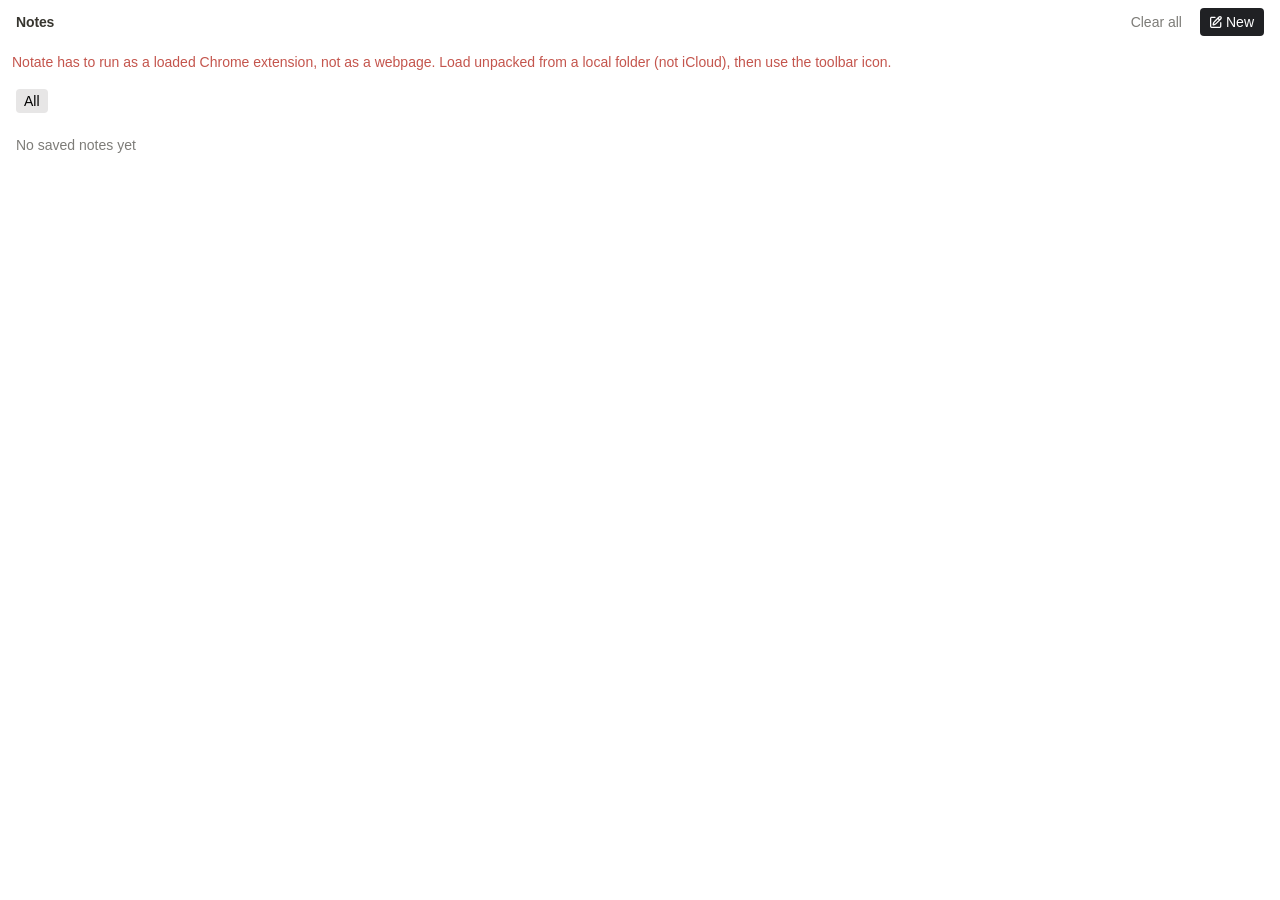
<file: index.html>
<!DOCTYPE html>
<html lang="en">
	<head>
		<meta charset="utf-8">
		<title>Notate</title>
		<link href="styles/reset.css" rel="stylesheet">
		<link href="styles/style.css" rel="stylesheet">
		<script defer src="scripts/url-match.js"></script>
		<script defer src="scripts/safe-storage.js"></script>
		<script defer src="scripts/note-meta.js"></script>
		<script defer src="scripts/icons.js"></script>
		<script defer src="scripts/confirm-dialog.js"></script>
		<script defer src="scripts/popup.js"></script>
		<script defer src="scripts/setup-sync.js"></script>
		<script defer src="scripts/pin-reminder.js"></script>
		<meta name="description" content="Annotate specific elements on live webpages. Keep what caught your attention, why it mattered, and the original context so you can return later.">
	</head>
	
	<body class="notate-popup">
		<div class="notate-pin-reminder" id="notate-pin-reminder" role="status" hidden>
			<div class="notate-pin-reminder-copy"><strong>Press <svg class="notate-pin-inline" viewBox="0 0 24 24" aria-label="pin"><g transform="rotate(45 12 12)"><path d="M9 3h6v3l-1 1v4l3 4H7l3-4V7L9 6Z M12 15v7"/></g></svg> to keep Notate in your&nbsp;bar</strong><p>Access your notes from any tab.</p><button type="button" id="dismiss-pin-reminder">Not now</button></div>
			<svg class="notate-pin-reminder-arrow" viewBox="0 0 24 24" aria-hidden="true"><path d="M12 20V4m-6 6 6-6 6 6"/></svg>
		</div>
		<header class="popup-header">
			<h1 class="popup-header-title">Notes</h1>
			<button class="popup-clear-action" type="button" data-action="clear-all">Clear all</button>
			<button class="popup-header-action" data-action="start-annotating" type="button" aria-label="New note">
				<svg width="28" height="28" viewBox="0 0 28 28" fill="currentColor" xmlns="http://www.w3.org/2000/svg" aria-hidden="true">
				<path d="M3.72742e-06 21.793V7.67287C3.68474e-06 6.87388 -0.00130053 6.18396 0.0449256 5.61818C0.0925983 5.03506 0.198475 4.45279 0.484379 3.89162C0.910162 3.05594 1.58919 2.37607 2.42481 1.95021C2.98611 1.66422 3.56909 1.55842 4.15235 1.51076C4.71814 1.46453 5.40803 1.46584 6.20704 1.46584H11.7959C12.6242 1.46584 13.2957 2.13755 13.2959 2.96584C13.2959 3.79427 12.6243 4.46584 11.7959 4.46584H6.20704C5.35852 4.46584 4.81178 4.46706 4.39649 4.501C3.99895 4.5335 3.85503 4.58846 3.78711 4.62307C3.51593 4.76124 3.29544 4.98184 3.15723 5.25295C3.12261 5.32089 3.06766 5.46552 3.03516 5.8633C3.00126 6.27854 3 6.82462 3 7.67287V21.793C3 22.6415 3.00123 23.1882 3.03516 23.6035C3.06766 24.0011 3.12262 24.145 3.15723 24.2129C3.29542 24.4841 3.51588 24.7046 3.78711 24.8428C3.855 24.8774 3.99899 24.9324 4.39649 24.9649C4.81176 24.9988 5.35852 25 6.20704 25H20.3272C21.1754 25 21.7215 24.9988 22.1367 24.9649C22.534 24.9324 22.6782 24.8774 22.7461 24.8428H22.7471C23.0183 24.7045 23.2389 24.4839 23.377 24.2129C23.4116 24.1449 23.4665 24.0009 23.499 23.6035C23.533 23.1882 23.5342 22.6415 23.5342 21.793V15.4688C23.5342 14.6403 24.2058 13.9688 25.0342 13.9688C25.8625 13.9689 26.5342 14.6404 26.5342 15.4688V21.793C26.5342 22.592 26.5355 23.2819 26.4893 23.8477C26.4476 24.3581 26.3609 24.8678 26.1484 25.3633L26.0498 25.5752C25.6239 26.411 24.944 27.0899 24.1084 27.5156C23.5472 27.8016 22.9649 27.9074 22.3818 27.9551C21.816 28.0013 21.1262 28 20.3272 28H6.20704C5.40803 28 4.71816 28.0013 4.15235 27.9551C3.56906 27.9074 2.98614 27.8017 2.42481 27.5156C1.58937 27.0899 0.910156 26.4106 0.484379 25.5752C0.198394 25.0139 0.0925877 24.4309 0.0449256 23.8477C-0.00130114 23.2819 3.72742e-06 22.592 3.72742e-06 21.793ZM20.165 1.3008C21.8995 -0.433628 24.7118 -0.433572 26.4463 1.3008C28.181 3.03542 28.181 5.84841 26.4463 7.58303L16.3535 17.6758C15.2698 18.7597 14.6044 19.4322 13.833 19.9707C13.1702 20.4336 12.4555 20.8165 11.7041 21.1123C10.8287 21.457 9.90043 21.6392 8.39844 21.9424H8.39746L7.67969 22.0869C7.20216 22.1831 6.70767 22.0415 6.35352 21.7071C5.99932 21.3725 5.82955 20.8866 5.89844 20.4043L5.96875 19.916C6.20766 18.2438 6.34786 17.2102 6.6875 16.2344C6.97912 15.3965 7.37792 14.6001 7.87305 13.8643C8.4499 13.0071 9.19225 12.2746 10.3867 11.0801L20.165 1.3008ZM12.5078 13.2012C11.2328 14.4762 10.7396 14.9785 10.3623 15.5391C10.0109 16.0613 9.72834 16.6264 9.52149 17.2207C9.38422 17.6151 9.29374 18.032 9.18262 18.7139C9.84417 18.5699 10.236 18.4668 10.6055 18.3213C11.1391 18.1112 11.6456 17.8387 12.1152 17.5108H12.1162C12.6207 17.1586 13.0761 16.7112 14.2324 15.5547V15.5537L20.4531 9.33205L18.4141 7.29299L12.5078 13.2012ZM24.3252 3.42189C23.7623 2.85918 22.8491 2.85896 22.2861 3.42189L20.5352 5.17189L22.5742 7.21096L24.3252 5.46096C24.8882 4.89793 24.8883 3.98491 24.3252 3.42189Z" fill="currentColor"/>
				</svg>
				New
			</button>
		</header>
		<div id="notate-start-reminder" class="notate-pin-reminder" role="status" hidden>
			<div class="notate-pin-reminder-copy"><strong>Click New to add your first&nbsp;note</strong><p>Choose an element on the page to annotate.</p><button type="button" id="notate-start-dismiss">Not now</button></div>
			<svg class="notate-pin-reminder-arrow" viewBox="0 0 24 24" aria-hidden="true"><path d="M12 20V4m-6 6 6-6 6 6"/></svg>
		</div>


		<main>
			<section class="popup-section">
				<nav class="popup-group-tabs" aria-label="Folders" hidden>
					<menu id="group-tabs"></menu>
				</nav>

				<!-- list generated by js like arena blocks -->
				<ul id="annotation-pages" class="annotation-pages"></ul>
			</section>
		</main>


		<menu id="annotation-context-menu" hidden aria-label="Note actions">
			<li><button type="button" data-action="delete-annotation">Delete</button></li>
		</menu>

		<menu id="group-tab-menu" hidden>
			<li>
				<button type="button" data-action="edit-group">Edit</button>
			</li>
			<li>
				<button type="button" data-action="delete-group">Delete</button>
			</li>
		</menu>

		<dialog id="group-edit-dialog" aria-labelledby="folder-dialog-title">
			<h2 id="folder-dialog-title">Edit folder</h2>
			<form method="dialog">
				<input name="group-name" placeholder="Folder name" aria-label="Folder name" autocomplete="off">
				<fieldset>
					<legend>Color</legend>
					<label data-color="yellow">
						<input type="radio" name="group-color" value="yellow" aria-label="Yellow" checked>
					</label>
					<label data-color="mint">
						<input type="radio" name="group-color" value="mint" aria-label="Mint">
					</label>
					<label data-color="sky">
						<input type="radio" name="group-color" value="sky" aria-label="Sky">
					</label>
					<label data-color="peach">
						<input type="radio" name="group-color" value="peach" aria-label="Peach">
					</label>
					<label data-color="lilac">
						<input type="radio" name="group-color" value="lilac" aria-label="Lilac">
					</label>
					<label data-color="rose">
						<input type="radio" name="group-color" value="rose" aria-label="Rose">
					</label>
				</fieldset>
				<menu>
					<li>
						<button type="submit" value="cancel">Cancel</button>
					</li>
					<li>
						<button type="submit" value="save">Save</button>
					</li>
				</menu>
			</form>
		</dialog>
	</body>
</html>
</file>
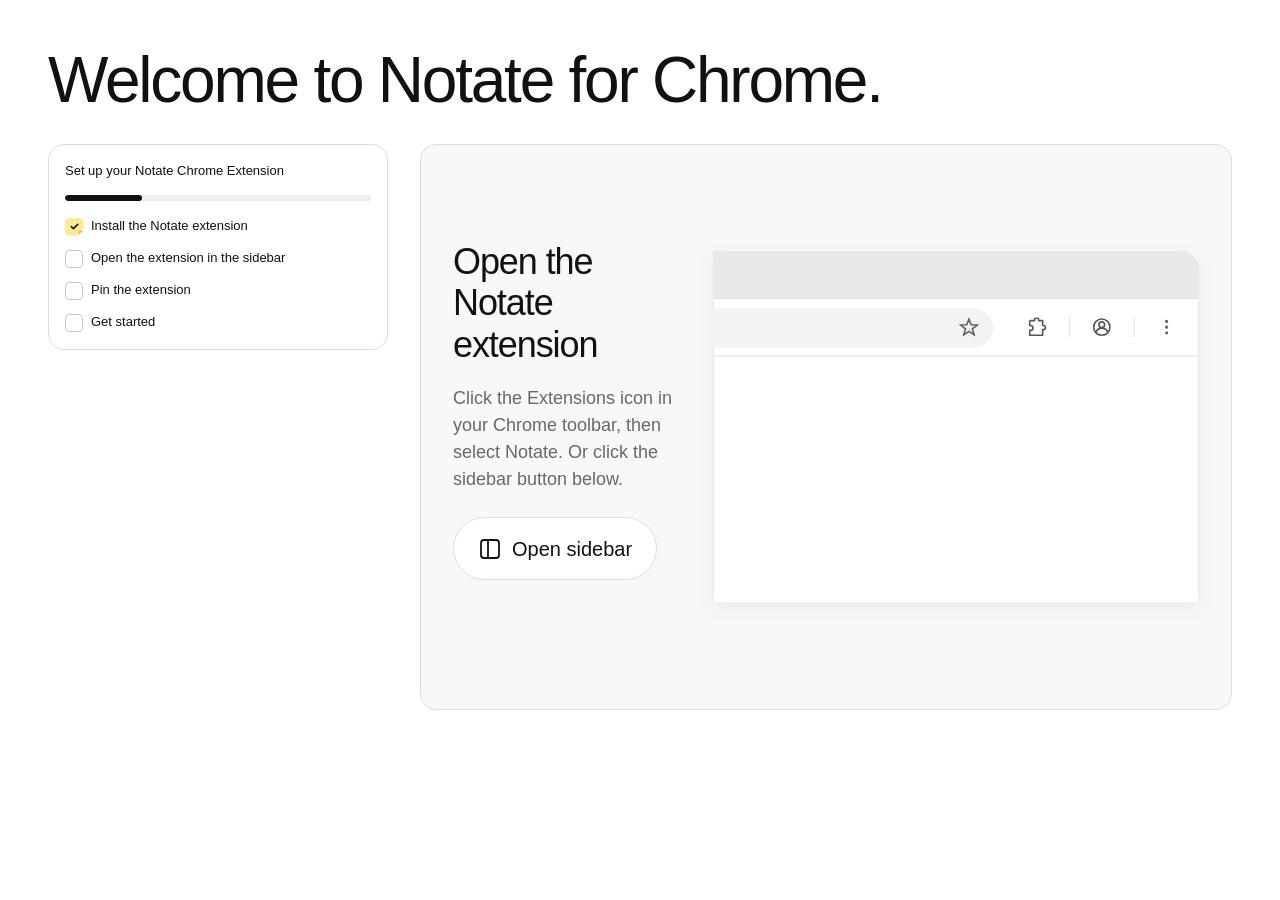
<file: welcome.html>
<!doctype html>
<html lang="en"><head><meta charset="utf-8"><meta name="viewport" content="width=device-width,initial-scale=1"><title>Welcome to Notate</title><link rel="icon" href="images/icon-32.png"><link rel="stylesheet" href="styles/welcome.css?v=20260920-fit"><script defer src="scripts/setup-sync.js"></script><script defer src="scripts/welcome.js"></script></head>
<body><svg xmlns="http://www.w3.org/2000/svg" style="display:none"><defs>
<symbol id="puzzle" viewBox="0 0 24 24"><path d="M4 4h5V3a2.5 2.5 0 0 1 5 0v1h5v6h1a2.5 2.5 0 0 1 0 5h-1v7H3v-6h1a3 3 0 0 0 0-6H3V5a1 1 0 0 1 1-1Z"/></symbol>
<symbol id="star" viewBox="0 0 24 24"><path d="m12 2 2.7 7.1 7.6.3-6 4.7 2.1 7.3-6.4-4.2-6.4 4.2 2.1-7.3-6-4.7 7.6-.3Z" stroke-linejoin="miter"/></symbol>
<symbol id="profile" viewBox="0 0 24 24"><circle cx="12" cy="12" r="10"/><circle cx="12" cy="9" r="3.5"/><path d="M4.5 18.5a8 8 0 0 1 15 0"/></symbol>
<symbol id="more" viewBox="0 0 24 24"><path d="M12 5h.01M12 12h.01M12 19h.01" stroke-width="4"/></symbol>
<symbol id="pin" viewBox="0 0 24 24"><g transform="rotate(45 12 12)"><path d="M9 3h6a1 1 0 0 1 1 1v1q0 1-1 1v4q0 1 1 2l2 2q1 2-1 2H7q-2 0-1-2l2-2q1-1 1-2V6Q8 6 8 5V4a1 1 0 0 1 1-1Z"/><path d="M12 16v6"/></g></symbol>
<symbol id="sidebar" viewBox="0 0 24 24"><rect x="3" y="3" width="18" height="18" rx="3"/><path d="M10 3v18"/></symbol>
</defs></svg><main><h1>Welcome to Notate for Chrome.</h1><section class="getting-started" id="getting-started"><nav class="gs-nav" aria-label="Set up Notate"><h2>Set up your Notate Chrome Extension</h2><progress id="setup-progress" max="4" value="1" aria-label="Setup progress"></progress><ol class="gs-steps"><li><button type="button" class="gs-step" data-gs-step="0"><span class="gs-step-mark" aria-hidden="true"><svg viewBox="0 0 16 16"><path d="m4.5 8 2.3 2.3 4.7-4.6"/></svg></span><span>Install the Notate extension</span></button></li><li><button type="button" class="gs-step" data-gs-step="1"><span class="gs-step-mark" aria-hidden="true"><svg viewBox="0 0 16 16"><path d="m4.5 8 2.3 2.3 4.7-4.6"/></svg></span><span>Open the extension in the sidebar</span></button></li><li><button type="button" class="gs-step" data-gs-step="2"><span class="gs-step-mark" aria-hidden="true"><svg viewBox="0 0 16 16"><path d="m4.5 8 2.3 2.3 4.7-4.6"/></svg></span><span>Pin the extension</span></button></li><li><button type="button" class="gs-step" data-gs-step="3"><span class="gs-step-mark" aria-hidden="true"><svg viewBox="0 0 16 16"><path d="m4.5 8 2.3 2.3 4.7-4.6"/></svg></span><span>Get started</span></button></li></ol></nav><div class="gs-stage"><article class="gs-panel" data-gs-panel="0" hidden><figure class="gs-graphic" aria-label="Illustrated Notate Chrome Web Store listing with Add to Chrome"><svg class="gs-svg" viewBox="0 0 600 435" xmlns="http://www.w3.org/2000/svg" role="img" aria-labelledby="store-preview-title"><title id="store-preview-title">Notate in the Chrome Web Store — installation preview</title>
<defs><clipPath id="store-preview-clip"><rect x="1" y="1" width="598" height="433" rx="18"/></clipPath></defs>
<rect x="1" y="1" width="598" height="433" rx="18" fill="#fff" stroke="#e1e1e1"/>
<g clip-path="url(#store-preview-clip)">
<path d="M0 0h600v43H0z" fill="#f0f2f5"/><circle cx="18" cy="21" r="3" fill="#ccc"/><circle cx="29" cy="21" r="3" fill="#ccc"/><circle cx="40" cy="21" r="3" fill="#ccc"/>
<rect x="61" y="10" width="469" height="23" rx="12" fill="#fff"/><text x="78" y="25" font-size="10" fill="#686b70">chromewebstore.google.com</text>
<path d="M21 62h18v15H21z" fill="#ddd"/><path d="M25 62v-3h10v3" fill="none" stroke="#ddd" stroke-width="2"/><path d="M22 76a8 8 0 0 1 16 0" fill="#ea4335"/><path d="M22 76a8 8 0 0 1 4-7l4 7" fill="#34a853"/><path d="M30 76h8a8 8 0 0 0-4-7" fill="#fbbc04"/><circle cx="30" cy="76" r="3.5" fill="#4285f4" stroke="white"/>
<text x="47" y="75" font-size="12" fill="#45474a">chrome web store</text>
<rect x="320" y="56" width="257" height="28" rx="6" fill="#f0f3f9"/><circle cx="337" cy="69" r="4" fill="none" stroke="#6b6e73" stroke-width="1.5"/><path d="m340 72 4 4" stroke="#6b6e73" stroke-width="1.5"/><text x="353" y="74" font-size="10" fill="#777">Search extensions and themes</text>
<text x="22" y="104" font-size="10" fill="#666">Discover</text><text x="85" y="104" font-size="10" fill="#0b57d0">Extensions</text><text x="160" y="104" font-size="10" fill="#666">Themes</text><path d="M85 113h50" stroke="#0b57d0" stroke-width="2" stroke-linecap="round"/>
<image href="images/icon-128.png" x="42" y="137" width="43" height="43"/>
<text x="99" y="155" font-size="25" font-weight="600" fill="#202124">Notate</text><text x="99" y="177" font-size="12" fill="#5f6368">Annotate live webpages</text>
<rect class="gs-store-btn" x="436" y="141" width="124" height="33" rx="17" fill="#0b57d0"/><text x="498" y="162" text-anchor="middle" font-size="12" font-weight="500" fill="#fff">Add to Chrome</text>
<svg class="gs-store-pointer" x="492" y="154" width="26" height="26" viewBox="0 0 28 28" aria-hidden="true"><path d="M6 4v17.5l4.2-4.1 2.6 6.2 2.6-1.1-2.6-6.2H20.5Z" fill="#202124" stroke="#fff" stroke-width="1.4" stroke-linejoin="round"/></svg>
<text x="43" y="206" font-size="11" fill="#0b57d0">Sooim Kang</text><rect x="42" y="219" width="67" height="24" rx="5" fill="#f0f3f9"/><text x="52" y="235" font-size="10" fill="#5f6368">Extension</text>
<rect x="26" y="266" width="268" height="145" rx="6" fill="#f0f0f0"/><text x="160" y="290" text-anchor="middle" font-size="13" font-weight="500" fill="#202124">Your thoughts, right on the page.</text>
<g transform="translate(16 30) scale(.9)"><rect x="43" y="309" width="155" height="103" rx="5" fill="#fff" stroke="#dedede"/><text x="54" y="329" font-size="8" fill="#888">sooimkang.com</text><rect x="50" y="335" width="88" height="21" rx="2" fill="#BCE5FE" fill-opacity=".18" stroke="#9dcbe5" stroke-width="1"/><text x="54" y="350" font-size="13" fill="#37352f">Sooim Kang</text><path d="M54 361h101m-101 10h77" stroke="#ececec" stroke-width="3"/>
<g class="gs-motion-note-appear" transform="translate(0 -8)"><path d="M143 345h130v55l-10 10H143z" fill="#BCE5FE" stroke="#9dcbe5"/><text x="154" y="365" font-size="10" fill="#37352f"><tspan>Give this headline</tspan><tspan x="154" dy="15">more breathing room.</tspan></text><path d="M263 410v-10h10" fill="#9fc7df"/></g>
<svg class="gs-motion-pencil-preview" x="112" y="330" width="26" height="26" viewBox="0 0 32 32" aria-hidden="true"><path d="M5 26l2-8L21 4a3 3 0 0 1 4 0l3 3a3 3 0 0 1 0 4L14 25l-9 2Z" fill="#202124" stroke="white" stroke-width="1" stroke-linejoin="round"/><path d="m8 18 6 6M20 6l6 6M6 25l4-1" fill="none" stroke="white" stroke-width="1"/></svg>
</g><rect x="306" y="266" width="268" height="145" rx="6" fill="#f0f0f0"/><text x="440" y="290" text-anchor="middle" font-size="13" font-weight="500" fill="#202124">Return to every idea.</text>
<g transform="translate(44 30) scale(.9)"><rect x="352" y="306" width="186" height="108" rx="6" fill="#fff" stroke="#dedede"/><image href="images/icon-32.png" x="363" y="316" width="12" height="12"/><text x="382" y="326" font-size="10" font-weight="500" fill="#37352f">Notate</text><text x="365" y="346" font-size="10" font-weight="600" fill="#37352f">Notes</text><rect x="477" y="334" width="45" height="20" rx="4" fill="#BCE5FE"/><text x="485" y="348" font-size="9" fill="#37352f">Design</text><text x="365" y="375" font-size="10" fill="#37352f">Sooim Kang · Portfolio</text><rect class="gs-motion-library-hover" x="365" y="381" width="163" height="23" rx="4" fill="#37352f" fill-opacity=".08" opacity="0"/><text x="374" y="394" font-size="9" fill="#888">Give this headline more…</text><rect x="515" y="386" width="7" height="7" rx="1.5" fill="#BCE5FE"/>
<svg class="gs-motion-pointer" x="430" y="388" width="24" height="24" viewBox="0 0 28 28" aria-hidden="true"><path d="M6 4v17.5l4.2-4.1 2.6 6.2 2.6-1.1-2.6-6.2H20.5Z" fill="#202124" stroke="#fff" stroke-width="1.4" stroke-linejoin="round"/></svg>
</g></g></svg></figure><div class="gs-copy"><h3>Notate is installed</h3><p>You’re ready to annotate live webpages. Open Notate to get started.</p><button class="gs-cta" data-action="gs-next">Continue</button></div></article><article class="gs-panel" data-gs-panel="1" hidden><figure class="gs-graphic"><svg class="gs-svg" viewBox="0 0 600 435" xmlns="http://www.w3.org/2000/svg" aria-hidden="true">
<defs><filter id="shadow-open"><feDropShadow dx="0" dy="7" stdDeviation="6" flood-opacity=".1"/></filter></defs>
<path d="M0 0h570q30 0 30 30v405H0z" fill="#fff" stroke="#e5e5e5" stroke-width="2"/>
<path d="M0 0h570q30 0 30 30v30H0" fill="#e8e8e8"/>
<path d="M0 130h600" stroke="#e7e7e7" stroke-width="2"/>
<path d="M0 71h322a24 24 0 0 1 0 48H0" fill="#f3f3f3"/>
<use class="gs-toolbar-icon" href="#star" x="304" y="82" width="24" height="24" fill="none" stroke="#606060" stroke-width="2" stroke-linecap="round" stroke-linejoin="round"/><use class="gs-toolbar-icon" href="#puzzle" x="388" y="82" width="24" height="24" fill="none" stroke="#555" stroke-width="2" stroke-linecap="round" stroke-linejoin="round"/><circle class="gs-open-fill" cx="400" cy="94" r="21" fill="#008bff"/><use class="gs-open-icon-on gs-toolbar-icon" href="#puzzle" x="388" y="82" width="24" height="24" fill="none" stroke="#fff" stroke-width="2" stroke-linecap="round" stroke-linejoin="round"/><use class="gs-toolbar-icon" href="#profile" x="468" y="82" width="24" height="24" fill="none" stroke="#555" stroke-width="2" stroke-linecap="round" stroke-linejoin="round"/><use class="gs-toolbar-icon" href="#more" x="548" y="82" width="24" height="24" fill="none" stroke="#666" stroke-width="2" stroke-linecap="round" stroke-linejoin="round"/><path d="M440 81v26m80-26v26" stroke="#ddd" stroke-width="1"/><svg class="gs-open-pointer" x="404" y="100" width="28" height="28" viewBox="0 0 28 28" aria-hidden="true"><path d="M6 4v17.5l4.2-4.1 2.6 6.2 2.6-1.1-2.6-6.2H20.5Z" fill="#202124" stroke="#fff" stroke-width="1.4" stroke-linejoin="round"/></svg><g class="gs-motion-menu-open"><rect x="245" y="140" width="280" height="253" rx="25" fill="white" stroke="#e5e5e5" stroke-width="1.5" filter="url(#shadow-open)"/>
<text x="269" y="183" fill="#999" font-size="18">Extensions</text>
<image href="images/icon-128.png" x="272" y="212" width="23" height="23"/>
<text x="302" y="229" font-size="19" fill="#252525">Notate</text>
<use href="#pin" x="459" y="212" width="20" height="20" fill="none" stroke="#333" stroke-width="1.8" stroke-linejoin="round"/>
<g fill="#333"><circle cx="496" cy="216" r="1.4"/><circle cx="496" cy="222" r="1.4"/><circle cx="496" cy="228" r="1.4"/></g>
<g fill="#f3f3f3"><rect x="273" y="257" width="224" height="21" rx="11"/><rect x="273" y="301" width="224" height="21" rx="11"/><rect x="273" y="345" width="224" height="21" rx="11"/></g></g></svg></figure><div class="gs-copy"><h3>Open the Notate extension</h3><p>Click the Extensions icon in your Chrome toolbar, then select Notate. Or click the sidebar button below.</p><button class="gs-cta" id="open-sidebar"><svg viewBox="0 0 24 24" aria-hidden="true"><use href="#sidebar"/></svg>Open sidebar</button></div></article><article class="gs-panel" data-gs-panel="2" hidden><figure class="gs-graphic"><svg class="gs-svg" viewBox="0 0 600 435" xmlns="http://www.w3.org/2000/svg" aria-hidden="true">
<defs><filter id="shadow-pin"><feDropShadow dx="0" dy="7" stdDeviation="6" flood-opacity=".1"/></filter></defs>
<path d="M0 0h570q30 0 30 30v405H0z" fill="#fff" stroke="#e5e5e5" stroke-width="2"/>
<path d="M0 0h570q30 0 30 30v30H0" fill="#e8e8e8"/>
<path d="M0 130h600" stroke="#e7e7e7" stroke-width="2"/>
<path d="M0 71h274a24 24 0 0 1 0 48H0" fill="#f3f3f3"/>
<image class="gs-pinned-toolbar-icon" href="images/icon-32.png" x="328" y="82" width="24" height="24"/><circle cx="400" cy="94" r="25" fill="#f3f3f3"/><use class="gs-toolbar-icon" href="#star" x="256" y="82" width="24" height="24" fill="none" stroke="#606060" stroke-width="2" stroke-linecap="round" stroke-linejoin="round"/><use class="gs-toolbar-icon" href="#puzzle" x="388" y="82" width="24" height="24" fill="none" stroke="#555" stroke-width="2" stroke-linecap="round" stroke-linejoin="round"/><use class="gs-toolbar-icon" href="#profile" x="468" y="82" width="24" height="24" fill="none" stroke="#555" stroke-width="2" stroke-linecap="round" stroke-linejoin="round"/><use class="gs-toolbar-icon" href="#more" x="548" y="82" width="24" height="24" fill="none" stroke="#666" stroke-width="2" stroke-linecap="round" stroke-linejoin="round"/><path d="M440 81v26m80-26v26" stroke="#ddd" stroke-width="1"/><path d="M148 130v305" stroke="#e7e7e7" stroke-width="1.5"/>
<image href="images/icon-128.png" x="168" y="150" width="22" height="22"/>
<text x="198" y="169" font-size="20" font-weight="600" fill="#222">Notate</text>
<use href="#pin" x="505" y="147" width="28" height="28" fill="none" stroke="#222" stroke-width="1.8" stroke-linecap="round" stroke-linejoin="round"/><circle class="gs-pin-fill" cx="519" cy="161" r="21" fill="#008bff"/><use class="gs-pin-icon-on" href="#pin" x="505" y="147" width="28" height="28" fill="none" stroke="#fff" stroke-width="1.8" stroke-linecap="round" stroke-linejoin="round"/>
<svg class="gs-pin-pointer" x="514" y="158" width="28" height="28" viewBox="0 0 28 28" aria-hidden="true"><path d="M6 4v17.5l4.2-4.1 2.6 6.2 2.6-1.1-2.6-6.2H20.5Z" fill="#202124" stroke="#fff" stroke-width="1.4" stroke-linejoin="round"/></svg>
<path d="m568 156 10 10m0-10-10 10" fill="none" stroke="#222" stroke-width="2" stroke-linecap="round"/>
<text x="169" y="236" font-size="18" font-weight="600" fill="#37352f">Notes</text>
<text x="421" y="235" font-size="16" font-weight="500" fill="#83837f">Clear all</text>
<rect x="504" y="213" width="78" height="34" rx="5" fill="#202124"/><svg x="517" y="223" width="15" height="15" viewBox="0 0 28 28"><path d="M3.72742e-06 21.793V7.67287C3.68474e-06 6.87388 -0.00130053 6.18396 0.0449256 5.61818C0.0925983 5.03506 0.198475 4.45279 0.484379 3.89162C0.910162 3.05594 1.58919 2.37607 2.42481 1.95021C2.98611 1.66422 3.56909 1.55842 4.15235 1.51076C4.71814 1.46453 5.40803 1.46584 6.20704 1.46584H11.7959C12.6242 1.46584 13.2957 2.13755 13.2959 2.96584C13.2959 3.79427 12.6243 4.46584 11.7959 4.46584H6.20704C5.35852 4.46584 4.81178 4.46706 4.39649 4.501C3.99895 4.5335 3.85503 4.58846 3.78711 4.62307C3.51593 4.76124 3.29544 4.98184 3.15723 5.25295C3.12261 5.32089 3.06766 5.46552 3.03516 5.8633C3.00126 6.27854 3 6.82462 3 7.67287V21.793C3 22.6415 3.00123 23.1882 3.03516 23.6035C3.06766 24.0011 3.12262 24.145 3.15723 24.2129C3.29542 24.4841 3.51588 24.7046 3.78711 24.8428C3.855 24.8774 3.99899 24.9324 4.39649 24.9649C4.81176 24.9988 5.35852 25 6.20704 25H20.3272C21.1754 25 21.7215 24.9988 22.1367 24.9649C22.534 24.9324 22.6782 24.8774 22.7461 24.8428H22.7471C23.0183 24.7045 23.2389 24.4839 23.377 24.2129C23.4116 24.1449 23.4665 24.0009 23.499 23.6035C23.533 23.1882 23.5342 22.6415 23.5342 21.793V15.4688C23.5342 14.6403 24.2058 13.9688 25.0342 13.9688C25.8625 13.9689 26.5342 14.6404 26.5342 15.4688V21.793C26.5342 22.592 26.5355 23.2819 26.4893 23.8477C26.4476 24.3581 26.3609 24.8678 26.1484 25.3633L26.0498 25.5752C25.6239 26.411 24.944 27.0899 24.1084 27.5156C23.5472 27.8016 22.9649 27.9074 22.3818 27.9551C21.816 28.0013 21.1262 28 20.3272 28H6.20704C5.40803 28 4.71816 28.0013 4.15235 27.9551C3.56906 27.9074 2.98614 27.8017 2.42481 27.5156C1.58937 27.0899 0.910156 26.4106 0.484379 25.5752C0.198394 25.0139 0.0925877 24.4309 0.0449256 23.8477C-0.00130114 23.2819 3.72742e-06 22.592 3.72742e-06 21.793ZM20.165 1.3008C21.8995 -0.433628 24.7118 -0.433572 26.4463 1.3008C28.181 3.03542 28.181 5.84841 26.4463 7.58303L16.3535 17.6758C15.2698 18.7597 14.6044 19.4322 13.833 19.9707C13.1702 20.4336 12.4555 20.8165 11.7041 21.1123C10.8287 21.457 9.90043 21.6392 8.39844 21.9424H8.39746L7.67969 22.0869C7.20216 22.1831 6.70767 22.0415 6.35352 21.7071C5.99932 21.3725 5.82955 20.8866 5.89844 20.4043L5.96875 19.916C6.20766 18.2438 6.34786 17.2102 6.6875 16.2344C6.97912 15.3965 7.37792 14.6001 7.87305 13.8643C8.4499 13.0071 9.19225 12.2746 10.3867 11.0801L20.165 1.3008ZM12.5078 13.2012C11.2328 14.4762 10.7396 14.9785 10.3623 15.5391C10.0109 16.0613 9.72834 16.6264 9.52149 17.2207C9.38422 17.6151 9.29374 18.032 9.18262 18.7139C9.84417 18.5699 10.236 18.4668 10.6055 18.3213C11.1391 18.1112 11.6456 17.8387 12.1152 17.5108H12.1162C12.6207 17.1586 13.0761 16.7112 14.2324 15.5547V15.5537L20.4531 9.33205L18.4141 7.29299L12.5078 13.2012ZM24.3252 3.42189C23.7623 2.85918 22.8491 2.85896 22.2861 3.42189L20.5352 5.17189L22.5742 7.21096L24.3252 5.46096C24.8882 4.89793 24.8883 3.98491 24.3252 3.42189Z" fill="white"/></svg><text x="537" y="236" font-size="17" font-weight="500" fill="white">New</text>

</svg></figure><div class="gs-copy"><h3>Add Notate to your Chrome toolbar</h3><p>Pin the extension so you can open Notate quickly from any tab.</p></div></article><article class="gs-panel" data-gs-panel="3" hidden><div class="gs-carousel"><div class="gs-workflow-cards" id="workflow-cards" tabindex="0" aria-label="How to make and find notes"><section class="gs-workflow-card"><div class="gs-workflow-intro"><h4>Make a note</h4><p>Click New, choose something on the page, and write&nbsp;your&nbsp;thoughts.</p></div><svg xmlns="http://www.w3.org/2000/svg" class="gs-svg" viewBox="0 0 658 460" role="img" aria-label="Make a note: Click New, choose something on the page, and write your thoughts."><defs><filter id="workflow-shadow-0" x="-20%" y="-20%" width="140%" height="160%"><feDropShadow dx="0" dy="5" stdDeviation="6" flood-opacity=".09" /></filter></defs><g transform="translate(18 12)"><text class="gs-scene-label" x="148" y="20" text-anchor="middle" font-size="17" font-weight="600" fill="#37352f">Select an element</text><g transform="rotate(0 148 234)"><rect y="44" width="296" height="380" rx="14" fill="#fff" stroke="#dedede" />
<path d="M0 85h296" stroke="#e8e8e8" /><circle cx="17" cy="64" r="3" fill="#d4d4d4" /><circle cx="28" cy="64" r="3" fill="#d4d4d4" /><circle cx="39" cy="64" r="3" fill="#d4d4d4" />
<rect x="57" y="53" width="196" height="23" rx="11.5" fill="#f4f4f4" /><text x="155" y="69" text-anchor="middle" font-size="11" fill="#666">sooimkang.com</text><image href="images/icon-32.png" x="269" y="58" width="14" height="14" />
<text x="20" y="115" font-size="10" fill="#737373">Work</text><text x="62" y="115" font-size="10" fill="#737373">Explorations</text><text x="133" y="115" font-size="10" fill="#737373">About</text>
<text x="20" y="174" font-size="29" font-weight="500" letter-spacing="-1" fill="#252525">Sooim Kang</text><text x="20" y="206" font-size="23" fill="#777">Product Designer</text>
<path d="M20 238h223m-223 13h239m-239 13h173" stroke="#ededeb" stroke-width="5" />
<rect x="20" y="294" width="121" height="106" rx="5" fill="#f0efeb" /><rect x="154" y="294" width="121" height="106" rx="5" fill="#f0efeb" />
<rect class="gs-hover-preview gs-hover-image" x="20" y="294" width="121" height="106" rx="5" fill="#37352f" fill-opacity=".08" stroke="#898985" opacity="0"/><rect class="gs-hover-preview gs-hover-copy" x="15" y="229" width="249" height="42" rx="4" fill="#37352f" fill-opacity=".08" stroke="#898985" opacity="0"/>
<rect class="gs-motion-target" x="12" y="139" width="269" height="79" rx="4" fill="#37352f0c" stroke="#898985" stroke-width="1.5" />
<svg class="gs-motion-pencil" x="221" y="192" width="32" height="32" viewBox="0 0 32 32"><path d="M5 26l2-8L21 4a3 3 0 0 1 4 0l3 3a3 3 0 0 1 0 4L14 25l-9 2Z" fill="#202124" stroke="white" stroke-width="1" stroke-linejoin="round" /><path d="m8 18 6 6M20 6l6 6M6 25l4-1" fill="none" stroke="white" stroke-width="1" /></svg>
<g filter="url(#workflow-shadow-0)" transform="translate(0 -245)"><rect x="57" y="342" width="225" height="40" rx="8" fill="#fff" stroke="#e4e4e2" /><text x="69" y="367" font-size="12" fill="#777">Clear all</text><text x="132" y="367" font-size="12" fill="#37352f">Done</text><text x="166" y="367" font-size="10" fill="#858580">Esc</text><rect x="205" y="346" width="73" height="32" rx="4" fill="#202124" /><svg x="217" y="355" width="13" height="13" viewBox="0 0 28 28"><path d="M3.72742e-06 21.793V7.67287C3.68474e-06 6.87388 -0.00130053 6.18396 0.0449256 5.61818C0.0925983 5.03506 0.198475 4.45279 0.484379 3.89162C0.910162 3.05594 1.58919 2.37607 2.42481 1.95021C2.98611 1.66422 3.56909 1.55842 4.15235 1.51076C4.71814 1.46453 5.40803 1.46584 6.20704 1.46584H11.7959C12.6242 1.46584 13.2957 2.13755 13.2959 2.96584C13.2959 3.79427 12.6243 4.46584 11.7959 4.46584H6.20704C5.35852 4.46584 4.81178 4.46706 4.39649 4.501C3.99895 4.5335 3.85503 4.58846 3.78711 4.62307C3.51593 4.76124 3.29544 4.98184 3.15723 5.25295C3.12261 5.32089 3.06766 5.46552 3.03516 5.8633C3.00126 6.27854 3 6.82462 3 7.67287V21.793C3 22.6415 3.00123 23.1882 3.03516 23.6035C3.06766 24.0011 3.12262 24.145 3.15723 24.2129C3.29542 24.4841 3.51588 24.7046 3.78711 24.8428C3.855 24.8774 3.99899 24.9324 4.39649 24.9649C4.81176 24.9988 5.35852 25 6.20704 25H20.3272C21.1754 25 21.7215 24.9988 22.1367 24.9649C22.534 24.9324 22.6782 24.8774 22.7461 24.8428H22.7471C23.0183 24.7045 23.2389 24.4839 23.377 24.2129C23.4116 24.1449 23.4665 24.0009 23.499 23.6035C23.533 23.1882 23.5342 22.6415 23.5342 21.793V15.4688C23.5342 14.6403 24.2058 13.9688 25.0342 13.9688C25.8625 13.9689 26.5342 14.6404 26.5342 15.4688V21.793C26.5342 22.592 26.5355 23.2819 26.4893 23.8477C26.4476 24.3581 26.3609 24.8678 26.1484 25.3633L26.0498 25.5752C25.6239 26.411 24.944 27.0899 24.1084 27.5156C23.5472 27.8016 22.9649 27.9074 22.3818 27.9551C21.816 28.0013 21.1262 28 20.3272 28H6.20704C5.40803 28 4.71816 28.0013 4.15235 27.9551C3.56906 27.9074 2.98614 27.8017 2.42481 27.5156C1.58937 27.0899 0.910156 26.4106 0.484379 25.5752C0.198394 25.0139 0.0925877 24.4309 0.0449256 23.8477C-0.00130114 23.2819 3.72742e-06 22.592 3.72742e-06 21.793ZM20.165 1.3008C21.8995 -0.433628 24.7118 -0.433572 26.4463 1.3008C28.181 3.03542 28.181 5.84841 26.4463 7.58303L16.3535 17.6758C15.2698 18.7597 14.6044 19.4322 13.833 19.9707C13.1702 20.4336 12.4555 20.8165 11.7041 21.1123C10.8287 21.457 9.90043 21.6392 8.39844 21.9424H8.39746L7.67969 22.0869C7.20216 22.1831 6.70767 22.0415 6.35352 21.7071C5.99932 21.3725 5.82955 20.8866 5.89844 20.4043L5.96875 19.916C6.20766 18.2438 6.34786 17.2102 6.6875 16.2344C6.97912 15.3965 7.37792 14.6001 7.87305 13.8643C8.4499 13.0071 9.19225 12.2746 10.3867 11.0801L20.165 1.3008ZM12.5078 13.2012C11.2328 14.4762 10.7396 14.9785 10.3623 15.5391C10.0109 16.0613 9.72834 16.6264 9.52149 17.2207C9.38422 17.6151 9.29374 18.032 9.18262 18.7139C9.84417 18.5699 10.236 18.4668 10.6055 18.3213C11.1391 18.1112 11.6456 17.8387 12.1152 17.5108H12.1162C12.6207 17.1586 13.0761 16.7112 14.2324 15.5547V15.5537L20.4531 9.33205L18.4141 7.29299L12.5078 13.2012ZM24.3252 3.42189C23.7623 2.85918 22.8491 2.85896 22.2861 3.42189L20.5352 5.17189L22.5742 7.21096L24.3252 5.46096C24.8882 4.89793 24.8883 3.98491 24.3252 3.42189Z" fill="white" /></svg><text x="237" y="367" font-size="13" fill="white">New</text></g></g></g><g transform="translate(344 12)"><text class="gs-scene-label" x="148" y="20" text-anchor="middle" font-size="17" font-weight="600" fill="#37352f">Write your note</text><g transform="rotate(0 148 234)"><rect y="44" width="296" height="380" rx="14" fill="#fff" stroke="#dedede" />
<path d="M0 85h296" stroke="#e8e8e8" /><circle cx="17" cy="64" r="3" fill="#d4d4d4" /><circle cx="28" cy="64" r="3" fill="#d4d4d4" /><circle cx="39" cy="64" r="3" fill="#d4d4d4" />
<rect x="57" y="53" width="196" height="23" rx="11.5" fill="#f4f4f4" /><text x="155" y="69" text-anchor="middle" font-size="11" fill="#666">sooimkang.com</text><image href="images/icon-32.png" x="269" y="58" width="14" height="14" />
<text x="20" y="115" font-size="10" fill="#737373">Work</text><text x="62" y="115" font-size="10" fill="#737373">Explorations</text><text x="133" y="115" font-size="10" fill="#737373">About</text>
<text x="20" y="174" font-size="29" font-weight="500" letter-spacing="-1" fill="#252525">Sooim Kang</text><text x="20" y="206" font-size="23" fill="#777">Product Designer</text>
<path d="M20 238h223m-223 13h239m-239 13h173" stroke="#ededeb" stroke-width="5" />
<rect x="20" y="294" width="121" height="106" rx="5" fill="#f0efeb" /><rect x="154" y="294" width="121" height="106" rx="5" fill="#f0efeb" />
<rect x="12" y="139" width="269" height="79" rx="4" fill="#37352f" fill-opacity=".08" stroke="#898985" stroke-width="1.5" /><path d="M1 86h294v324q0 13-13 13H14q-13 0-13-13Z" fill="#000" fill-opacity=".24" /><g filter="url(#workflow-shadow-0)"><rect x="13" y="224" width="270" height="178" rx="8" fill="#F7F7F5" stroke="#37352f1a" />
<text class="gs-typed-note" x="29" y="252" font-size="16" fill="#37352f"><tspan>Give this headline a little</tspan><tspan x="29" dy="23">more breathing room.</tspan></text>
<path class="gs-typing-caret" d="M206 262v19" stroke="#37352f" stroke-width="1.5" stroke-linecap="round" />
<svg x="33" y="310" width="20" height="20" viewBox="0 0 24 24" fill="none" stroke="#37352f" stroke-width="2" stroke-linecap="round" stroke-linejoin="round" aria-hidden="true"><path d="M12 10v6"/><path d="M9 13h6"/><path d="M20 20a2 2 0 0 0 2-2V8a2 2 0 0 0-2-2h-7.9a2 2 0 0 1-1.69-.9L9.6 3.9A2 2 0 0 0 7.93 3H4a2 2 0 0 0-2 2v13a2 2 0 0 0 2 2Z"/></svg>
<text x="143" y="378" font-size="12" fill="#37352f">Cancel</text><rect x="194" y="358" width="73" height="31" rx="4" fill="#202124" /><text x="205" y="378" font-size="12" fill="#fff">Save</text><text x="239" y="377" font-size="10" fill="#fff">⌘ ↵</text></g></g></g></svg></section><section class="gs-workflow-card"><div class="gs-workflow-intro"><h4>Organize and return</h4><p>Create or choose a folder, then save your note. Folders&nbsp;are&nbsp;optional.</p></div><svg xmlns="http://www.w3.org/2000/svg" class="gs-svg" viewBox="0 0 658 460" role="img" aria-label="Organize and return: Create or choose a folder, then save your note. Folders are optional."><defs><filter id="workflow-shadow-1" x="-20%" y="-20%" width="140%" height="160%"><feDropShadow dx="0" dy="5" stdDeviation="6" flood-opacity=".09" /></filter></defs><g transform="translate(18 12)"><text class="gs-scene-label" x="148" y="20" text-anchor="middle" font-size="17" font-weight="600" fill="#37352f">Save to a folder</text><g transform="rotate(0 148 234)"><rect y="44" width="296" height="380" rx="14" fill="#fff" stroke="#dedede" />
<path d="M0 85h296" stroke="#e8e8e8" /><circle cx="17" cy="64" r="3" fill="#d4d4d4" /><circle cx="28" cy="64" r="3" fill="#d4d4d4" /><circle cx="39" cy="64" r="3" fill="#d4d4d4" />
<rect x="57" y="53" width="196" height="23" rx="11.5" fill="#f4f4f4" /><text x="155" y="69" text-anchor="middle" font-size="11" fill="#666">sooimkang.com</text><image href="images/icon-32.png" x="269" y="58" width="14" height="14" />
<text x="20" y="115" font-size="10" fill="#737373">Work</text><text x="62" y="115" font-size="10" fill="#737373">Explorations</text><text x="133" y="115" font-size="10" fill="#737373">About</text>
<text x="20" y="174" font-size="29" font-weight="500" letter-spacing="-1" fill="#252525">Sooim Kang</text><text x="20" y="206" font-size="23" fill="#777">Product Designer</text>
<path d="M20 238h223m-223 13h239m-239 13h173" stroke="#ededeb" stroke-width="5" />
<rect x="20" y="294" width="121" height="106" rx="5" fill="#f0efeb" /><rect x="154" y="294" width="121" height="106" rx="5" fill="#f0efeb" />
<rect class="gs-folder-target" x="12" y="139" width="269" height="79" rx="4" fill="#BCE5FE" fill-opacity=".18" stroke="#BCE5FE" stroke-width="2" />
<path d="M1 86h294v324q0 13-13 13H14q-13 0-13-13Z" fill="#000" fill-opacity=".24" /><g filter="url(#workflow-shadow-1)">
<!-- Layered states: the folder form above the note it will organize. -->
<rect class="gs-folder-note" x="17" y="249" width="255" height="157" rx="8" fill="#BCE5FE" stroke="#37352f18"/>
<text x="33" y="293" font-size="15" fill="#37352f"><tspan>Give this headline a little</tspan><tspan x="33" dy="21">more breathing room.</tspan></text>
<svg x="33" y="335" width="19" height="19" viewBox="0 0 24 24" fill="none" stroke="#37352f" stroke-width="2" stroke-linecap="round" stroke-linejoin="round"><path d="M12 10v6M9 13h6M20 20a2 2 0 0 0 2-2V8a2 2 0 0 0-2-2h-7.9a2 2 0 0 1-1.69-.9L9.6 3.9A2 2 0 0 0 7.93 3H4a2 2 0 0 0-2 2v13a2 2 0 0 0 2 2Z"/></svg>
<rect x="64" y="331" width="65" height="27" rx="6" fill="#e4f5ff"/><text x="75" y="349" font-size="12" fill="#37352f">Design</text>
<text x="130" y="389" font-size="12" fill="#37352f">Cancel</text><rect x="188" y="369" width="69" height="29" rx="4" fill="#202124"/><text x="198" y="389" font-size="12" fill="#fff">Save</text><text x="230" y="388" font-size="10" fill="#fff">⌘ ↵</text>
<path d="M42 325C12 310 18 282 34 267" fill="none" stroke="#37352f" stroke-width="1.3" stroke-linecap="round"/><path d="m27 269 8-3-1 8" fill="none" stroke="#37352f" stroke-width="1.3" stroke-linecap="round" stroke-linejoin="round"/>
<g class="gs-motion-reveal gs-motion-later" transform="rotate(1.5 163 197)"><rect x="49" y="117" width="231" height="153" rx="9" fill="#fff" stroke="#dedede"/>
<text x="64" y="140" font-size="13" font-weight="600" fill="#37352f">New folder</text>
<rect x="64" y="151" width="201" height="30" rx="4" fill="#f7f7f5" stroke="#e4e4e2"/><text class="gs-folder-typing" x="75" y="171" font-size="14" fill="#37352f">Design</text><path class="gs-folder-caret" d="M121 158v17" stroke="#37352f"/>
<text x="64" y="198" font-size="10" fill="#777">Color</text>
<rect x="64" y="205" width="20" height="20" rx="4" fill="#FFE992"/><rect x="97" y="205" width="20" height="20" rx="4" fill="#C6EAD1"/><rect class="gs-folder-color" x="130" y="205" width="20" height="20" rx="4" fill="#BCE5FE"/><rect class="gs-folder-selection" x="127" y="202" width="26" height="26" rx="7" fill="none" stroke="#111" stroke-width="2"/><rect x="163" y="205" width="20" height="20" rx="4" fill="#FFD5B5"/><rect x="196" y="205" width="20" height="20" rx="4" fill="#DDD0FA"/><rect x="229" y="205" width="20" height="20" rx="4" fill="#F8C8DA"/><text x="151" y="251" font-size="11" fill="#37352f">Cancel</text><rect x="210" y="234" width="55" height="26" rx="4" fill="#202124"/><text x="224" y="251" font-size="11" fill="#fff">Save</text><svg class="gs-folder-pointer" x="109" y="162" width="26" height="26" viewBox="0 0 28 28" aria-hidden="true"><path d="M6 4v17.5l4.2-4.1 2.6 6.2 2.6-1.1-2.6-6.2H20.5Z" fill="#202124" stroke="#fff" stroke-width="1.4" stroke-linejoin="round"/></svg></g></g></g></g><g transform="translate(344 12)"><text class="gs-scene-label" x="148" y="20" text-anchor="middle" font-size="17" font-weight="600" fill="#37352f">Find it anytime</text><g transform="rotate(0 148 234)"><rect y="44" width="296" height="380" rx="14" fill="#fff" stroke="#dedede" />
<image href="images/icon-32.png" x="17" y="59" width="17" height="17" /><text x="43" y="73" font-size="13" font-weight="500" fill="#37352f">Notate</text><path d="m272 63 8 8m0-8-8 8" stroke="#777" stroke-width="1.5" />
<text x="17" y="111" font-size="15" font-weight="600" fill="#37352f">Notes</text><text x="151" y="110" font-size="11" fill="#777">Clear all</text><rect x="216" y="91" width="63" height="29" rx="4" fill="#202124" /><svg x="225" y="100" width="12" height="12" viewBox="0 0 28 28"><path d="M3.72742e-06 21.793V7.67287C3.68474e-06 6.87388 -0.00130053 6.18396 0.0449256 5.61818C0.0925983 5.03506 0.198475 4.45279 0.484379 3.89162C0.910162 3.05594 1.58919 2.37607 2.42481 1.95021C2.98611 1.66422 3.56909 1.55842 4.15235 1.51076C4.71814 1.46453 5.40803 1.46584 6.20704 1.46584H11.7959C12.6242 1.46584 13.2957 2.13755 13.2959 2.96584C13.2959 3.79427 12.6243 4.46584 11.7959 4.46584H6.20704C5.35852 4.46584 4.81178 4.46706 4.39649 4.501C3.99895 4.5335 3.85503 4.58846 3.78711 4.62307C3.51593 4.76124 3.29544 4.98184 3.15723 5.25295C3.12261 5.32089 3.06766 5.46552 3.03516 5.8633C3.00126 6.27854 3 6.82462 3 7.67287V21.793C3 22.6415 3.00123 23.1882 3.03516 23.6035C3.06766 24.0011 3.12262 24.145 3.15723 24.2129C3.29542 24.4841 3.51588 24.7046 3.78711 24.8428C3.855 24.8774 3.99899 24.9324 4.39649 24.9649C4.81176 24.9988 5.35852 25 6.20704 25H20.3272C21.1754 25 21.7215 24.9988 22.1367 24.9649C22.534 24.9324 22.6782 24.8774 22.7461 24.8428H22.7471C23.0183 24.7045 23.2389 24.4839 23.377 24.2129C23.4116 24.1449 23.4665 24.0009 23.499 23.6035C23.533 23.1882 23.5342 22.6415 23.5342 21.793V15.4688C23.5342 14.6403 24.2058 13.9688 25.0342 13.9688C25.8625 13.9689 26.5342 14.6404 26.5342 15.4688V21.793C26.5342 22.592 26.5355 23.2819 26.4893 23.8477C26.4476 24.3581 26.3609 24.8678 26.1484 25.3633L26.0498 25.5752C25.6239 26.411 24.944 27.0899 24.1084 27.5156C23.5472 27.8016 22.9649 27.9074 22.3818 27.9551C21.816 28.0013 21.1262 28 20.3272 28H6.20704C5.40803 28 4.71816 28.0013 4.15235 27.9551C3.56906 27.9074 2.98614 27.8017 2.42481 27.5156C1.58937 27.0899 0.910156 26.4106 0.484379 25.5752C0.198394 25.0139 0.0925877 24.4309 0.0449256 23.8477C-0.00130114 23.2819 3.72742e-06 22.592 3.72742e-06 21.793ZM20.165 1.3008C21.8995 -0.433628 24.7118 -0.433572 26.4463 1.3008C28.181 3.03542 28.181 5.84841 26.4463 7.58303L16.3535 17.6758C15.2698 18.7597 14.6044 19.4322 13.833 19.9707C13.1702 20.4336 12.4555 20.8165 11.7041 21.1123C10.8287 21.457 9.90043 21.6392 8.39844 21.9424H8.39746L7.67969 22.0869C7.20216 22.1831 6.70767 22.0415 6.35352 21.7071C5.99932 21.3725 5.82955 20.8866 5.89844 20.4043L5.96875 19.916C6.20766 18.2438 6.34786 17.2102 6.6875 16.2344C6.97912 15.3965 7.37792 14.6001 7.87305 13.8643C8.4499 13.0071 9.19225 12.2746 10.3867 11.0801L20.165 1.3008ZM12.5078 13.2012C11.2328 14.4762 10.7396 14.9785 10.3623 15.5391C10.0109 16.0613 9.72834 16.6264 9.52149 17.2207C9.38422 17.6151 9.29374 18.032 9.18262 18.7139C9.84417 18.5699 10.236 18.4668 10.6055 18.3213C11.1391 18.1112 11.6456 17.8387 12.1152 17.5108H12.1162C12.6207 17.1586 13.0761 16.7112 14.2324 15.5547V15.5537L20.4531 9.33205L18.4141 7.29299L12.5078 13.2012ZM24.3252 3.42189C23.7623 2.85918 22.8491 2.85896 22.2861 3.42189L20.5352 5.17189L22.5742 7.21096L24.3252 5.46096C24.8882 4.89793 24.8883 3.98491 24.3252 3.42189Z" fill="white" /></svg><text x="242" y="110" font-size="12" fill="#fff">New</text>
<text x="25" y="150" font-size="12" fill="#a0a09e">All</text><rect x="60" y="133" width="68" height="27" rx="6" fill="#BCE5FE" /><text x="73" y="151" font-size="12" fill="#37352f">Design</text>
<g fill="none" stroke="#91918e" stroke-width="1.2"><circle cx="25" cy="193" r="6" /><ellipse cx="25" cy="193" rx="2.6" ry="6" /><path d="M19 193h12" /></g>
<text x="42" y="198" font-size="13" fill="#37352f">Sooim Kang · Portfolio</text>
<g class="gs-find-toggle">
<rect class="gs-find-toggle-hover" x="232" y="181" width="46" height="26" rx="6" fill="#f0f0ee" opacity="0"/>
<text x="244" y="198" font-size="12" fill="#83837f">1</text>
<path class="gs-find-chevron" d="m262 192 3 3 3-3" fill="none" stroke="#83837f" stroke-width="1.2" stroke-linecap="round" stroke-linejoin="round"/>
</g>
<g class="gs-find-annotation">
<rect class="gs-saved-note-hover" x="34" y="207" width="237" height="28" rx="4" fill="#37352f" fill-opacity=".08" opacity="0"/><text x="42" y="225" font-size="12" fill="#83837f">Give this headline a little more…</text><rect x="249" y="215" width="10" height="10" rx="2" fill="#BCE5FE" />
</g>
<svg class="gs-find-pointer" x="248" y="184" width="28" height="28" viewBox="0 0 28 28" aria-hidden="true"><path d="M6 4v17.5l4.2-4.1 2.6 6.2 2.6-1.1-2.6-6.2H20.5Z" fill="#202124" stroke="#fff" stroke-width="1.4" stroke-linejoin="round"/></svg>
</g></g></svg></section></div><div class="gs-carousel-dots" aria-label="Choose a guide"><button type="button" aria-label="Make a note" aria-pressed="true" data-workflow-slide="0"></button><button type="button" aria-label="Organize and return" aria-pressed="false" data-workflow-slide="1"></button></div></div><div class="gs-copy"><h3>Leave your first note</h3><p>Click New, select an element, and save your first note. Get started on sooimkang.com—your note will stay in your sidebar.</p><button class="gs-cta" id="get-started">Get started</button></div></article></div></section></main><dialog id="practice" aria-labelledby="practice-title">
<header class="practice-header"><h2 id="practice-title">Leave your first note</h2><button id="practice-close" aria-label="Close practice">×</button></header>
<p class="practice-instruction" id="practice-instruction" role="status">Click New, then select the headline below.</p>
<div class="practice-toolbar"><span>Practice · notes stay in this demo</span><button id="practice-new">New</button></div>
<article class="practice-page"><p class="practice-eyebrow">SOOIM KANG / PRODUCT DESIGNER</p><button id="practice-target" disabled>Sooim Kang<br> Product Designer</button><p>Explore product design projects by Sooim Kang, including Notate.</p><div class="practice-art" aria-hidden="true"><div></div><div></div><div></div></div>
<form id="practice-composer" hidden><label for="practice-text">Your note</label><textarea id="practice-text" placeholder="Try: Give this headline a little more breathing room." required maxlength="2000"></textarea><footer><button type="button" id="practice-cancel">Cancel</button><button type="submit">Save</button></footer></form>
<button id="practice-note" hidden aria-label="Edit your practice note"></button></article>
<footer class="practice-footer"><p id="practice-help">A simplified practice example based on sooimkang.com.</p><button id="practice-done" hidden>Done</button></footer>
</dialog></body></html>
</file>
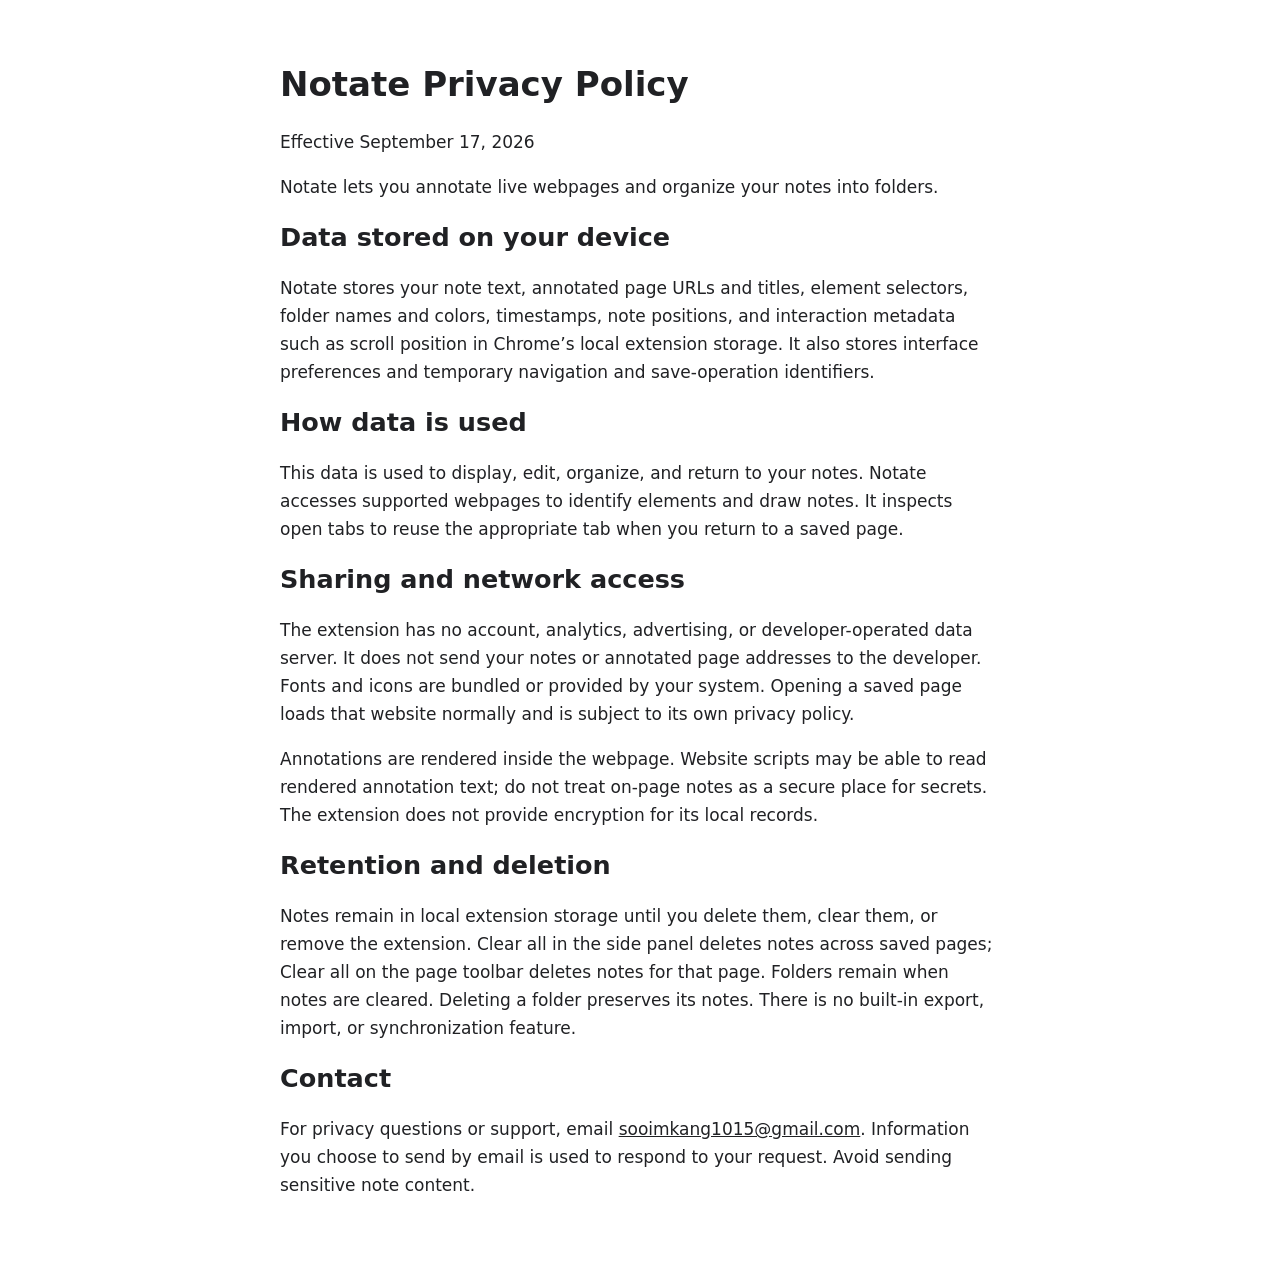
<file: store/privacy-policy.html>
<!doctype html><html lang="en"><meta charset="utf-8"><meta name="viewport" content="width=device-width, initial-scale=1"><title>Notate Privacy Policy</title><style>body{font:17px/1.65 system-ui;max-width:720px;margin:64px auto;padding:0 24px;color:#202124}h1,h2{line-height:1.2}a{color:inherit}</style><h1>Notate Privacy Policy</h1><p>Effective September 17, 2026</p><p>Notate lets you annotate live webpages and organize your notes into folders.</p><h2>Data stored on your device</h2><p>Notate stores your note text, annotated page URLs and titles, element selectors, folder names and colors, timestamps, note positions, and interaction metadata such as scroll position in Chrome’s local extension storage. It also stores interface preferences and temporary navigation and save-operation identifiers.</p><h2>How data is used</h2><p>This data is used to display, edit, organize, and return to your notes. Notate accesses supported webpages to identify elements and draw notes. It inspects open tabs to reuse the appropriate tab when you return to a saved page.</p><h2>Sharing and network access</h2><p>The extension has no account, analytics, advertising, or developer-operated data server. It does not send your notes or annotated page addresses to the developer. Fonts and icons are bundled or provided by your system. Opening a saved page loads that website normally and is subject to its own privacy policy.</p><p>Annotations are rendered inside the webpage. Website scripts may be able to read rendered annotation text; do not treat on-page notes as a secure place for secrets. The extension does not provide encryption for its local records.</p><h2>Retention and deletion</h2><p>Notes remain in local extension storage until you delete them, clear them, or remove the extension. Clear all in the side panel deletes notes across saved pages; Clear all on the page toolbar deletes notes for that page. Folders remain when notes are cleared. Deleting a folder preserves its notes. There is no built-in export, import, or synchronization feature.</p><h2>Contact</h2><p>For privacy questions or support, email <a href="mailto:sooimkang1015@gmail.com">sooimkang1015@gmail.com</a>. Information you choose to send by email is used to respond to your request. Avoid sending sensitive note content.</p></html>
</file>
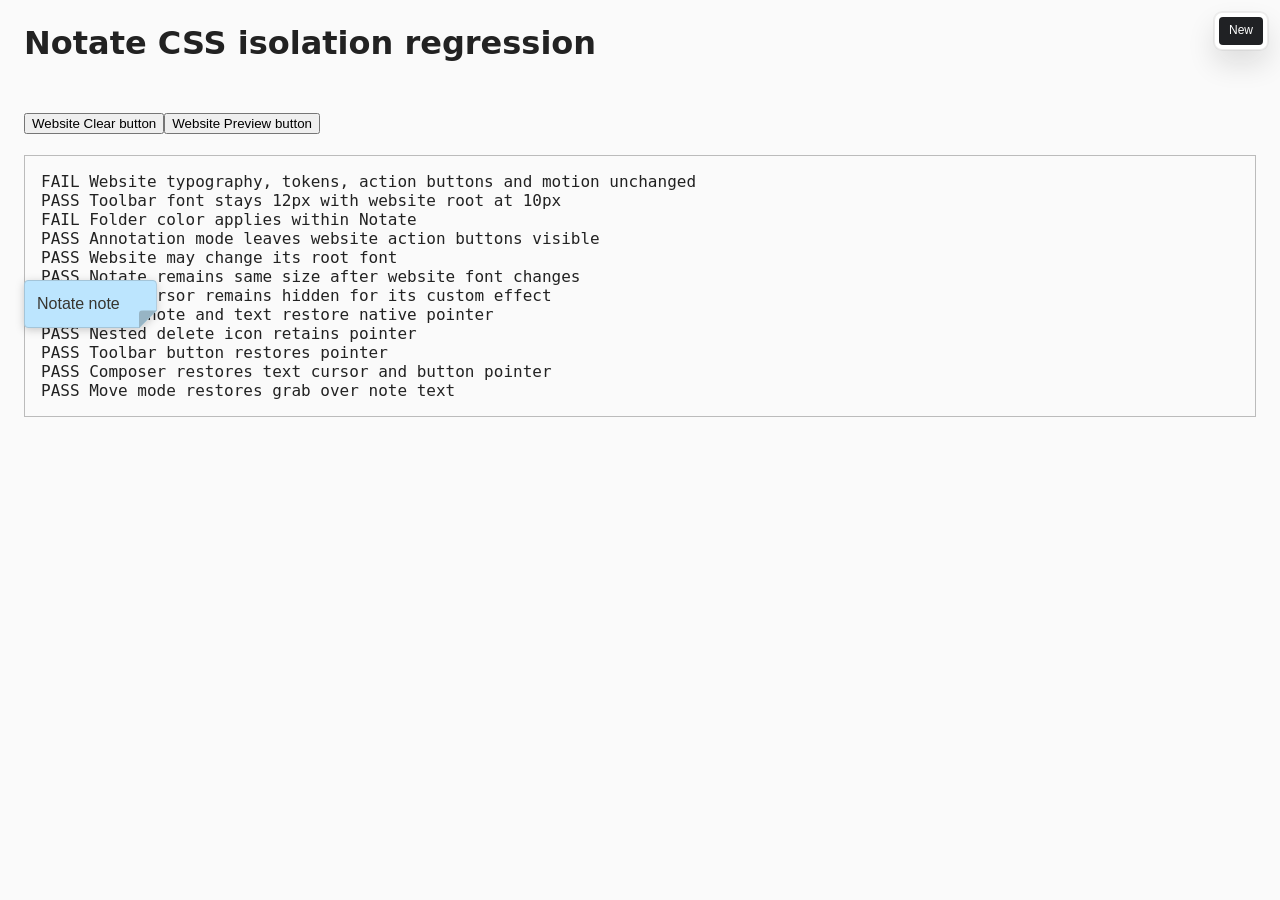
<file: tools/css-isolation.html>
<!doctype html>
<html class="is-annotating is-previewing"><meta charset="utf-8">
<title>Notate CSS isolation check</title>
<style>
* { cursor:none !important; }
html { font-size:10px; --color-primary:magenta; --note-bg:lime; --duration-md:7s; }
body { font:16px system-ui; margin:24px; background:#fafafa; color:#222; }
#host { font-size:2rem; transition:opacity 3s; animation:host-pulse 9s linear infinite; }
@keyframes host-pulse { from { opacity:.99 } to { opacity:1 } }
#results { white-space:pre-wrap; padding:16px; border:1px solid #bbb; }
</style>
<h1>Notate CSS isolation regression</h1>
<div id="host" data-color="sky"><button data-action="clear">Website Clear button</button><button data-action="preview">Website Preview button</button></div>
<pre id="results">Checking…</pre>
<aside id="notate-toolbar"><menu class="notate-toolbar-group"><li><button class="notate-toolbar-button" data-action="edit">New</button></li></menu></aside>
<div id="notate-layer"><aside class="notate-note" data-color="sky" style="top:280px;left:24px"><p>Notate note</p><button class="notate-delete"><svg width="12" height="12"><path d="M0 0L12 12"/></svg></button></aside></div>
<dialog id="notate-modal"><textarea></textarea><button><span>Save</span></button></dialog>
<script>
const snapshot = () => {
 const root=getComputedStyle(document.documentElement), host=getComputedStyle(document.querySelector('#host'))
 return JSON.stringify({root:root.fontSize,primary:root.getPropertyValue('--color-primary'),note:host.getPropertyValue('--note-bg'),font:host.fontSize,transition:host.transitionDuration,animation:host.animationDuration,buttons:[...document.querySelectorAll('#host button')].map(b=>getComputedStyle(b).display)})
}
const before=snapshot()
const link=document.createElement('link');link.rel='stylesheet';link.href='../styles/webpage.css'
link.onload=()=>setTimeout(()=>{
 const lines=[], check=(label,ok)=>lines.push((ok?'PASS':'FAIL')+' '+label)
 check('Website typography, tokens, action buttons and motion unchanged', before===snapshot())
 check('Toolbar font stays 12px with website root at 10px', getComputedStyle(document.querySelector('#notate-toolbar button')).fontSize==='12px')
 check('Folder color applies within Notate',getComputedStyle(document.querySelector('.notate-note'), '::before').backgroundColor==='rgb(191, 222, 241)')
 document.documentElement.classList.add('notate-is-annotating')
 check('Annotation mode leaves website action buttons visible',[...document.querySelectorAll('#host button')].every(b=>getComputedStyle(b).display!=='none'))
 document.documentElement.style.fontSize='24px'
 check('Website may change its root font',getComputedStyle(document.documentElement).fontSize==='24px')
 check('Notate remains same size after website font changes',getComputedStyle(document.querySelector('#notate-toolbar button')).fontSize==='12px')
 const cursor = selector => getComputedStyle(document.querySelector(selector)).cursor
 check('Host cursor remains hidden for its custom effect', cursor('#host') === 'none' && cursor('#host button') === 'none')
 check('Saved note and text restore native pointer', cursor('.notate-note') === 'pointer' && cursor('.notate-note p') === 'pointer')
 check('Nested delete icon retains pointer', cursor('.notate-delete svg path') === 'pointer')
 check('Toolbar button restores pointer', cursor('#notate-toolbar button') === 'pointer')
 check('Composer restores text cursor and button pointer', cursor('#notate-modal textarea') === 'text' && cursor('#notate-modal button span') === 'pointer')
 document.documentElement.classList.remove('notate-is-annotating')
 document.documentElement.classList.add('notate-is-moving')
 check('Move mode restores grab over note text', cursor('.notate-note p') === 'grab')
 document.querySelector('#results').textContent=lines.join('\n')
 document.title=lines.some(x=>x.startsWith('FAIL'))?'FAIL — Notate isolation':'PASS — Notate isolation'
}, 150)
link.onerror=()=>document.querySelector('#results').textContent='FAIL stylesheet unavailable'
document.head.append(link)
</script></html>
</file>
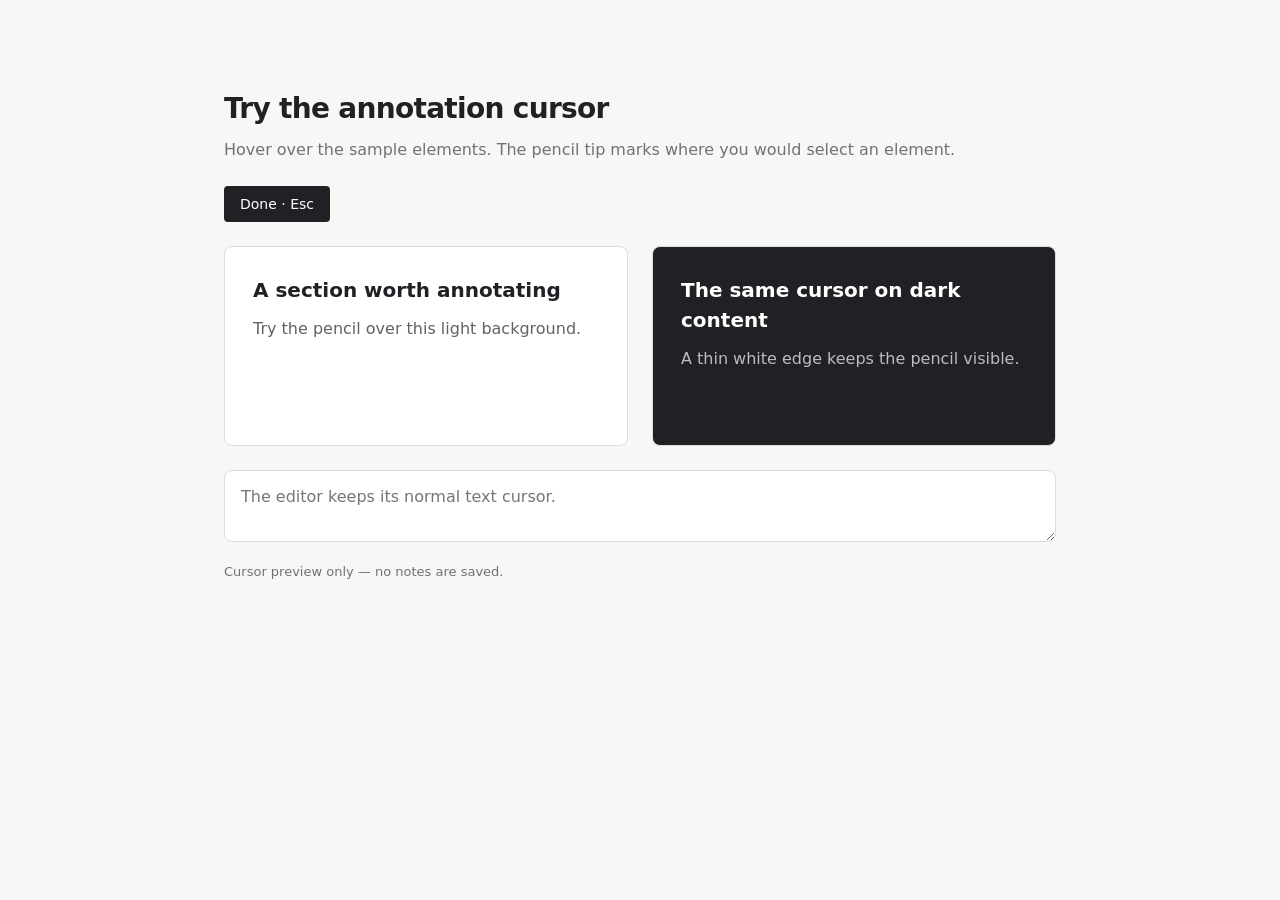
<file: tools/cursor-preview.html>
<!doctype html><html lang="en"><meta charset="utf-8"><meta name="viewport" content="width=device-width, initial-scale=1"><title>Notate — pencil cursor preview</title><style>
*{box-sizing:border-box}body{margin:0;background:#f7f7f5;color:#202124;font:16px/1.5 system-ui,sans-serif}main{max-width:880px;margin:64px auto;padding:24px}h1{font-size:28px;letter-spacing:-.7px;margin:0 0 8px}p{color:#727272;margin:0 0 24px}.targets{display:grid;grid-template-columns:1fr 1fr;gap:24px}.target{min-height:200px;padding:28px;border-radius:8px;background:white;border:1px solid #ddd;position:relative}.target:after{content:"";position:absolute;inset:0;border-radius:inherit;pointer-events:none}.target:hover:after{background:rgb(130 130 125 / 32%);outline:1.5px solid #82827d;outline-offset:2px}.dark{background:#202124;color:white}.target h2{font-size:20px;margin:0 0 12px}.target p{color:inherit;opacity:.7}button{border:0;border-radius:4px;background:#202124;color:white;padding:10px 16px;font:500 14px system-ui;cursor:pointer;margin-bottom:24px}textarea{display:block;width:100%;margin-top:24px;padding:16px;border:1px solid #ddd;border-radius:8px;font:16px system-ui;cursor:text}body.picking .target,body.picking .target *{cursor:url("data:image/svg+xml,%3Csvg%20xmlns%3D%22http%3A%2F%2Fwww.w3.org%2F2000%2Fsvg%22%20width%3D%2232%22%20height%3D%2232%22%20viewBox%3D%220%200%2032%2032%22%3E%3Cpath%20d%3D%22M5%2026l2-8L21%204a3%203%200%200%201%204%200l3%203a3%203%200%200%201%200%204L14%2025l-9%202Z%22%20fill%3D%22%23202124%22%20stroke%3D%22white%22%20stroke-width%3D%221%22%20stroke-linejoin%3D%22round%22%2F%3E%3Cpath%20d%3D%22m8%2018%206%206M20%206l6%206M6%2025l4-1%22%20fill%3D%22none%22%20stroke%3D%22white%22%20stroke-width%3D%221%22%2F%3E%3C%2Fsvg%3E") 5 27, crosshair}.hint{font-size:13px;margin-top:20px}@media(max-width:600px){.targets{grid-template-columns:1fr}}
</style><main><h1>Try the annotation cursor</h1><p>Hover over the sample elements. The pencil tip marks where you would select an element.</p><button id="mode" aria-pressed="true">Done · Esc</button><div class="targets"><section class="target"><h2>A section worth annotating</h2><p>Try the pencil over this light background.</p></section><section class="target dark"><h2>The same cursor on dark content</h2><p>A thin white edge keeps the pencil visible.</p></section></div><textarea placeholder="The editor keeps its normal text cursor." aria-label="Sample note editor"></textarea><p class="hint">Cursor preview only — no notes are saved.</p></main><script>document.body.classList.add('picking');const b=document.querySelector('#mode');function toggle(){const on=document.body.classList.toggle('picking');b.textContent=on?'Done · Esc':'New';b.setAttribute('aria-pressed',on)}b.onclick=toggle;document.addEventListener('keydown',e=>{if(e.key==='Escape'&&document.body.classList.contains('picking'))toggle()});</script></html>
</file>
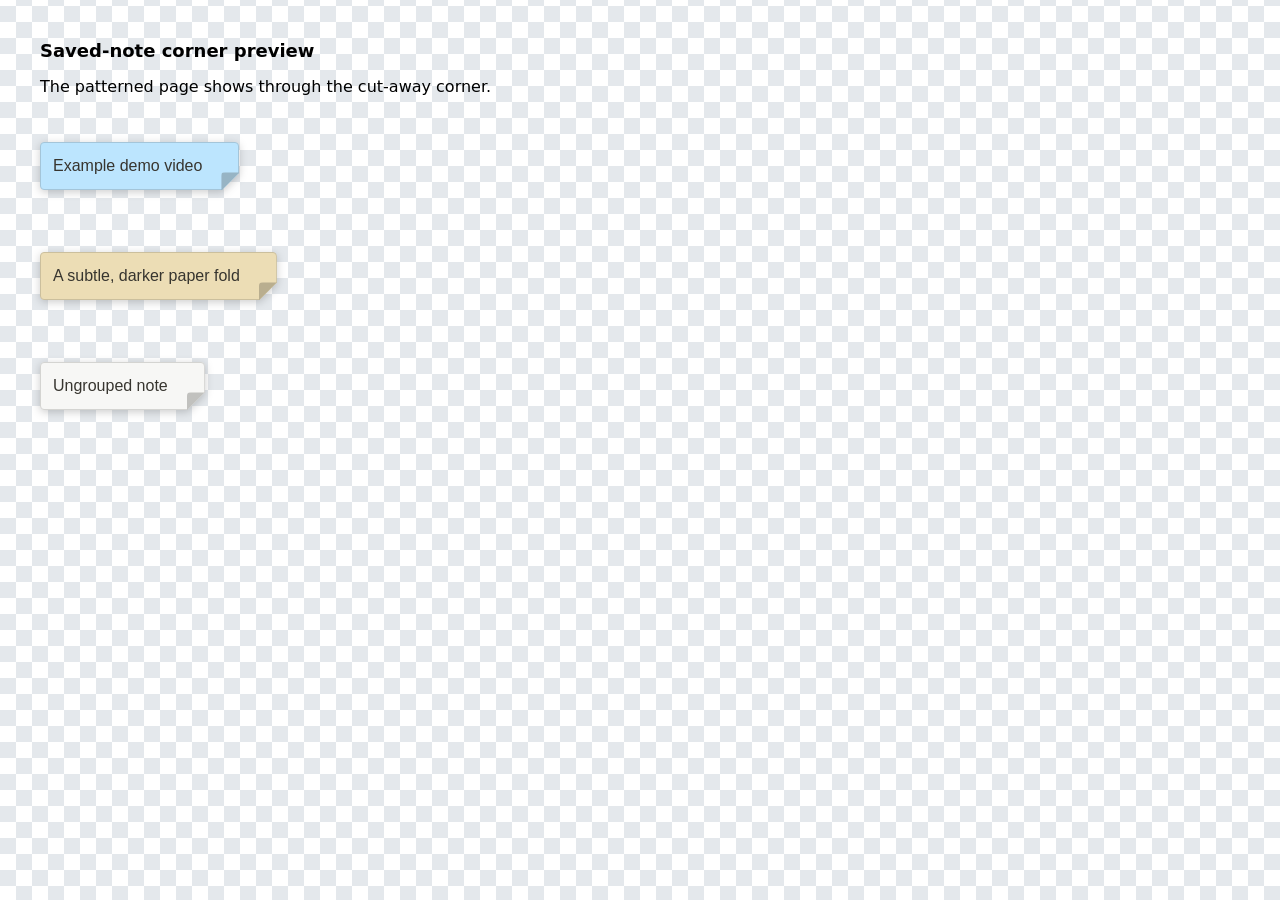
<file: tools/fold-preview.html>
<!doctype html><html lang="en"><meta charset="utf-8"><title>Notate — folded paper</title><link rel="stylesheet" href="../styles/webpage.css"><style>body{margin:40px;background:repeating-conic-gradient(#e4e8ec 0% 25%,#fff 0% 50%) 0/32px 32px;font:16px system-ui}h1{font-size:18px}#notate-layer{position:relative;min-height:500px}.notate-note{top:30px;left:0}.notate-note:nth-child(2){top:140px;left:0}.notate-note:nth-child(3){top:250px;left:0}</style><h1>Saved-note corner preview</h1><p>The patterned page shows through the cut-away corner.</p><div id="notate-layer"><aside class="notate-note" data-color="sky"><p>Example demo video</p></aside><aside class="notate-note" data-color="yellow"><p>A subtle, darker paper fold</p></aside><aside class="notate-note" data-color="neutral"><p>Ungrouped note</p></aside></div></html>
</file>
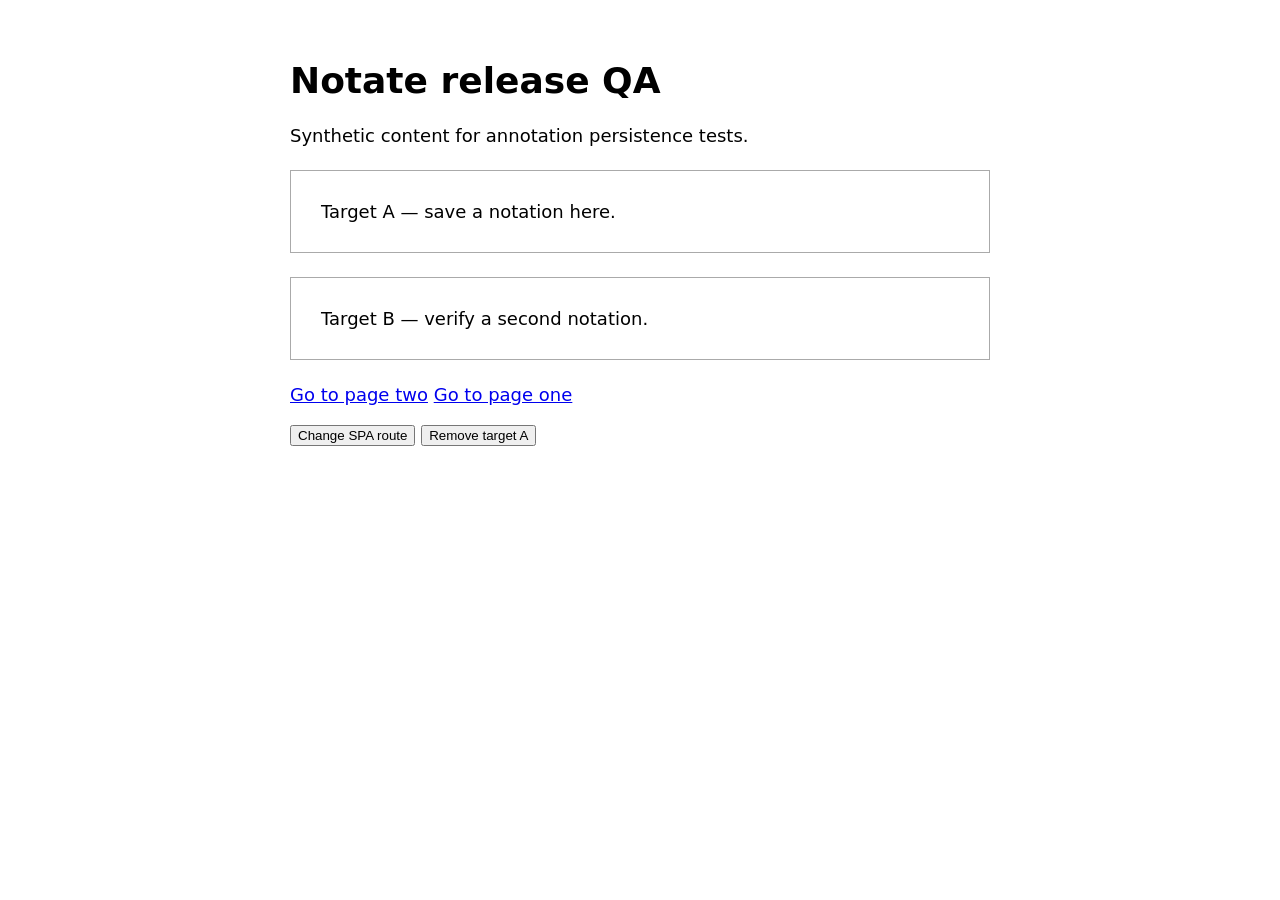
<file: tools/live-qa.html>
<!doctype html><meta charset="utf-8"><title>Notate release QA</title><style>body{font:18px system-ui;max-width:700px;margin:60px auto}section{padding:30px;border:1px solid #aaa;margin:24px 0}</style><h1>Notate release QA</h1><p>Synthetic content for annotation persistence tests.</p><section id="target-a">Target A — save a notation here.</section><section id="target-b">Target B — verify a second notation.</section><a href="?page=2">Go to page two</a> <a href="?page=1">Go to page one</a>

<p><button onclick="history.pushState({}, '', '#/second');document.title='Notate QA route two'">Change SPA route</button> <button onclick="document.querySelector('#target-a')?.remove()">Remove target A</button></p>
</file>
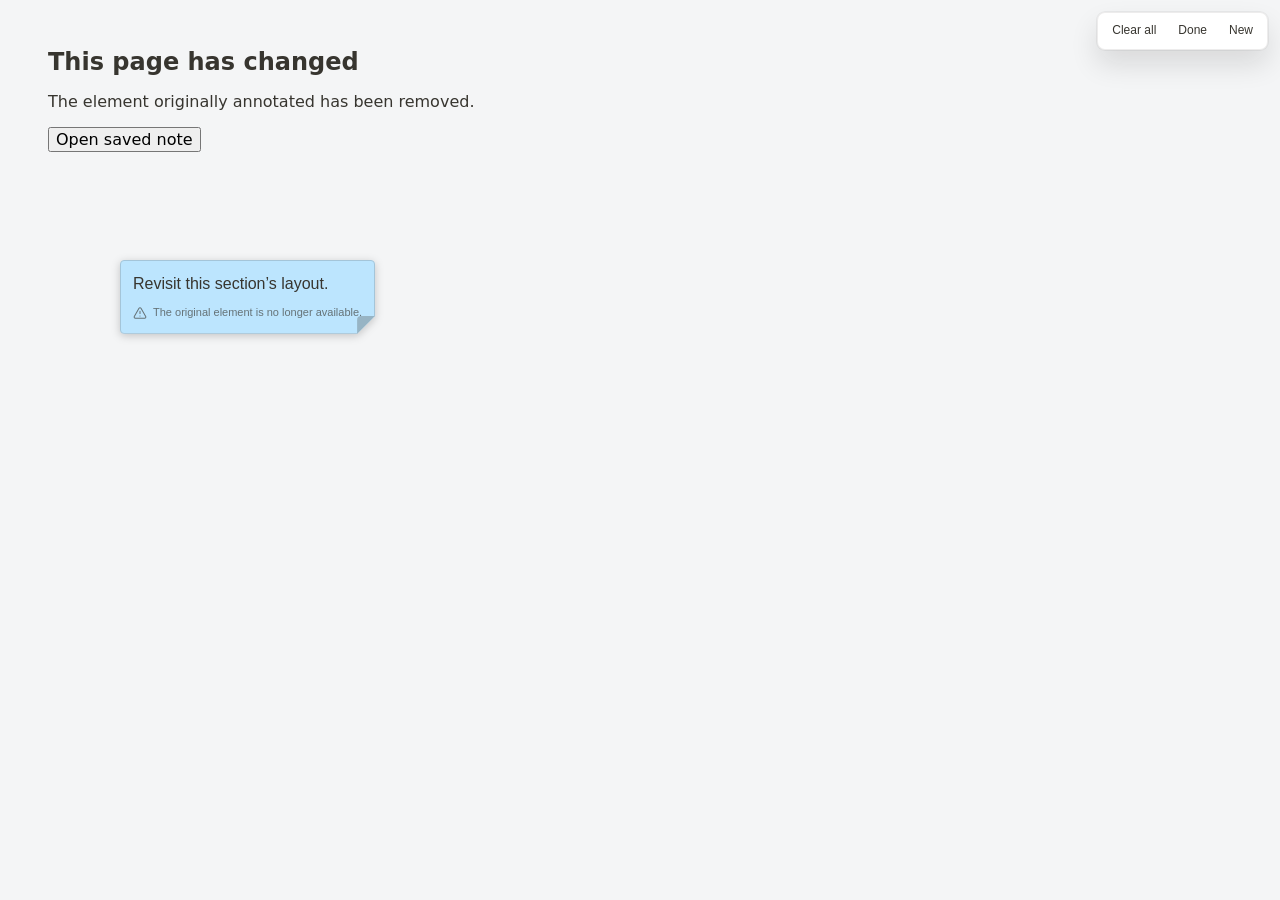
<file: tools/missing-target-preview.html>
<!doctype html><html lang="en"><meta charset="utf-8"><title>Notate — missing element preview</title><link rel="stylesheet" href="../styles/webpage.css"><style>body{font:16px system-ui;margin:48px;color:#37352f;background:#f4f5f6}h1{font-size:24px}button{font:inherit}#notate-modal{inset:50% auto auto 50%;translate:-50% -50%}</style><h1>This page has changed</h1><p>The element originally annotated has been removed.</p><button id="open-note">Open saved note</button><aside id="notate-toolbar"><menu class="notate-toolbar-group"><li><button class="notate-toolbar-button">Clear all</button></li><li><button class="notate-toolbar-button">Done</button></li><li><button class="notate-toolbar-button">New</button></li></menu></aside><div id="notate-layer"><aside class="notate-note" data-color="sky" style="position:absolute;top:260px;left:120px"><p>Revisit this section’s layout.</p><aside data-missing-note-warning role="status"><span class="notate-warning-icon" aria-hidden="true"><svg viewBox="0 0 24 24" width="14" height="14" fill="none" stroke="currentColor" stroke-width="1.75" stroke-linecap="round" stroke-linejoin="round"><path d="m10.3 3.9-8.1 14a2 2 0 0 0 1.7 3h16.2a2 2 0 0 0 1.7-3l-8.1-14a2 2 0 0 0-3.4 0Z"/><path d="M12 9v4m0 4h.01"/></svg></span><span>The original element is no longer available.</span></aside></aside></div><dialog id="notate-modal" data-screen="note" data-color="neutral">
		<form method="dialog">
			<section data-screen="note">
				<p data-missing-target role="status" hidden><strong>Original element unavailable</strong><br>The page may have changed. Your note is saved, and you can still edit it here.</p>
				<textarea id="annotation-text" name="annotation-text" aria-label="New note" placeholder="New note">Make this introduction clearer and more welcoming.</textarea>
				<div class="notate-group-picker">
					<select name="annotation-group-choice" aria-label="Choose a folder" hidden></select>
					<button type="button" data-action="choose-group" aria-label="New folder" title="New folder"></button>
					<div class="notate-group-menu" aria-label="Folders"></div>
				</div>
			</section>
			<section data-screen="group" hidden>
				<input name="annotation-group" placeholder="Folder name" aria-label="Folder name" autocomplete="off">
			<fieldset>
				<legend>Color</legend>
				<label data-color="yellow">
					<input type="radio" name="annotation-color" value="yellow" aria-label="Yellow" checked>
				</label>
				<label data-color="mint">
					<input type="radio" name="annotation-color" value="mint" aria-label="Mint">
				</label>
				<label data-color="sky">
					<input type="radio" name="annotation-color" value="sky" aria-label="Sky">
				</label>
				<label data-color="peach">
					<input type="radio" name="annotation-color" value="peach" aria-label="Peach">
				</label>
				<label data-color="lilac">
					<input type="radio" name="annotation-color" value="lilac" aria-label="Lilac">
				</label>
				<label data-color="rose">
					<input type="radio" name="annotation-color" value="rose" aria-label="Rose">
				</label>
			</fieldset>
			</section>
			<menu data-note-actions>
				<li>
					<button type="submit" name="intent" value="cancel">Cancel</button>
				</li>
				<li>
					<button type="submit" name="intent" value="save" aria-keyshortcuts="Meta+Enter Control+Enter" title="Save (⌘ Enter / Ctrl Enter)">Save <kbd aria-hidden="true">⌘ ↵</kbd></button>
				</li>
			</menu>
			<menu data-group-actions hidden>
				<li>
					<button type="button" data-action="back-note">Back</button>
				</li>
				<li>
					<button type="button" data-action="confirm-group">Save</button>
				</li>
			</menu>
		</form></dialog><script>
const dialog=document.querySelector('dialog');
const menu=dialog.querySelector('.notate-group-menu');
const picker=dialog.querySelector('[data-action="choose-group"]');
picker.textContent='+';
let selected='';
function render(){menu.replaceChildren();picker.hidden=Boolean(selected);dialog.dataset.color=selected||'neutral';menu.classList.toggle('has-selection',Boolean(selected));for(const [name,color] of [['Design','yellow'],['Copy','mint'],['Research','sky']]){if(selected&&selected!==color)continue;const b=document.createElement('button');b.type='button';b.dataset.groupChoice=name;b.dataset.color=color;b.setAttribute('aria-pressed',String(selected===color));b.textContent=name;b.onclick=()=>{selected=color;render()};menu.append(b)}if(selected){const x=document.createElement('button');x.type='button';x.className='notate-folder-remove';x.textContent='×';x.setAttribute('aria-label','Remove from folder');x.onclick=()=>{selected='';render()};menu.append(x)}}
render();document.querySelector('#open-note').onclick=()=>dialog.showModal();
document.querySelector('.notate-note > p').onclick=()=>dialog.showModal();
</script></html>
</file>
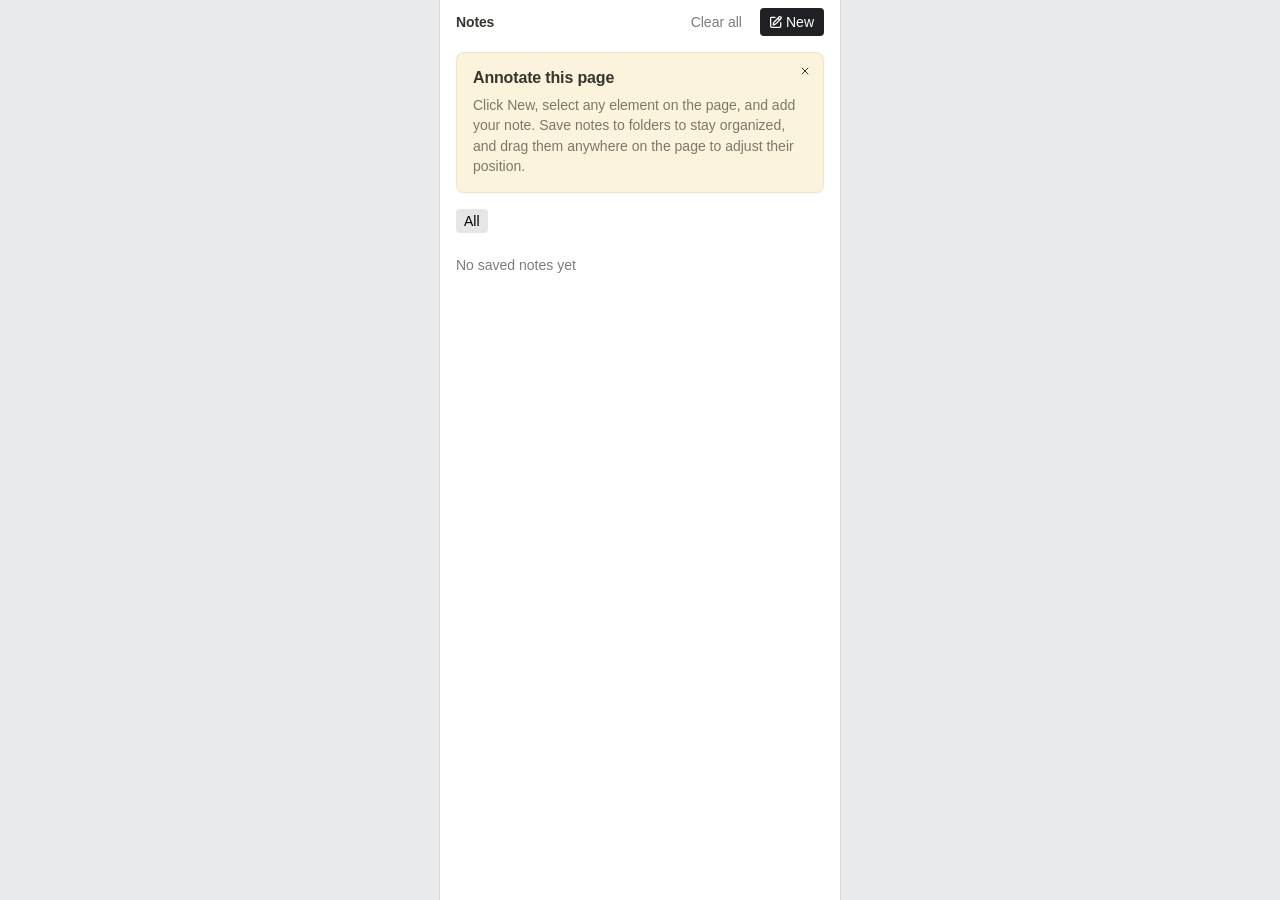
<file: tools/new-user-preview.html>
<!DOCTYPE html>
<html lang="en">
	<head><base href="../">
		<meta charset="utf-8">
		<title>Notate — new-user preview</title>
		<link href="styles/reset.css" rel="stylesheet">
		<link href="styles/style.css" rel="stylesheet">
		<meta name="description" content="Annotate specific elements on live webpages. Keep what caught your attention, why it mattered, and the original context so you can return later.">
	<style>html{background:#e9eaec}body.notate-popup{width:400px;max-width:100%;min-height:100vh;margin:0 auto;box-shadow:0 0 0 1px #8883} @media(prefers-color-scheme:dark){html{background:#141517}}</style></head>
	
	<body class="notate-popup">
		<header class="popup-header">
			<h1 class="popup-header-title">Notes</h1>
			<button class="popup-clear-action" type="button" data-action="clear-all">Clear all</button>
			<button class="popup-header-action" data-action="start-annotating" type="button" aria-label="New note">
				<svg width="28" height="28" viewBox="0 0 28 28" fill="currentColor" xmlns="http://www.w3.org/2000/svg" aria-hidden="true">
				<path d="M3.72742e-06 21.793V7.67287C3.68474e-06 6.87388 -0.00130053 6.18396 0.0449256 5.61818C0.0925983 5.03506 0.198475 4.45279 0.484379 3.89162C0.910162 3.05594 1.58919 2.37607 2.42481 1.95021C2.98611 1.66422 3.56909 1.55842 4.15235 1.51076C4.71814 1.46453 5.40803 1.46584 6.20704 1.46584H11.7959C12.6242 1.46584 13.2957 2.13755 13.2959 2.96584C13.2959 3.79427 12.6243 4.46584 11.7959 4.46584H6.20704C5.35852 4.46584 4.81178 4.46706 4.39649 4.501C3.99895 4.5335 3.85503 4.58846 3.78711 4.62307C3.51593 4.76124 3.29544 4.98184 3.15723 5.25295C3.12261 5.32089 3.06766 5.46552 3.03516 5.8633C3.00126 6.27854 3 6.82462 3 7.67287V21.793C3 22.6415 3.00123 23.1882 3.03516 23.6035C3.06766 24.0011 3.12262 24.145 3.15723 24.2129C3.29542 24.4841 3.51588 24.7046 3.78711 24.8428C3.855 24.8774 3.99899 24.9324 4.39649 24.9649C4.81176 24.9988 5.35852 25 6.20704 25H20.3272C21.1754 25 21.7215 24.9988 22.1367 24.9649C22.534 24.9324 22.6782 24.8774 22.7461 24.8428H22.7471C23.0183 24.7045 23.2389 24.4839 23.377 24.2129C23.4116 24.1449 23.4665 24.0009 23.499 23.6035C23.533 23.1882 23.5342 22.6415 23.5342 21.793V15.4688C23.5342 14.6403 24.2058 13.9688 25.0342 13.9688C25.8625 13.9689 26.5342 14.6404 26.5342 15.4688V21.793C26.5342 22.592 26.5355 23.2819 26.4893 23.8477C26.4476 24.3581 26.3609 24.8678 26.1484 25.3633L26.0498 25.5752C25.6239 26.411 24.944 27.0899 24.1084 27.5156C23.5472 27.8016 22.9649 27.9074 22.3818 27.9551C21.816 28.0013 21.1262 28 20.3272 28H6.20704C5.40803 28 4.71816 28.0013 4.15235 27.9551C3.56906 27.9074 2.98614 27.8017 2.42481 27.5156C1.58937 27.0899 0.910156 26.4106 0.484379 25.5752C0.198394 25.0139 0.0925877 24.4309 0.0449256 23.8477C-0.00130114 23.2819 3.72742e-06 22.592 3.72742e-06 21.793ZM20.165 1.3008C21.8995 -0.433628 24.7118 -0.433572 26.4463 1.3008C28.181 3.03542 28.181 5.84841 26.4463 7.58303L16.3535 17.6758C15.2698 18.7597 14.6044 19.4322 13.833 19.9707C13.1702 20.4336 12.4555 20.8165 11.7041 21.1123C10.8287 21.457 9.90043 21.6392 8.39844 21.9424H8.39746L7.67969 22.0869C7.20216 22.1831 6.70767 22.0415 6.35352 21.7071C5.99932 21.3725 5.82955 20.8866 5.89844 20.4043L5.96875 19.916C6.20766 18.2438 6.34786 17.2102 6.6875 16.2344C6.97912 15.3965 7.37792 14.6001 7.87305 13.8643C8.4499 13.0071 9.19225 12.2746 10.3867 11.0801L20.165 1.3008ZM12.5078 13.2012C11.2328 14.4762 10.7396 14.9785 10.3623 15.5391C10.0109 16.0613 9.72834 16.6264 9.52149 17.2207C9.38422 17.6151 9.29374 18.032 9.18262 18.7139C9.84417 18.5699 10.236 18.4668 10.6055 18.3213C11.1391 18.1112 11.6456 17.8387 12.1152 17.5108H12.1162C12.6207 17.1586 13.0761 16.7112 14.2324 15.5547V15.5537L20.4531 9.33205L18.4141 7.29299L12.5078 13.2012ZM24.3252 3.42189C23.7623 2.85918 22.8491 2.85896 22.2861 3.42189L20.5352 5.17189L22.5742 7.21096L24.3252 5.46096C24.8882 4.89793 24.8883 3.98491 24.3252 3.42189Z" fill="currentColor"/>
				</svg>
				New
			</button>
		</header>

		<aside class="popup-onboard">
			<h2>Annotate this page</h2>
			<p>Click <strong>New</strong>, select any element on the page, and add your note. Save notes to folders to stay organized, and drag them anywhere on the page to adjust their position.</p>
			<button class="popup-onboard-close" type="button" data-action="dismiss-onboard" aria-label="Dismiss onboarding" title="Dismiss onboarding"><svg width="16" height="16" viewBox="0 0 24 24" fill="none" stroke="currentColor" stroke-width="1.5" stroke-linecap="round" aria-hidden="true"><path d="m6 6 12 12M18 6 6 18"/></svg></button>
		</aside>

		<main>
			<section class="popup-section">
				<nav class="popup-group-tabs" aria-label="Folders">
					<menu id="group-tabs"><li data-group=""><button type="button" data-action="view-group" data-group="" aria-selected="true">All</button></li></menu>
				</nav>

				<!-- list generated by js like arena blocks -->
				<ul id="annotation-pages" class="annotation-pages"><li class="popup-empty-state"><p>No saved notes yet</p></li></ul>
			</section>
		</main>


		<menu id="annotation-context-menu" hidden aria-label="Note actions">
			<li><button type="button" data-action="delete-annotation">Delete</button></li>
		</menu>

		<menu id="group-tab-menu" hidden>
			<li>
				<button type="button" data-action="edit-group">Edit</button>
			</li>
			<li>
				<button type="button" data-action="delete-group">Delete</button>
			</li>
		</menu>

		<dialog id="group-edit-dialog" aria-labelledby="folder-dialog-title">
			<h2 id="folder-dialog-title">Edit folder</h2>
			<form method="dialog">
				<input name="group-name" placeholder="Folder name" aria-label="Folder name" autocomplete="off">
				<fieldset>
					<legend>Color</legend>
					<label data-color="yellow">
						<input type="radio" name="group-color" value="yellow" aria-label="Yellow" checked>
					</label>
					<label data-color="mint">
						<input type="radio" name="group-color" value="mint" aria-label="Mint">
					</label>
					<label data-color="sky">
						<input type="radio" name="group-color" value="sky" aria-label="Sky">
					</label>
					<label data-color="peach">
						<input type="radio" name="group-color" value="peach" aria-label="Peach">
					</label>
					<label data-color="lilac">
						<input type="radio" name="group-color" value="lilac" aria-label="Lilac">
					</label>
					<label data-color="rose">
						<input type="radio" name="group-color" value="rose" aria-label="Rose">
					</label>
				</fieldset>
				<menu>
					<li>
						<button type="submit" value="cancel">Cancel</button>
					</li>
					<li>
						<button type="submit" value="save">Save</button>
					</li>
				</menu>
			</form>
		</dialog>
	<script>
document.querySelector('[data-action="dismiss-onboard"]').addEventListener('click', async event => {
 event.currentTarget.disabled = true;
 const aside = document.querySelector('.popup-onboard');
 const main = aside.nextElementSibling;
 const height = aside.getBoundingClientRect().height;
 const style = getComputedStyle(aside);
 const topGap = parseFloat(style.marginTop) || 0;
 main.style.setProperty('--onboard-cover-height', `${height + topGap}px`);
 let animation;
 try {
  if (!matchMedia('(prefers-reduced-motion: reduce)').matches) {
   animation = aside.animate([{marginBottom:style.marginBottom},{marginBottom:`-${height + topGap}px`}],{duration:520,easing:'cubic-bezier(0.22,1,0.36,1)',fill:'forwards'});
   await animation.finished;
  }
 } finally { aside.hidden=true;animation?.cancel();main.style.removeProperty('--onboard-cover-height'); }
});
</script></body>
</html>
</file>
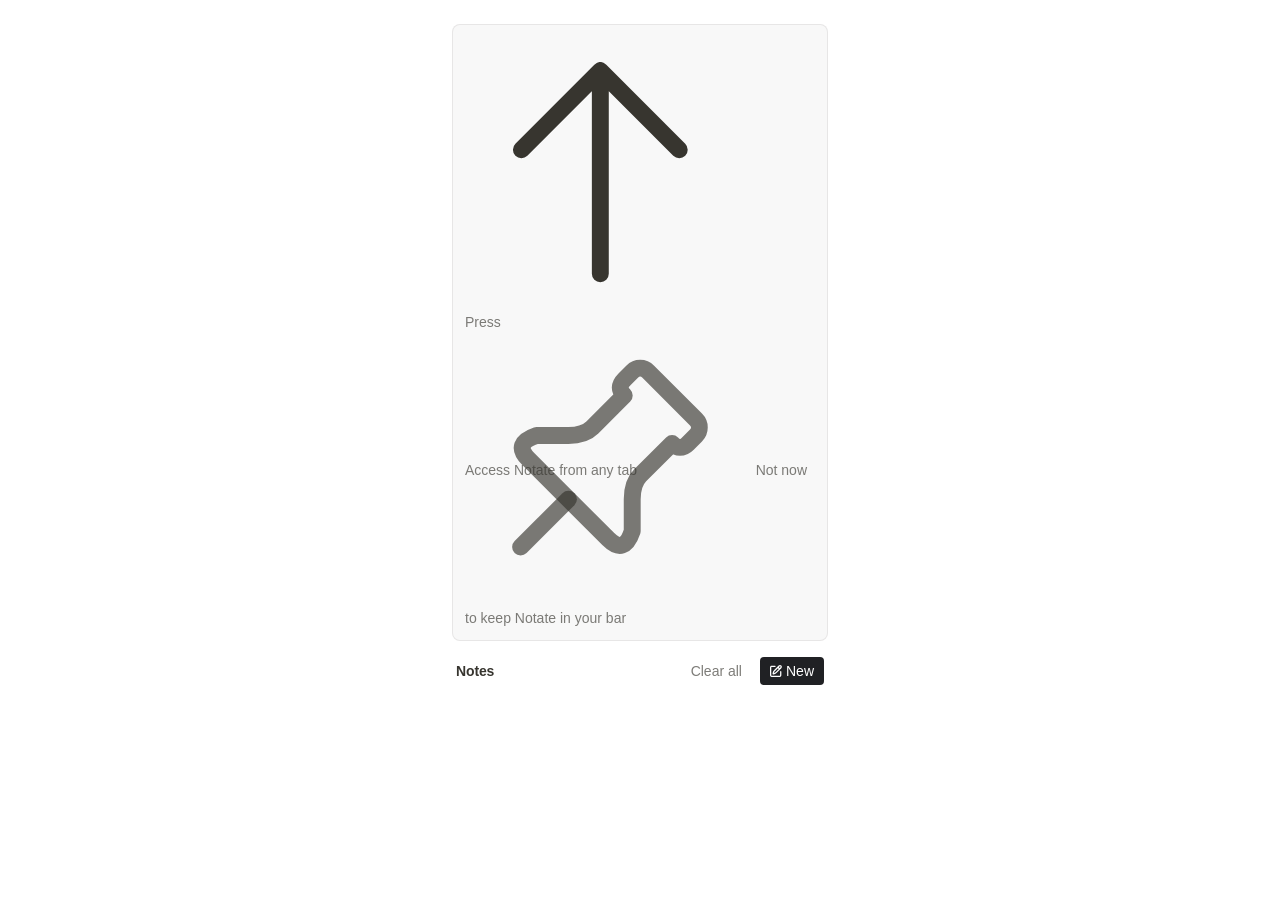
<file: tools/pin-reminder-preview.html>
<!doctype html><html lang="en"><meta charset="utf-8"><meta name="viewport" content="width=device-width,initial-scale=1"><title>Notate pin reminder preview</title><link rel="stylesheet" href="../styles/reset.css"><link rel="stylesheet" href="../styles/style.css"><body class="notate-popup" style="max-width:400px;margin:24px auto">        <aside class="notate-pin-reminder" id="notate-pin-reminder" aria-label="Pin Notate">
            <svg class="notate-pin-arrow" viewBox="0 0 24 24" aria-hidden="true"><path d="M12 21V3m-7 7 7-7 7 7"/></svg>
            <p class="notate-pin-title">Press <svg viewBox="0 0 24 24" aria-label="the pin icon"><g transform="rotate(45 12 12)"><path d="M9 3h6a1 1 0 0 1 1 1v1q0 1-1 1v4q0 1 1 2l2 2q1 2-1 2H7q-2 0-1-2l2-2q1-1 1-2V6Q8 6 8 5V4a1 1 0 0 1 1-1Z"/><path d="M12 16v6"/></g></svg> to keep Notate in your bar</p>
            <p>Access Notate from any tab</p>
            <button type="button" id="notate-pin-dismiss">Not now</button>
        </aside><header class="popup-header">
			<h1 class="popup-header-title">Notes</h1>
			<button class="popup-clear-action" type="button" data-action="clear-all">Clear all</button>
			<button class="popup-header-action" data-action="start-annotating" type="button" aria-label="New note">
				<svg width="28" height="28" viewBox="0 0 28 28" fill="currentColor" xmlns="http://www.w3.org/2000/svg" aria-hidden="true">
				<path d="M3.72742e-06 21.793V7.67287C3.68474e-06 6.87388 -0.00130053 6.18396 0.0449256 5.61818C0.0925983 5.03506 0.198475 4.45279 0.484379 3.89162C0.910162 3.05594 1.58919 2.37607 2.42481 1.95021C2.98611 1.66422 3.56909 1.55842 4.15235 1.51076C4.71814 1.46453 5.40803 1.46584 6.20704 1.46584H11.7959C12.6242 1.46584 13.2957 2.13755 13.2959 2.96584C13.2959 3.79427 12.6243 4.46584 11.7959 4.46584H6.20704C5.35852 4.46584 4.81178 4.46706 4.39649 4.501C3.99895 4.5335 3.85503 4.58846 3.78711 4.62307C3.51593 4.76124 3.29544 4.98184 3.15723 5.25295C3.12261 5.32089 3.06766 5.46552 3.03516 5.8633C3.00126 6.27854 3 6.82462 3 7.67287V21.793C3 22.6415 3.00123 23.1882 3.03516 23.6035C3.06766 24.0011 3.12262 24.145 3.15723 24.2129C3.29542 24.4841 3.51588 24.7046 3.78711 24.8428C3.855 24.8774 3.99899 24.9324 4.39649 24.9649C4.81176 24.9988 5.35852 25 6.20704 25H20.3272C21.1754 25 21.7215 24.9988 22.1367 24.9649C22.534 24.9324 22.6782 24.8774 22.7461 24.8428H22.7471C23.0183 24.7045 23.2389 24.4839 23.377 24.2129C23.4116 24.1449 23.4665 24.0009 23.499 23.6035C23.533 23.1882 23.5342 22.6415 23.5342 21.793V15.4688C23.5342 14.6403 24.2058 13.9688 25.0342 13.9688C25.8625 13.9689 26.5342 14.6404 26.5342 15.4688V21.793C26.5342 22.592 26.5355 23.2819 26.4893 23.8477C26.4476 24.3581 26.3609 24.8678 26.1484 25.3633L26.0498 25.5752C25.6239 26.411 24.944 27.0899 24.1084 27.5156C23.5472 27.8016 22.9649 27.9074 22.3818 27.9551C21.816 28.0013 21.1262 28 20.3272 28H6.20704C5.40803 28 4.71816 28.0013 4.15235 27.9551C3.56906 27.9074 2.98614 27.8017 2.42481 27.5156C1.58937 27.0899 0.910156 26.4106 0.484379 25.5752C0.198394 25.0139 0.0925877 24.4309 0.0449256 23.8477C-0.00130114 23.2819 3.72742e-06 22.592 3.72742e-06 21.793ZM20.165 1.3008C21.8995 -0.433628 24.7118 -0.433572 26.4463 1.3008C28.181 3.03542 28.181 5.84841 26.4463 7.58303L16.3535 17.6758C15.2698 18.7597 14.6044 19.4322 13.833 19.9707C13.1702 20.4336 12.4555 20.8165 11.7041 21.1123C10.8287 21.457 9.90043 21.6392 8.39844 21.9424H8.39746L7.67969 22.0869C7.20216 22.1831 6.70767 22.0415 6.35352 21.7071C5.99932 21.3725 5.82955 20.8866 5.89844 20.4043L5.96875 19.916C6.20766 18.2438 6.34786 17.2102 6.6875 16.2344C6.97912 15.3965 7.37792 14.6001 7.87305 13.8643C8.4499 13.0071 9.19225 12.2746 10.3867 11.0801L20.165 1.3008ZM12.5078 13.2012C11.2328 14.4762 10.7396 14.9785 10.3623 15.5391C10.0109 16.0613 9.72834 16.6264 9.52149 17.2207C9.38422 17.6151 9.29374 18.032 9.18262 18.7139C9.84417 18.5699 10.236 18.4668 10.6055 18.3213C11.1391 18.1112 11.6456 17.8387 12.1152 17.5108H12.1162C12.6207 17.1586 13.0761 16.7112 14.2324 15.5547V15.5537L20.4531 9.33205L18.4141 7.29299L12.5078 13.2012ZM24.3252 3.42189C23.7623 2.85918 22.8491 2.85896 22.2861 3.42189L20.5352 5.17189L22.5742 7.21096L24.3252 5.46096C24.8882 4.89793 24.8883 3.98491 24.3252 3.42189Z" fill="currentColor"/>
				</svg>
				New
			</button>
		</header></body></html>
</file>
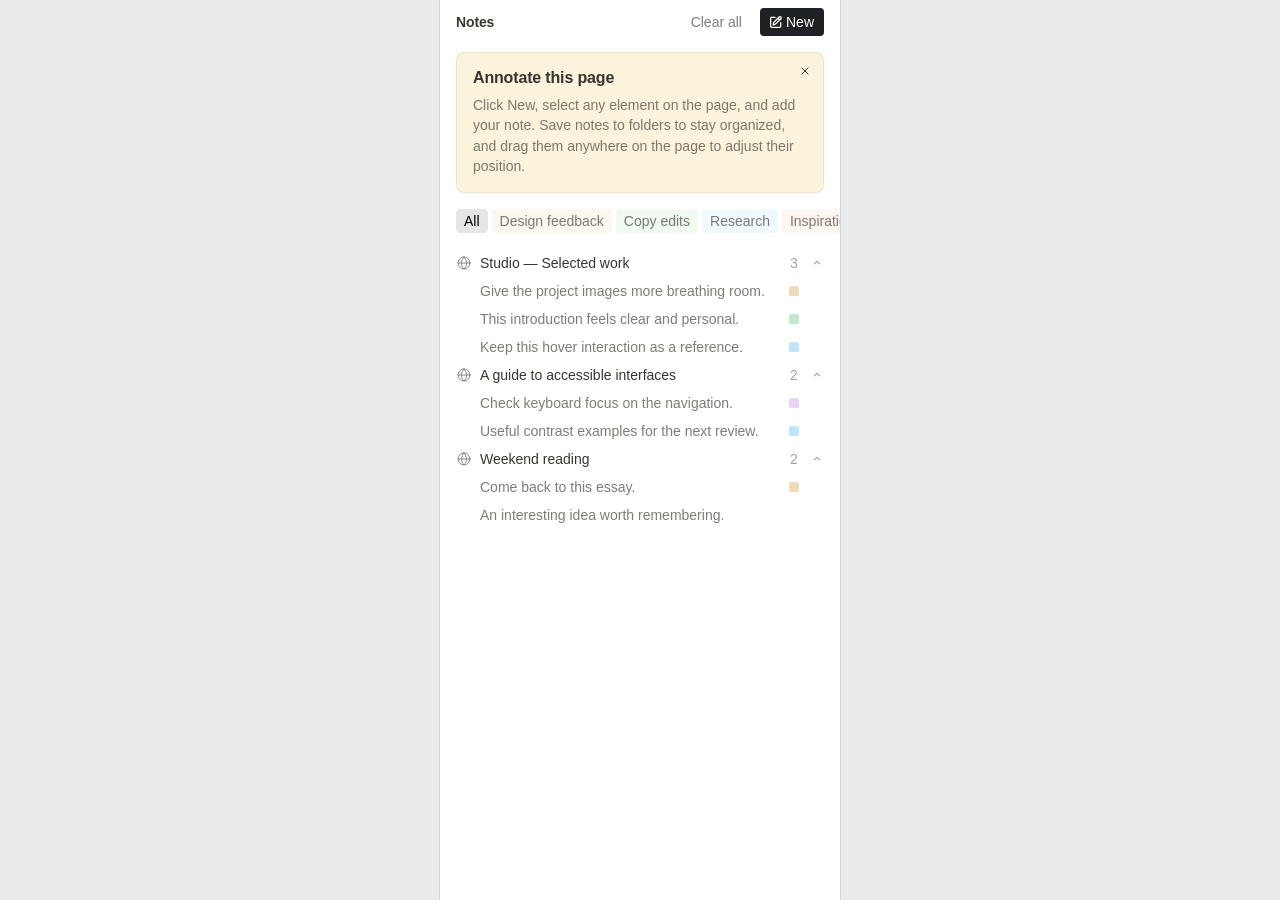
<file: tools/populated-preview.html>
<!DOCTYPE html>
<html lang="en">
	<head><base href="../">
		<meta charset="utf-8">
		<title>Notate — sample folders and notes</title>
		<link href="styles/reset.css" rel="stylesheet">
		<link href="styles/style.css" rel="stylesheet">
		<meta name="description" content="Annotate specific elements on live webpages. Keep what caught your attention, why it mattered, and the original context so you can return later.">
	<style>html{background:#e9eaec}body.notate-popup{width:400px;max-width:100%;min-height:100vh;margin:0 auto;box-shadow:0 0 0 1px #8883} @media(prefers-color-scheme:dark){html{background:#141517}}</style></head>
	
	<body class="notate-popup">
		<header class="popup-header">
			<h1 class="popup-header-title">Notes</h1>
			<button class="popup-clear-action" type="button" data-action="clear-all">Clear all</button>
			<button class="popup-header-action" data-action="start-annotating" type="button" aria-label="New note">
				<svg width="28" height="28" viewBox="0 0 28 28" fill="currentColor" xmlns="http://www.w3.org/2000/svg" aria-hidden="true">
				<path d="M3.72742e-06 21.793V7.67287C3.68474e-06 6.87388 -0.00130053 6.18396 0.0449256 5.61818C0.0925983 5.03506 0.198475 4.45279 0.484379 3.89162C0.910162 3.05594 1.58919 2.37607 2.42481 1.95021C2.98611 1.66422 3.56909 1.55842 4.15235 1.51076C4.71814 1.46453 5.40803 1.46584 6.20704 1.46584H11.7959C12.6242 1.46584 13.2957 2.13755 13.2959 2.96584C13.2959 3.79427 12.6243 4.46584 11.7959 4.46584H6.20704C5.35852 4.46584 4.81178 4.46706 4.39649 4.501C3.99895 4.5335 3.85503 4.58846 3.78711 4.62307C3.51593 4.76124 3.29544 4.98184 3.15723 5.25295C3.12261 5.32089 3.06766 5.46552 3.03516 5.8633C3.00126 6.27854 3 6.82462 3 7.67287V21.793C3 22.6415 3.00123 23.1882 3.03516 23.6035C3.06766 24.0011 3.12262 24.145 3.15723 24.2129C3.29542 24.4841 3.51588 24.7046 3.78711 24.8428C3.855 24.8774 3.99899 24.9324 4.39649 24.9649C4.81176 24.9988 5.35852 25 6.20704 25H20.3272C21.1754 25 21.7215 24.9988 22.1367 24.9649C22.534 24.9324 22.6782 24.8774 22.7461 24.8428H22.7471C23.0183 24.7045 23.2389 24.4839 23.377 24.2129C23.4116 24.1449 23.4665 24.0009 23.499 23.6035C23.533 23.1882 23.5342 22.6415 23.5342 21.793V15.4688C23.5342 14.6403 24.2058 13.9688 25.0342 13.9688C25.8625 13.9689 26.5342 14.6404 26.5342 15.4688V21.793C26.5342 22.592 26.5355 23.2819 26.4893 23.8477C26.4476 24.3581 26.3609 24.8678 26.1484 25.3633L26.0498 25.5752C25.6239 26.411 24.944 27.0899 24.1084 27.5156C23.5472 27.8016 22.9649 27.9074 22.3818 27.9551C21.816 28.0013 21.1262 28 20.3272 28H6.20704C5.40803 28 4.71816 28.0013 4.15235 27.9551C3.56906 27.9074 2.98614 27.8017 2.42481 27.5156C1.58937 27.0899 0.910156 26.4106 0.484379 25.5752C0.198394 25.0139 0.0925877 24.4309 0.0449256 23.8477C-0.00130114 23.2819 3.72742e-06 22.592 3.72742e-06 21.793ZM20.165 1.3008C21.8995 -0.433628 24.7118 -0.433572 26.4463 1.3008C28.181 3.03542 28.181 5.84841 26.4463 7.58303L16.3535 17.6758C15.2698 18.7597 14.6044 19.4322 13.833 19.9707C13.1702 20.4336 12.4555 20.8165 11.7041 21.1123C10.8287 21.457 9.90043 21.6392 8.39844 21.9424H8.39746L7.67969 22.0869C7.20216 22.1831 6.70767 22.0415 6.35352 21.7071C5.99932 21.3725 5.82955 20.8866 5.89844 20.4043L5.96875 19.916C6.20766 18.2438 6.34786 17.2102 6.6875 16.2344C6.97912 15.3965 7.37792 14.6001 7.87305 13.8643C8.4499 13.0071 9.19225 12.2746 10.3867 11.0801L20.165 1.3008ZM12.5078 13.2012C11.2328 14.4762 10.7396 14.9785 10.3623 15.5391C10.0109 16.0613 9.72834 16.6264 9.52149 17.2207C9.38422 17.6151 9.29374 18.032 9.18262 18.7139C9.84417 18.5699 10.236 18.4668 10.6055 18.3213C11.1391 18.1112 11.6456 17.8387 12.1152 17.5108H12.1162C12.6207 17.1586 13.0761 16.7112 14.2324 15.5547V15.5537L20.4531 9.33205L18.4141 7.29299L12.5078 13.2012ZM24.3252 3.42189C23.7623 2.85918 22.8491 2.85896 22.2861 3.42189L20.5352 5.17189L22.5742 7.21096L24.3252 5.46096C24.8882 4.89793 24.8883 3.98491 24.3252 3.42189Z" fill="currentColor"/>
				</svg>
				New
			</button>
		</header>

		<aside class="popup-onboard">
			<h2>Annotate this page</h2>
			<p>Click <strong>New</strong>, select any element on the page, and add your note. Save notes to folders to stay organized, and drag them anywhere on the page to adjust their position.</p>
			<button class="popup-onboard-close" type="button" data-action="dismiss-onboard" aria-label="Dismiss onboarding" title="Dismiss onboarding"><svg width="16" height="16" viewBox="0 0 24 24" fill="none" stroke="currentColor" stroke-width="1.5" stroke-linecap="round" aria-hidden="true"><path d="m6 6 12 12M18 6 6 18"/></svg></button>
		</aside>

		<main>
			<section class="popup-section">
				<nav class="popup-group-tabs" aria-label="Folders">
					<menu id="group-tabs"><li data-group=""><button type="button" data-action="view-group" data-group="" aria-selected="true">All</button></li></menu>
				</nav>

				<!-- list generated by js like arena blocks -->
				<ul id="annotation-pages" class="annotation-pages"><li class="popup-empty-state"><p>No saved notes yet</p></li></ul>
			</section>
		</main>


		<menu id="annotation-context-menu" hidden aria-label="Note actions">
			<li><button type="button" data-action="delete-annotation">Delete</button></li>
		</menu>

		<menu id="group-tab-menu" hidden>
			<li>
				<button type="button" data-action="edit-group">Edit</button>
			</li>
			<li>
				<button type="button" data-action="delete-group">Delete</button>
			</li>
		</menu>

		<dialog id="group-edit-dialog" aria-labelledby="folder-dialog-title">
			<h2 id="folder-dialog-title">Edit folder</h2>
			<form method="dialog">
				<input name="group-name" placeholder="Folder name" aria-label="Folder name" autocomplete="off">
				<fieldset>
					<legend>Color</legend>
					<label data-color="yellow">
						<input type="radio" name="group-color" value="yellow" aria-label="Yellow" checked>
					</label>
					<label data-color="mint">
						<input type="radio" name="group-color" value="mint" aria-label="Mint">
					</label>
					<label data-color="sky">
						<input type="radio" name="group-color" value="sky" aria-label="Sky">
					</label>
					<label data-color="peach">
						<input type="radio" name="group-color" value="peach" aria-label="Peach">
					</label>
					<label data-color="lilac">
						<input type="radio" name="group-color" value="lilac" aria-label="Lilac">
					</label>
					<label data-color="rose">
						<input type="radio" name="group-color" value="rose" aria-label="Rose">
					</label>
				</fieldset>
				<menu>
					<li>
						<button type="submit" value="cancel">Cancel</button>
					</li>
					<li>
						<button type="submit" value="save">Save</button>
					</li>
				</menu>
			</form>
		</dialog>
	<script>
document.querySelector('[data-action="dismiss-onboard"]').addEventListener('click', async event => {
 event.currentTarget.disabled = true;
 const aside = document.querySelector('.popup-onboard');
 const main = aside.nextElementSibling;
 const height = aside.getBoundingClientRect().height;
 const style = getComputedStyle(aside);
 const topGap = parseFloat(style.marginTop) || 0;
 main.style.setProperty('--onboard-cover-height', `${height + topGap}px`);
 let animation;
 try {
  if (!matchMedia('(prefers-reduced-motion: reduce)').matches) {
   animation = aside.animate([{marginBottom:style.marginBottom},{marginBottom:`-${height + topGap}px`}],{duration:520,easing:'cubic-bezier(0.22,1,0.36,1)',fill:'forwards'});
   await animation.finished;
  }
 } finally { aside.hidden=true;animation?.cancel();main.style.removeProperty('--onboard-cover-height'); }
});
</script><script src="tools/populated-preview.js"></script></body>
</html>
</file>
<file: styles/style.css>
@import url("tokens.css");

/* Keep all panel text at least as large as the empty-state paragraph. */
.notate-popup {
	--notate-font-min: var(--fs-regular);
	--fs-sm: var(--notate-font-min);
}

/* Restored system guide, above the library header. */
.notate-popup .notate-pin-reminder { display: grid; grid-template-columns: minmax(0,1fr) auto; gap: 4px 12px; margin: 12px 12px 8px; padding: 12px; border: var(--border-ui); border-radius: var(--radius-md); background: var(--notate-color-guide); color: var(--color-text); font-family: var(--font-ui); }
.notate-popup .notate-pin-reminder[hidden] { display: none; }
.notate-popup .notate-pin-reminder-copy { display: contents; }
.notate-popup .notate-pin-reminder svg { fill: none; stroke: currentColor; stroke-width: 1.5; stroke-linecap: round; stroke-linejoin: round; }
.notate-popup .notate-pin-inline { width: 16px; height: 16px; vertical-align: -3px; }
.notate-popup .notate-pin-reminder strong { font-size: var(--fs-regular); font-weight: var(--fw-medium); line-height: 1.45; }
.notate-popup .notate-pin-reminder p { grid-column: 1; grid-row: 2; align-self: center; margin: 0; font-size: var(--fs-sm); line-height: 1.45; color: var(--color-text-secondary); }
.notate-popup .notate-pin-reminder button { grid-column: 2; grid-row: 2; justify-self: end; align-self: center; padding: 4px 8px; border: 0; border-radius: var(--radius-sm); background: transparent; color: var(--color-text-secondary); font: inherit; font-size: var(--fs-sm); line-height: 1.45; white-space: nowrap; cursor: pointer; }
.notate-popup .notate-pin-reminder button:hover { background: var(--color-hover); color: var(--color-text); }
.notate-popup .notate-pin-reminder button:focus-visible { outline: 2px solid currentColor; outline-offset: 2px; }
.notate-popup .notate-pin-reminder-arrow { grid-column: 2; grid-row: 1; justify-self: end; width: 20px; height: 20px; color: var(--color-text-secondary); animation: notate-pin-arrow-up 1.4s ease-in-out infinite; }
@keyframes notate-pin-arrow-up { 0%,100% { transform: translateY(2px); } 50% { transform: translateY(-3px); } }
@media (prefers-reduced-motion: reduce) { .notate-popup .notate-pin-reminder-arrow { animation: none; } }
@media (prefers-color-scheme: dark) { .notate-popup { --notate-color-guide: var(--color-surface); } }
/* ---------------ROOT VARIABLES--------------- */



[data-color="yellow"] {
	--note-bg: var(--color-note);
}

[data-color="mint"] {
	--note-bg: var(--color-note-mint);
}

[data-color="sky"] {
	--note-bg: var(--color-note-sky);
}

[data-color="peach"] {
	--note-bg: var(--color-note-peach);
}

[data-color="lilac"] {
	--note-bg: var(--color-note-lilac);
}

[data-color="rose"] {
	--note-bg: var(--color-note-rose);
}

/* ---------------BODY--------------- */

html, body {
	margin: 0;
	padding: 0;
	inline-size: var(--popup-inline-size);
	max-inline-size: 100%;
	min-block-size: 100%;
	overflow-inline: hidden;
	background: var(--color-bg);
	color-scheme: light;
	cursor: default;
	scrollbar-width: thin;
}

body {
	font-family: var(--font-ui);
	font-size: var(--fs-regular);
	color: var(--color-text);
	overflow-wrap: anywhere;
}

.notate-popup main,
.popup-section,
#annotation-pages {
	min-inline-size: 0;
	max-inline-size: 100%;
}

.popup-onboard {
	position: relative;
	margin: var(--space-xs) var(--space-md);
	padding-block: var(--space-md);
	padding-inline: var(--space-md);
	background: var(--color-note-hover);
	border: 1px solid color-mix(in srgb, var(--color-text) 7%, transparent);
	box-shadow: 0 1px 3px color-mix(in srgb, var(--color-text) 4%, transparent);
	border-radius: var(--radius-md);

	h2 {
		margin: 0;
		padding-inline-end: 2rem;
		font-family: var(--font-ui);
		font-size: var(--fs-large);
		font-weight: var(--fw-semibold);
		letter-spacing: -0.01em;
		color: var(--color-text);
	}

	p {
		margin-block: var(--space-xs) 0;
		margin-inline: 0;
		max-inline-size: 100%;
		font-size: var(--fs-regular);
		line-height: 1.45;
		color: var(--color-text-secondary);
		overflow-wrap: anywhere;
	}

	ol {
		margin-block: var(--space-sm) var(--space-md);
		margin-inline: 0;
		padding-inline-start: var(--space-md);
		list-style: decimal;
		color: var(--color-text-secondary);

		li {
			margin-block: var(--space-xs);
			padding-inline-start: var(--space-2xs);
			font-size: var(--fs-regular);
			line-height: 1.4;
		}
	}

	.popup-onboard-close {
		position: absolute;
		inset-block-start: var(--space-xs);
		inset-inline-end: var(--space-xs);
		inline-size: 1.25rem;
		block-size: 1.25rem;
		display: inline-flex;
		align-items: center;
		justify-content: center;
		padding: 0;
		border: none;
		border-radius: var(--radius-sm);
		background: transparent;
		color: var(--color-text);
		cursor: pointer;
		font: var(--fw-medium) var(--fs-sm) var(--font-ui);
		box-shadow: none;
		transition:
			background-color var(--duration) var(--ease),
			color var(--duration) var(--ease);

		svg {
			display: block;
			inline-size: 0.75rem;
			block-size: 0.75rem;
			fill: none;
			stroke: var(--color-text);
			stroke-width: 2;
			stroke-linecap: round;
		}

		&:hover {
			background: var(--color-hover);
			color: var(--color-text);
		}

		&:active {
			background: var(--color-active);
		}

		&:focus-visible {
			outline: 0.125rem solid currentColor;
			outline-offset: 0.125rem;
		}
	}
}

/* ---------------HEADER (LOGO, ANNOTATE BUTTON)--------------- */

header {
	display: flex;
	align-items: center;
	gap: var(--space-xs);
	padding-inline: var(--space-md);
	padding-block: var(--space-xs);
	border-block-end: none;
	background: var(--color-bg);
	position: sticky;
	inset-block-start: 0;
	z-index: 1;

	img:not(button img) {
		flex-shrink: 0;
		inline-size: 1.25rem;
		block-size: 1.25rem;
	}

	h1 {
		flex: 1;
		min-inline-size: 0;
		margin: 0;
		font-size: var(--fs-regular);
		font-weight: var(--fw-semibold);
		font-family: var(--font-ui);
		letter-spacing: -0.01em;
		overflow: hidden;
		text-overflow: ellipsis;
		white-space: nowrap;
	}

	button {
		display: flex;
		align-items: center;
		justify-content: center;
		gap: var(--space-2xs);
		padding-block: 0.375rem;
		padding-inline: 0.625rem;
		cursor: pointer;
		border: none;
		border-radius: var(--radius-sm);
		background: var(--color-primary);
		color: var(--color-on-primary);
		flex-shrink: 0;
		font: var(--fw-medium) var(--fs-sm) var(--font-ui);
		white-space: nowrap;
		box-shadow: none;
		transition: background-color var(--duration) var(--ease);

		svg {
			inline-size: 0.75rem;
			block-size: 0.75rem;
			color: currentColor;
		}

		&:hover {
			background: color-mix(in srgb, var(--color-primary) 88%, #fff);
			border-radius: var(--radius-sm);
			color: var(--color-on-primary);
		}

		&:active {
			background: color-mix(in srgb, var(--color-primary) 80%, #000);
		}

		&:focus-visible {
			outline: 0.125rem solid currentColor;
			outline-offset: 0.125rem;
		}

		&[hidden] {
			display: none;
		}
	}
}

/* ---------------ANNOTATED PAGES SECTION (H2, CLEAR ALL BUTTON, UL)--------------- */

.popup-section {
	display: flex;
	flex-direction: column;

	header {
		display: flex;
		justify-content: space-between;
		align-items: center;
		padding-block: var(--space-sm) var(--space-2xs);
		padding-inline: var(--space-md);
		border: none;
		background: transparent;
		backdrop-filter: none;
		-webkit-backdrop-filter: none;
		position: static;

		h2 {
			margin: 0;
			font-weight: var(--fw-medium);
			font-size: var(--fs-sm);
			letter-spacing: 0;
			text-transform: none;
			color: var(--color-text-tertiary);
		}

		menu {
			display: flex;
			align-items: center;
			gap: var(--space-sm);
			margin: 0;
			padding: 0;

			li {
				display: flex;
				list-style: none;
			}
		}

		button {
			display: inline-flex;
			align-items: center;
			padding: 0;
			border: none;
			background: transparent;
			box-shadow: none;
			color: var(--color-text-tertiary);
			cursor: pointer;
			font: var(--fw-medium) var(--fs-sm) var(--font-ui);
			transition: color var(--duration) var(--ease);

			&:hover {
				color: var(--color-text);
			}

			&[aria-pressed="true"] {
				color: var(--color-text);
			}

			&[data-action="clear-all"]:hover {
				color: var(--color-clear);
			}

			&:focus-visible {
				outline: 0.125rem solid currentColor;
				outline-offset: 0.125rem;
			}
		}
	}

	ul {
		margin: 0;
		padding-block-start: 0;
		padding-inline: var(--space-xs);
		list-style: none;
		min-inline-size: 0;
		max-inline-size: 100%;
	}
}

.popup-group-tabs {
	/* Scroll viewport reaches the panel edges; spacing belongs to its content. */
	align-self: stretch;
	inline-size: 100%;
	margin-inline: 0;
	padding-inline: 0;
	border-block-end: none;
	overflow-x: auto;
	scrollbar-width: none;
	min-inline-size: 0;
	max-inline-size: 100%;

	&[hidden] {
		display: none;
	}

	menu {
		box-sizing: border-box;
		inline-size: max-content;
		min-inline-size: 100%;
		display: flex;
		flex-wrap: nowrap;
		align-items: stretch;
		gap: var(--space-2xs);
		margin: 0;
		padding-block: var(--space-xs);
		padding-inline: var(--space-md);
	}

	li {
		display: flex;
		flex-shrink: 0;
		list-style: none;
		user-select: none;

		&[data-group]:not([data-group=""]) {
			cursor: pointer;
			touch-action: auto;
		}

		&.is-dragging {
			opacity: 0.4;
			cursor: grabbing;
		}

		&.is-drop-before {
			box-shadow: inset 0.125rem 0 0 currentColor;
		}

		&.is-drop-after {
			box-shadow: inset -0.125rem 0 0 currentColor;
		}
	}

	button {
		display: inline-flex;
		align-items: center;
		gap: var(--space-2xs);
		padding-block: 0.25rem;
		padding-inline: 0.5rem;
		border: none;
		border-radius: 0.25rem;
		background: transparent;
		color: var(--color-text-tertiary);
		cursor: pointer;
		font: var(--fw-medium) var(--fs-sm) var(--font-ui);
		white-space: nowrap;
		box-shadow: inset 0 -0.125rem 0 transparent;
		transition:
			color var(--duration) var(--ease),
			background-color var(--duration) var(--ease),
			box-shadow var(--duration) var(--ease);


		&:hover {
			color: var(--color-text);
			background: var(--color-hover);
			box-shadow: none;
		}

		&:hover::before {
			background: currentColor;
		}

		&[aria-selected="true"] {
			color: var(--color-text);
			box-shadow: none;
			background: var(--color-hover);
		}

		&[data-color][aria-selected="true"] {
			background: var(--note-bg);
			box-shadow: none;
		}

		&[aria-selected="true"]:hover {
			color: var(--color-text);
			background: var(--note-bg, var(--color-hover));
		}

		&:focus-visible {
			outline: 0.125rem solid currentColor;
			outline-offset: -0.125rem;
		}
	}

	li[data-group]:not([data-group=""]) button {
		cursor: pointer;
		touch-action: auto;
	}

	li.is-dragging button {
		cursor: grabbing;
	}
}

#group-tab-menu {
	position: fixed;
	z-index: 20;
	min-inline-size: 8rem;
	max-inline-size: calc(100% - var(--space-md));
	margin: 0;
	padding: var(--space-2xs);
	background: var(--color-surface);
	border: var(--border-ui);
	border-radius: var(--radius-md);
	box-shadow: var(--shadow-md);
	box-sizing: border-box;

	&[hidden] {
		display: none;
	}

	li {
		list-style: none;
	}

	button {
		display: flex;
		inline-size: 100%;
		padding-block: var(--space-xs);
		padding-inline: var(--space-sm);
		border: none;
		border-radius: var(--radius-md);
		background: transparent;
		color: var(--color-text);
		cursor: pointer;
		font: var(--fw-medium) var(--fs-sm) var(--font-ui);
		text-align: start;

		&:hover,
		&:focus-visible {
			background: var(--color-clear);
			color: var(--color-on-primary);
			outline: none;
		}
	}

	[data-action="delete-group"] {
		color: var(--color-clear);

		&:hover,
		&:focus-visible {
			background: var(--color-clear);
			color: var(--color-on-primary);
		}
	}
}

#group-edit-dialog {
	position: fixed;
	inset: 0;
	margin: auto;
	inline-size: min(18rem, calc(100% - var(--space-xl)));
	max-inline-size: calc(100% - var(--space-lg));
	max-block-size: calc(100% - var(--space-lg));
	block-size: fit-content;
	padding: var(--space-sm);
	border: var(--border-ui);
	border-radius: var(--radius-md);
	background: var(--color-surface);
	box-shadow: var(--shadow-md);
	color: var(--color-text);
	box-sizing: border-box;
	overflow: auto;

	&::backdrop {
		background: color-mix(in srgb, #000 24%, transparent);
	}

	form {
		display: flex;
		flex-direction: column;
		gap: var(--space-sm);
		min-inline-size: 0;
		max-inline-size: 100%;
	}

	input[name="group-name"] {
		inline-size: 100%;
		max-inline-size: 100%;
		min-inline-size: 0;
		box-sizing: border-box;
		padding-block: 0.375rem;
		padding-inline: var(--space-xs);
		border: var(--border-ui);
		border-radius: var(--radius-sm);
		background: var(--color-bg);
		font: var(--fw-regular) var(--fs-regular) var(--font-ui);
		color: var(--color-text);

		&:focus,
		&:focus-visible {
			outline: 0.125rem solid currentColor;
			outline-offset: 0.125rem;
		}

		&::placeholder {
			color: var(--color-text-secondary);
		}
	}

	fieldset {
		display: flex;
		flex-wrap: wrap;
		align-items: center;
		gap: var(--space-xs);
		margin: 0;
		padding: 0;
		border: none;
		max-inline-size: 100%;

		legend {
			inline-size: 100%;
			margin-block-end: var(--space-2xs);
			font: var(--fw-medium) var(--fs-sm) var(--font-ui);
			color: var(--color-text-secondary);
		}

		label {
			position: relative;
			inline-size: 1.25rem;
			block-size: 1.25rem;
			border-radius: var(--radius-pill);
			background: var(--note-bg, var(--color-note));
			box-shadow:
				0 0 0 0.125rem var(--color-surface),
				inset 0 0 0 0.0625rem color-mix(in srgb, #000 16%, transparent);
			cursor: pointer;

			&:has(:checked),
			&:focus-within {
				outline: 0.125rem solid var(--color-text);
				outline-offset: 0.125rem;
			}

			input {
				position: absolute;
				inset: 0;
				opacity: 0;
				margin: 0;
				cursor: pointer;
			}
		}
	}

	menu {
		display: flex;
		flex-wrap: wrap;
		justify-content: flex-end;
		gap: var(--space-xs);
		margin: 0;
		padding: 0;

		li {
			list-style: none;
		}

		button {
			padding-block: 0.375rem;
			padding-inline: 0.625rem;
			border: none;
			border-radius: var(--radius-sm);
			background: transparent;
			color: var(--color-text);
			cursor: pointer;
			font: var(--fw-medium) var(--fs-sm) var(--font-ui);

			&:hover {
				background: var(--color-hover);
			}

			&[value="save"] {
				background: var(--color-primary);
				color: var(--color-on-primary);

				&:hover {
					background: color-mix(in srgb, var(--color-primary) 88%, #fff);
				}
			}
		}
	}
}

/* ---------------NO ANNOTATED PAGES--------------- */

.popup-empty-state {
	padding-block: 0.375rem;
	padding-inline: var(--space-xs);
	font-size: var(--fs-regular);
	color: var(--color-text-secondary);
	text-align: start;
	white-space: normal;
	line-height: 1.45;

	h2 {
		margin: 0;
		font-family: var(--font-ui);
		font-size: var(--fs-large);
		font-weight: var(--fw-semibold);
		letter-spacing: -0.01em;
		color: var(--color-text);
	}

	p {
		margin-block: 0;
		margin-inline: 0;
		max-inline-size: 100%;
		color: var(--color-text-secondary);
		overflow-wrap: anywhere;
	}
}

/* ---------------ANNOTATED PAGES LIST--------------- */

.popup-page-item {
	margin-block: 0;
	background: transparent;
	border: none;
	border-radius: var(--radius-sm);
	box-shadow: none;
	overflow: hidden;
	max-inline-size: 100%;
	min-inline-size: 0;
}

.popup-page-row {
	display: flex;
	gap: 0;
	align-items: stretch;

	.popup-page-button,
	.popup-page-toggle {
		border: none;
		background: transparent;
		cursor: pointer;
		font-family: var(--font-ui);
		font-size: var(--fs-regular);
		font-weight: var(--fw-regular);
		border-radius: var(--radius-sm);
		transition: background-color var(--duration) var(--ease);

		&:hover {
			background: var(--color-hover);
		}

		&:active {
			background: var(--color-active);
		}

		&:focus-visible {
			outline: 0.125rem solid currentColor;
			outline-offset: -0.125rem;
		}
	}

	.popup-page-button {
		flex: 1;
		min-inline-size: 0;
		display: flex;
		align-items: center;
		gap: var(--space-xs);
		padding-block: 0.375rem;
		padding-inline: var(--space-xs);
		color: var(--color-text);
		text-align: start;

		&[aria-current="page"] {
			background: var(--color-hover);
			font-weight: var(--fw-medium);
		}

		img {
			flex-shrink: 0;
			inline-size: 1rem;
			block-size: 1rem;
			border-radius: 0.125rem;
		}

		span {
			overflow: hidden;
			text-overflow: ellipsis;
			white-space: nowrap;
		}
	}

	.popup-page-toggle {
		display: grid;
		grid-template-columns: 1.5rem 0.875rem;
		align-items: center;
		justify-content: flex-end;
		gap: var(--space-2xs);
		flex-shrink: 0;
		inline-size: auto;
		min-inline-size: var(--toggle-inline-size);
		padding-inline: var(--space-xs);
		color: var(--color-text-tertiary);
		font-size: var(--fs-sm);
		transition:
			background-color var(--duration) var(--ease),
			color var(--duration) var(--ease);

		span {
			white-space: nowrap;
		}

		svg {
			flex-shrink: 0;
			inline-size: 0.875rem;
			block-size: 0.875rem;
			color: var(--color-text-tertiary);
			transition: rotate var(--dropdown-duration, 520ms) cubic-bezier(0.22, 1, 0.36, 1);
		}

		&.is-open svg {
			rotate: 180deg;
		}
	}

}

/* ---------------ANNOTATION DROPDOWN--------------- */

.popup-annotation-list {
	margin: 0;
	padding: 0;
	list-style: none;
	min-inline-size: 0;
	max-inline-size: 100%;

	&[hidden] {
		display: none;
	}

	.popup-annotation-item {
		margin-inline: 0;
	}

	h3 {
		margin: 0;
		padding-block: var(--space-xs) var(--space-2xs);
		padding-inline: var(--space-lg);
		font-size: var(--fs-sm);
		font-weight: var(--fw-medium);
		letter-spacing: 0;
		color: var(--color-text-tertiary);
	}

	ul {
		margin: 0;
		padding: 0;
		list-style: none;
	}
}

.popup-annotation-item {
	display: grid;
	grid-template-columns: minmax(0, 1fr) 1.5rem 0.875rem;
	align-items: center;
	gap: var(--space-2xs);
	box-sizing: border-box;
	inline-size: 100%;
	max-inline-size: 100%;
	min-inline-size: 0;
	padding-block: 0.375rem;
	padding-inline: var(--space-xs);
	margin-inline: 0;
	border: none;
	border-radius: var(--radius-sm);
	background: transparent;
	font-family: var(--font-note);
	font-size: var(--fs-regular);
	font-weight: var(--fw-regular);
	color: var(--color-text-secondary);
	cursor: pointer;
	text-align: start;
	overflow: hidden;
	text-overflow: ellipsis;
	white-space: nowrap;
	transition:
		background-color var(--duration) var(--ease),
		color var(--duration) var(--ease);

	&::after {
		content: "";
		flex-shrink: 0;
		grid-column: 2;
		justify-self: center;
		margin-inline: 0;
		inline-size: 0.625rem;
		block-size: 0.625rem;
		border-radius: 0.125rem;
		background: var(--note-bg, var(--color-note));
	}

	&:not([data-color])::after { display: none; }

	&:hover {
		background: var(--color-hover);
		color: var(--color-text);
	}

	&:focus-visible {
		outline: 0.125rem solid currentColor;
		outline-offset: -0.125rem;
	}
}

#annotation-pages {
	padding-block-end: var(--space-sm);
}

@media (max-width: 360px) {
	.popup-section header {
		flex-wrap: wrap;
		gap: var(--space-xs);
	}

	.popup-page-toggle {
		inline-size: auto;
	}
}

/* ---------------ACCESSIBILITY--------------- */

@media (prefers-reduced-motion: reduce) {
	*, *::before, *::after {
		transition: none;
		animation: none;
	}
}

@media (prefers-contrast: more) {
	:root {
		--color-text-secondary: #202124;
		--color-text-tertiary: #202124;
		--color-border: #767676;
		--color-hover: #e8eaed;
		--color-bg: #ffffff;

	}

	header button,
	.popup-page-button,
	.popup-page-toggle,
	.popup-annotation-item {
		outline: 0.0625rem solid var(--color-border);
	}
}

/* Color indicates folder identity; fill strength indicates selection. */
.popup-group-tabs button[data-color] {
	background: color-mix(in srgb, var(--note-bg) var(--notate-folder-rest), white);
	color: var(--color-text-secondary);
}
.popup-group-tabs button[data-color]:hover {
	background: color-mix(in srgb, var(--note-bg) var(--notate-folder-hover), #f1f1ef);
}
.popup-group-tabs button[aria-selected="true"],
.popup-group-tabs button[data-color][aria-selected="true"],
.popup-group-tabs button[aria-selected="true"]:hover {
	background: var(--note-bg, var(--color-hover));
	color: var(--color-text);
	box-shadow: none;
	font-weight: var(--fw-medium);
}
.popup-group-tabs button:not([data-color])[aria-selected="true"] { background: var(--color-active); }
#group-edit-dialog > h2 {
	margin: 0 0 var(--space-sm);
	font: var(--fw-semibold) var(--fs-regular) var(--font-ui);
}

.popup-annotation-text {
	min-inline-size: 0;
	padding-inline-start: calc(1rem + var(--space-xs));
	overflow: hidden;
	text-overflow: ellipsis;
	white-space: nowrap;
}
#group-tabs { min-block-size: 36px; }

.popup-footer { padding: var(--space-sm) var(--space-md); }
.popup-footer button { font: var(--fw-medium) var(--fs-sm) var(--font-ui); color: var(--color-text-secondary); cursor: pointer; padding: var(--space-xs); border-radius: var(--radius-sm); }
.popup-footer button:hover { background: var(--color-hover); color: var(--color-clear); }
#annotation-context-menu { position: fixed; z-index: 10; margin: 0; padding: 4px; background: var(--color-surface); border: var(--border-ui); border-radius: var(--radius-sm); box-shadow: var(--shadow-md); list-style: none; }
#annotation-context-menu[hidden] { display: none; }
#annotation-context-menu button { display: block; padding: 6px 16px; color: var(--color-clear); font: var(--fw-medium) var(--fs-sm) var(--font-ui); cursor: pointer; border-radius: var(--radius-sm); }
#annotation-context-menu button:hover { background: var(--color-hover); }

.popup-header .popup-clear-action { background: transparent; color: var(--color-text-secondary); }
.popup-header .popup-clear-action:hover { background: var(--color-hover); color: var(--color-clear); }

.popup-page-count { text-align: center; }
.popup-group-tabs::-webkit-scrollbar,
menu#group-tabs::-webkit-scrollbar { display: none; }
menu#group-tabs { scrollbar-width: none; }

/* The generic section-list indentation must not inset annotation rows again. */
.popup-section .popup-annotation-list { padding-inline: 0; }
#annotation-pages { padding-block-start: var(--space-xs); }

/* The library covers onboarding as its occupied space collapses on dismissal. */
.popup-onboard + main {
	position: relative;
	z-index: 1;
	background: var(--color-bg);
}

/* Keep the sliding surface opaque even when the empty library is shorter
   than the onboarding card. This does not change layout or intercept clicks. */
.popup-onboard + main::before {
 content: "";
 position: absolute;
 inset: 0;
 min-block-size: var(--onboard-cover-height, 0px);
 background: var(--color-bg);
 z-index: -1;
 pointer-events: none;
}

/* System dark theme: subdued surfaces, readable controls, pastel folder identity. */
@media (prefers-color-scheme: dark) {
	:root {
		--color-text: #f1f0ed;
		--color-text-secondary: #bdbbb5;
		--color-text-tertiary: #aaa8a2;
		--color-bg: #202124;
		--color-surface: #202124;
		--color-hover: rgba(255,255,255,.08);
		--color-active: rgba(255,255,255,.14);
		--color-border: #50514c;

		--color-primary: #ffffff;
		--color-on-primary: #202124;
		--color-clear: #ffaaa3;
		--color-note-hover: #393427;
		--shadow-sm: 0 2px 6px #0005;
		--shadow-md: 0 12px 28px #0007;

	}
	html, body { color-scheme: dark; }
	.popup-group-tabs button[data-color] {
		background: color-mix(in srgb, var(--note-bg) 9%, var(--color-bg));
		color: #a6a8ad;
	}
	.popup-group-tabs button[data-color]:hover {
		background: color-mix(in srgb, var(--note-bg) 17%, var(--color-bg));
		color: var(--color-text);
	}
	.popup-group-tabs button[data-color][aria-selected="true"],
	.popup-group-tabs button[data-color][aria-selected="true"]:hover {
		background: var(--note-bg);
		color: #37352f;
	}
	dialog::backdrop { background: #0008; }
	.popup-group-tabs button:not([data-color])[aria-selected="true"],
	.popup-group-tabs button:not([data-color])[aria-selected="true"]:hover {
		background: #5f6368;
		color: #ffffff;
		font-weight: var(--fw-medium);
	}
}

@media (prefers-color-scheme: dark) and (prefers-contrast: more) {
	:root { --color-text-secondary: #eeede9; --color-text-tertiary: #eeede9; --color-border: #aaa8a2; }
}

@media (prefers-color-scheme: dark) {
	#group-edit-dialog, #group-tab-menu, #annotation-context-menu {
		border: none;
	}
}

#notate-storage-status { padding: var(--space-xs) var(--space-sm); color: var(--color-clear); font-size: var(--fs-sm); line-height: 1.5; }

/* Selection changes ink and fill, without changing label weight. */
.popup-group-tabs button[aria-selected="true"],
.popup-group-tabs button[data-color][aria-selected="true"],
.popup-group-tabs button[aria-selected="true"]:hover,
.popup-group-tabs button[data-color][aria-selected="true"]:hover,
.popup-group-tabs button:not([data-color])[aria-selected="true"],
.popup-group-tabs button:not([data-color])[aria-selected="true"]:hover {
 color: #000;
 font-weight: var(--fw-medium);
}

.popup-tour-link { display: inline-block; margin-top: 8px; font-size: var(--fs-sm); color: var(--color-text); text-underline-offset: 3px; }
</file>
<file: styles/welcome.css>
@import url("tokens.css");


:root {
	--font-ui: ui-sans-serif, -apple-system, BlinkMacSystemFont, "Segoe UI", Helvetica, "Apple Color Emoji", Arial, sans-serif;
	--font-note: "Inter", ui-sans-serif, -apple-system, BlinkMacSystemFont, "Segoe UI", sans-serif;
	--notate-setup-ink: #111;
	--notate-setup-muted: #686868;
	--notate-setup-border: #dedede;
	--notate-setup-stage: #f8f8f8;
	--notate-setup-check: #FFE992;
}

* { box-sizing: border-box; }
body { margin: 0; padding: 46px 48px 24px; background: #fff; color: var(--notate-setup-ink); font-family: var(--font-ui); }
h1 { margin: 0 0 30px; font-size: clamp(36px, 3.75vw, 64px); font-weight: 500; letter-spacing: -.035em; line-height: 1.25; }
button { font-family: inherit; cursor: pointer; color: inherit; }
button:focus-visible { outline: 2px solid currentColor; outline-offset: 3px; }
[hidden] { display: none !important; }
.getting-started { display: grid; grid-template-columns: 340px minmax(0, 1fr); gap: 32px; align-items: start; }
.gs-nav { border: 1px solid var(--notate-setup-border); border-radius: 16px; padding: 19px 16px 12px; }
.gs-nav h2 { margin: 0 0 10px; font-size: 12px; line-height: 1.5; font-weight: 400; }
#setup-progress { display: block; appearance: none; width: 100%; height: 6px; border: 0; border-radius: 5px; overflow: hidden; background: #ededed; margin-bottom: 12px; }
#setup-progress::-webkit-progress-bar { background: #ededed; }
#setup-progress::-webkit-progress-value { background: #111; border-radius: 5px; }
#setup-progress::-moz-progress-bar { background: #111; }
.gs-steps { list-style: none; margin: 0 -7px; padding: 0; }
.gs-step { display: flex; align-items: center; gap: 8px; width: 100%; min-height: 32px; padding: 7px 9px; border: 0; border-radius: 6px; background: transparent; text-align: left; font-size: 13px; line-height: 1.3; }
.gs-step:hover { background: #f5f5f5; }
.gs-step:focus-visible { outline-color: currentColor; }
.gs-step-mark { position: relative; width: 18px; height: 18px; flex: 0 0 18px; border: 1.5px solid #c9c9c9; border-radius: 4px; }
.gs-step.is-done .gs-step-mark { clip-path: polygon(0 0,100% 0,100% calc(100% - 5px),calc(100% - 5px) 100%,0 100%); }
.gs-step.is-done .gs-step-mark::after { content: ''; position: absolute; right: -1.5px; bottom: -1.5px; width: 5px; height: 5px; background: color-mix(in srgb,var(--notate-setup-check) 75%,#37352f); clip-path: polygon(0 0,100% 0,0 100%); }
.gs-step.is-done .gs-step-mark { background: var(--notate-setup-check); border-color: var(--notate-setup-check); box-shadow: none; }
.gs-step-mark svg { display: none; width: 15px; height: 15px; position: absolute; inset: 0; margin: auto; fill: none; stroke: #111; stroke-width: 1.6; stroke-linecap: round; stroke-linejoin: round; }
.gs-step.is-done .gs-step-mark svg { display: block; }
.gs-stage { min-width: 0; min-height: calc(100vh - 192px); padding: 24px 28px 30px; border: 1px solid var(--notate-setup-border); border-radius: 16px; background: var(--notate-setup-stage); }
.gs-panel { display: flex; flex-direction: column; align-items: center; }
.gs-graphic { width: min(600px, 100%); margin: 0; }
.gs-svg { display: block; width: 100%; height: auto; font-family: var(--font-ui); }
.gs-copy { text-align: center; width: 100%; }
.gs-copy h3 { margin: 10px 0 8px; font-size: clamp(26px, 2.25vw, 36px); font-weight: 500; letter-spacing: -.03em; line-height: 1.3; white-space: nowrap; }
.gs-copy p { margin: 0; color: var(--notate-setup-muted); font-size: clamp(16px, 1.2vw, 20px); line-height: 1.5; white-space: nowrap; }
.gs-cta { display: inline-flex; align-items: center; justify-content: center; gap: 10px; margin-top: 32px; padding: 18px 24px; border: 1px solid var(--notate-setup-border); border-radius: 999px; background: #fff; font-size: 20px; font-weight: 500; line-height: 1.25; }
.gs-cta:hover { background: #f0f0f0; }
.gs-cta svg { width: 22px; height: 22px; fill: none; stroke: currentColor; stroke-width: 1.8; }
#setup-status { font-size: 14px; color: var(--notate-setup-muted); }
#setup-status:empty { display: none; }
@media (min-width: 1800px) { body { padding: 52px 56px 28px; } .getting-started { grid-template-columns: 392px minmax(0, 1fr); gap: 36px; } .gs-nav h2 { font-size: 14px; } .gs-step { font-size: 15px; min-height: 37px; } .gs-graphic { width: min(692px, 100%); } .gs-stage { min-height: calc(100vh - 220px); } }
@media (max-width: 1000px) { body { padding: 28px; } .getting-started { grid-template-columns: 270px minmax(0, 1fr); gap: 24px; } .gs-stage { min-height: 0; } .gs-copy p br { display: none; } }
@media (max-width: 720px) { body { padding: 24px 16px; } h1 { font-size: 36px; margin-bottom: 24px; } .getting-started { grid-template-columns: 1fr; gap: 20px; } .gs-stage { padding: 20px 16px 28px; } .gs-cta { font-size: 17px; padding: 14px 20px; margin-top: 24px; } .gs-copy h3, .gs-copy p { white-space: normal; } }
#practice{width:min(760px,calc(100vw - 32px));max-height:90vh;padding:0;border:1px solid var(--color-border);border-radius:12px;color:var(--color-text);background:var(--color-bg);box-shadow:0 20px 80px #0003}
#practice::backdrop{background:#0006}.practice-header{display:flex;align-items:center;justify-content:space-between;padding:20px 24px;border-bottom:1px solid var(--color-border)}.practice-header h2{font-size:18px;margin:0}.practice-header button{font-size:22px;background:none;border:0;width:28px;height:28px;border-radius:4px;color:inherit}.practice-header button:hover{background:var(--color-hover)}.practice-instruction{padding:0 24px;font-size:14px;color:var(--color-text-secondary)}.practice-toolbar{display:flex;justify-content:space-between;align-items:center;margin:20px 24px 12px;font-size:12px;color:var(--color-text-secondary)}.practice-toolbar button,.practice-footer button,#practice-composer button[type=submit]{background:var(--color-primary);color:white;border:0;border-radius:4px;padding:10px 18px;font-size:14px}.practice-page{position:relative;background:#fafaf8;border:1px solid var(--color-border);border-radius:8px;margin:0 24px;padding:28px}.practice-eyebrow{font-size:10px;letter-spacing:.12em}.practice-page>p:not(.practice-eyebrow){font-size:14px;line-height:1.6;max-width:400px;color:var(--color-text-secondary)}#practice-target{display:block;text-align:left;font:500 32px/1.15 var(--font-ui);letter-spacing:-1px;padding:8px;margin:20px -8px 8px;background:none;border:1.5px solid transparent;color:var(--color-primary);border-radius:4px;opacity:1}#practice-target:disabled{cursor:default}#practice-target.is-picking{cursor:crosshair}#practice-target.is-picking:hover{background:#37352f29;border-color:#898985}.practice-art{display:flex;gap:12px;margin-top:24px;height:80px}.practice-art div{flex:1;border-radius:4px;background:var(--color-note)}.practice-art div:nth-child(2){background:var(--color-note-mint)}.practice-art div:nth-child(3){background:var(--color-note-sky)}#practice-composer{margin-top:20px;padding:20px;background:var(--color-bg);border:1px solid var(--color-border);border-radius:8px;box-shadow:0 4px 16px #0001}#practice-composer label{font-size:12px;color:var(--color-text-secondary)}#practice-text{display:block;width:100%;min-height:90px;border:0;background:none;font:16px/1.5 var(--font-ui);resize:vertical;margin:8px 0 16px;color:inherit}#practice-composer footer{text-align:right}#practice-cancel{border:0;background:none;padding:10px 18px;color:inherit}#practice-cancel:hover{background:var(--color-hover)}#practice-note{display:block;text-align:left;margin-top:20px;padding:20px 28px 24px 20px;font:18px/1.4 var(--font-note);white-space:pre-wrap;overflow-wrap:anywhere;max-width:100%;background:var(--color-note);color:var(--color-text);border:0;border-radius:4px;clip-path:polygon(0 0,100% 0,100% calc(100% - 18px),calc(100% - 18px) 100%,0 100%)}.practice-footer{display:flex;align-items:center;justify-content:space-between;gap:16px;padding:16px 24px}.practice-footer p{font-size:12px;line-height:1.5;color:var(--color-text-secondary)}

.gs-cta { text-decoration: none; color: var(--notate-setup-ink); }

/* Two readable cards separate writing from optional organization. */
.gs-workflow-cards { width: 100%; display: grid; grid-template-columns: repeat(2, minmax(0, 1fr)); gap: 20px; margin: 12px 0 28px; }
.gs-workflow-card { min-width: 0; overflow: hidden; padding: 24px 14px 8px; background: linear-gradient(145deg, #fff 35%, #eff8fd); border: 1px solid #e6e8e8; border-radius: 14px; }
.gs-workflow-card:nth-child(2) { background: linear-gradient(145deg, #fff 35%, #f8f5e9); }
.gs-workflow-intro { text-align: center; padding: 0 10px; margin-bottom: 20px; min-height: 96px; }
.gs-workflow-intro h4 { margin: 0 0 10px; color: #202124; font-size: 25px; font-weight: 600; letter-spacing: -.025em; }
.gs-workflow-intro p { margin: 0; color: var(--notate-setup-muted); font-size: 15px; line-height: 1.5; text-wrap: pretty; }
.gs-workflow-card .gs-svg { overflow: visible; }
@media (max-width: 1450px) { .gs-workflow-cards { grid-template-columns: 1fr; max-width: 760px; } .gs-workflow-intro { min-height: 0; } }
@media (max-width: 900px) { .getting-started:has([data-gs-panel="3"]:not([hidden])) { grid-template-columns: 1fr; } }
@media (max-width: 480px) { .gs-workflow-card { padding: 20px 6px 4px; } .gs-workflow-intro h4 { font-size: 22px; } }

/* Reference breakpoints measured from the installed page: 640, 1024, 1280px.
   The setup list stays vertical at every width. */
body { min-height: 100dvh; height: auto; padding: 20px; }
main { display: flex; flex-direction: column; gap: 24px; min-height: 0; }
h1 { margin: 0; font-size: clamp(32px,5.6vw,64px); line-height: 1; }
.getting-started, .getting-started:has([data-gs-panel="3"]:not([hidden])) { display: grid; grid-template-columns: minmax(0,1fr); gap: 24px; min-height: 0; }
.gs-nav { padding: 10px; }
.gs-nav h2 { padding: 6px; font-size: 13px; margin: 0; }
.gs-steps { display: flex; flex-direction: column; margin: 10px 0 0; }
.gs-step { font-size: 13px; min-height: 32px; padding: 6px; }
#setup-progress { height: 6px; margin: 8px 6px 0; width: calc(100% - 12px); }
.gs-stage { min-height: 0; padding: 20px 20px 32px; }
.gs-panel { min-height: 0; gap: 12px; }
.gs-graphic { width: min(100%, 720px); margin: 0; min-height: 0; }
.gs-graphic .gs-svg { width: 100%; height: auto; filter: drop-shadow(0 4px 8px rgb(0 0 0 / 6%)); }
.gs-copy h3 { font-size: 28px; line-height: 1.1; white-space: normal; }
.gs-copy p { font-size: 16px; line-height: 1.5; white-space: normal; max-width: 640px; margin-inline: auto; }
.gs-cta { margin-top: 24px; }
.gs-workflow-cards { grid-template-columns: repeat(auto-fit,minmax(min(100%,300px),1fr)); max-width: none; margin: 0; gap: 16px; }
.gs-workflow-intro { min-height: 0; text-align: center; }
.gs-workflow-intro h4 { font-size: 20px; }
.gs-workflow-intro p { font-size: 14px; }
@media (min-width:640px) { body { padding: 24px; } }
@media (min-width:1024px) {
 body { padding: 48px 48px 24px; }
 main { gap: 32px; }
 .getting-started, .getting-started:has([data-gs-panel="3"]:not([hidden])) { grid-template-columns: 280px minmax(0,1fr); flex: 1; }
 .gs-stage { padding: 24px 24px 48px; height: 100%; }
 .gs-panel { height: 100%; }
 .gs-graphic { flex: 1; display: flex; justify-content: center; }
 .gs-graphic .gs-svg { height: 100%; min-height: 0; object-fit: contain; }
 .gs-copy { flex: none; }
 .gs-copy h3 { font-size: 36px; }
 .gs-copy p { font-size: 20px; }
 .gs-workflow-cards { flex: 1; min-height: 0; overflow: auto; }
}
@media (min-width:1024px) and (min-height:600px) { body { height: 100dvh; } main { height: 100%; } }
@media (min-width:1024px) and (max-height:760px) {
 body { padding: 24px 32px; } main { gap: 24px; } h1 { font-size: 44px; }
 .gs-stage { padding-top: 20px; padding-bottom: 24px; }
 .gs-copy h3 { font-size: 30px; } .gs-copy p { font-size: 16px; }
}
@media (min-width:1280px) {
 .getting-started, .getting-started:has([data-gs-panel="3"]:not([hidden])) { grid-template-columns: minmax(260px,340px) minmax(0,1fr); gap: 32px; }
}

/* Mockup layout responds to the available stage width, including an open sidebar. */
.gs-stage { container-type: inline-size; padding: 32px; overflow: hidden; }
.gs-panel { gap: 28px; }
.gs-copy { display: flex; flex-direction: column; align-items: flex-start; text-align: left; }
.gs-copy h3 { margin: 0 0 20px; font-size: 28px; font-weight: 500; color: var(--notate-setup-ink); line-height: 1.15; text-wrap: balance; }
.gs-copy p { margin: 0; font-size: 15px; font-weight: 400; color: var(--notate-setup-muted); line-height: 1.5; text-wrap: pretty; }
.gs-copy .gs-cta { margin-top: 24px; min-height: 52px; width: max-content; flex-shrink: 0; padding: 0 20px; font-size: 16px; font-weight: 500; line-height: 20px; gap: 10px; white-space: nowrap; }
.gs-cta svg { width: 20px; height: 20px; flex-shrink: 0; }
.gs-graphic { width: 100%; flex: none; }
.gs-graphic .gs-svg { width: 100%; height: auto; }
.gs-carousel { width: 100%; min-width: 0; }
.gs-workflow-cards { display: flex; overflow-x: auto; scroll-snap-type: x mandatory; scrollbar-width: none; gap: 10px; margin: 0; }
.gs-workflow-cards::-webkit-scrollbar { display: none; }
.gs-workflow-cards.is-auto-sliding { scroll-snap-type: none; }
.gs-workflow-card { display: flex; flex-direction: column; flex: 0 0 92%; scroll-snap-align: start; padding: 24px 28px; border-radius: 28px; }
.gs-workflow-card .gs-svg { order: 0; flex: none; filter: drop-shadow(0 4px 8px rgb(0 0 0 / 6%)); }
.gs-workflow-card .gs-scene-label { font-size: 16px; font-weight: 500; fill: var(--notate-setup-ink); }
.gs-workflow-intro { order: 1; padding: 0; margin: 0; text-align: center; }
.gs-workflow-intro h4 { margin: 0 0 8px; font-size: clamp(20px, 2.6cqi, 28px); line-height: 1.15; }
.gs-workflow-intro p { font-size: 14px; line-height: 1.5; text-wrap: pretty; }
.gs-carousel-dots { display: flex; justify-content: center; gap: 4px; margin-top: 18px; }
.gs-carousel-dots button { position: relative; border: 0; padding: 0; width: 10px; height: 10px; border-radius: 999px; background: #ccc; }
.gs-carousel-dots button::before { content: ''; position: absolute; inset: -7px; }
.gs-carousel-dots button[aria-pressed="true"] { width: 26px; background: #111; }
@container (min-width: 700px) {
 .gs-panel { display: grid; grid-template-columns: minmax(220px, 23%) minmax(0, 1fr); align-items: center; gap: 40px; min-height: 500px; }
 .gs-copy { grid-column: 1; grid-row: 1; align-self: stretch; padding-block: 64px 0; }
 .gs-copy .gs-cta { align-self: flex-start; }
 .gs-graphic, .gs-carousel { grid-column: 2; grid-row: 1; }
 .gs-graphic { max-width: none; }
 .gs-carousel { width: 100%; }
}
@container (max-width: 699px) {
 .gs-copy { order: -1; max-width: 600px; width: 100%; }
 .gs-workflow-card { padding: 16px 12px; border-radius: 20px; }
}
@media (min-width: 1024px) { body { height: auto; } main { height: auto; } .gs-panel { height: auto; } }
@media (max-width: 639px) { .gs-stage { padding: 20px; } }
@media (min-width: 1024px) { .gs-copy h3 { font-size: 36px; } .gs-copy p { font-size: 18px; } }
@media (min-width: 1024px) and (max-height: 760px) { .gs-copy h3 { font-size: 30px; } .gs-copy p { font-size: 15px; } }
@media (min-width: 640px) { .gs-copy .gs-cta { min-height: 63px; padding-inline: 24px; font-size: 20px; } .gs-cta svg { width: 24px; height: 24px; } }

/* Six-second illustration loops, with time to read each completed state. */
@media (prefers-reduced-motion: no-preference) {
 .gs-panel.is-active .gs-graphic,
 .gs-panel.is-active .gs-carousel { animation: gs-graphic-arrive 650ms cubic-bezier(.2,.7,.2,1) both; }
 .gs-panel.is-active .gs-motion-emphasis { transform-box: fill-box; transform-origin: center; animation: gs-control-emphasis 6000ms ease-in-out infinite both; }
 .gs-panel.is-active .gs-pulse-halo { transform-box: fill-box; transform-origin: center; animation: gs-pulse-halo 6000ms ease-out infinite both; }
 .gs-panel.is-active .gs-motion-reveal { animation: gs-detail-arrive 6000ms ease-in-out infinite both; }
 .gs-panel.is-active .gs-motion-later { animation-delay: 0ms; }
 .gs-panel.is-active .gs-motion-target { animation: gs-target-settle 6000ms ease-in-out infinite both; }
 .gs-panel.is-active .gs-motion-pencil { animation: gs-pencil-explore 6000ms ease-in-out infinite both; }
 .gs-panel.is-active .gs-hover-image { animation: gs-hover-image 6000ms ease-in-out infinite both; }
 .gs-panel.is-active .gs-hover-copy { animation: gs-hover-copy 6000ms ease-in-out infinite both; }
 .gs-panel.is-active .gs-motion-note-appear { animation: gs-detail-arrive 6000ms ease-in-out infinite both; }
 .gs-panel.is-active .gs-motion-library-hover { animation: gs-library-hover 6000ms ease-in-out infinite both; }
 .gs-panel.is-active .gs-motion-menu-open { transform-box: fill-box; transform-origin: 55% 0%; animation: gs-menu-open 6000ms ease-in-out infinite both; }
 .gs-panel.is-active .gs-open-fill { animation: gs-open-fill 6000ms ease-in-out infinite both; }
 .gs-panel.is-active .gs-open-icon-on { animation: gs-open-icon-on 6000ms ease-in-out infinite both; }
 .gs-panel.is-active .gs-open-pointer { transform-box: fill-box; transform-origin: 20% 15%; animation: gs-open-pointer 6000ms cubic-bezier(.4,.0,.2,1) infinite both; }
 .gs-panel.is-active .gs-pin-fill { animation: gs-pin-fill 6000ms ease-in-out infinite both; }
 .gs-panel.is-active .gs-pin-icon-on { animation: gs-pin-icon-on 6000ms ease-in-out infinite both; }
 .gs-panel.is-active .gs-pin-pointer { transform-box: fill-box; transform-origin: 20% 15%; animation: gs-pin-pointer 6000ms cubic-bezier(.4,.0,.2,1) infinite both; }
 .gs-panel.is-active .gs-pinned-toolbar-icon { transform-box: fill-box; transform-origin: center; animation: gs-pinned-appear 6000ms cubic-bezier(.2,.7,.2,1) infinite both; }
 .gs-panel.is-active .gs-folder-typing { animation: gs-folder-type 6000ms steps(6, end) infinite both; }
 .gs-panel.is-active .gs-folder-caret { animation: gs-folder-caret 6000ms linear infinite both; }
 .gs-panel.is-active .gs-folder-selection { animation: gs-folder-select 6000ms ease-in-out infinite both; }
 .gs-panel.is-active .gs-folder-note { animation: gs-folder-note-color 6000ms ease-in-out infinite both; }
 .gs-panel.is-active .gs-folder-target { animation: gs-folder-target-color 6000ms ease-in-out infinite both; }
 .gs-panel.is-active .gs-folder-pointer { transform-box: fill-box; transform-origin: 20% 15%; animation: gs-folder-pointer 6000ms cubic-bezier(.4,.0,.2,1) infinite both; }
 .gs-panel.is-active .gs-saved-note-hover { animation: gs-saved-note-hover 6000ms ease-in-out infinite both; }
 .gs-panel.is-active .gs-motion-pointer { animation: gs-pointer-hover 6000ms ease-in-out infinite both; }
 .gs-panel.is-active .gs-motion-pencil-preview { animation: gs-pencil-preview 6000ms ease-in-out infinite both; }
 .gs-panel.is-active .gs-store-pointer { transform-box: fill-box; transform-origin: 20% 15%; animation: gs-store-pointer 6000ms cubic-bezier(.4,.0,.2,1) infinite both; }
 .gs-panel.is-active .gs-store-btn { animation: gs-store-btn 6000ms ease-in-out infinite both; }
 .gs-panel.is-active .gs-find-pointer { transform-box: fill-box; transform-origin: 20% 15%; animation: gs-find-pointer 6000ms cubic-bezier(.4,.0,.2,1) infinite both; }
 .gs-panel.is-active .gs-find-toggle-hover { animation: gs-find-toggle-hover 6000ms ease-in-out infinite both; }
 .gs-panel.is-active .gs-find-annotation { transform-box: fill-box; transform-origin: center top; animation: gs-find-annotation 6000ms ease-in-out infinite both; }
 .gs-panel.is-active .gs-find-chevron { transform-box: fill-box; transform-origin: center; animation: gs-find-chevron 6000ms ease-in-out infinite both; }
}
@keyframes gs-folder-type {
 0%, 16%, 100% { clip-path: inset(0 100% 0 0); }
 36%, 95% { clip-path: inset(0 0 0 0); }
}
@keyframes gs-folder-caret {
 0%, 16% { translate: -46px 0; }
 36%, 100% { translate: 0 0; }
}
@keyframes gs-folder-select {
 0%, 44%, 100% { opacity: 0; }
 50%, 95% { opacity: 1; }
}
@keyframes gs-folder-note-color {
 0%, 44%, 100% { fill: #f7f7f5; }
 50%, 95% { fill: #bce5fe; }
}
@keyframes gs-folder-target-color {
 0%, 44%, 100% { fill: #37352f; fill-opacity: .08; stroke: #898985; }
 50%, 95% { fill: #bce5fe; fill-opacity: .18; stroke: #bce5fe; }
}
@keyframes gs-folder-pointer {
 0%, 6% { opacity: 0; translate: 36px 28px; }
 12% { opacity: 1; translate: 10px 8px; }
 16%, 36% { opacity: 1; translate: 0 0; }
 46%, 54% { opacity: 1; translate: 25px 49px; }
 66%, 88% { opacity: 1; translate: 123px 81px; }
 96%, 100% { opacity: 0; translate: 123px 81px; }
}
@keyframes gs-pin-fill {
 0%, 18%, 100% { opacity: 0; }
 22% { opacity: 1; }
 28%, 86% { opacity: .78; }
 94%, 100% { opacity: 0; }
}
@keyframes gs-pin-icon-on {
 0%, 18%, 100% { opacity: 0; }
 22%, 86% { opacity: 1; }
 94%, 100% { opacity: 0; }
}
@keyframes gs-pin-pointer {
 0%, 2% { opacity: 0; translate: 64px 52px; }
 5% { opacity: 1; translate: 64px 52px; }
 20%, 86% { opacity: 1; translate: 0 0; }
 94%, 100% { opacity: 0; translate: 0 0; }
}
@keyframes gs-pinned-appear {
 0%, 30% { opacity: 0; translate: 40px 0; }
 40%, 90% { opacity: 1; translate: 0 0; }
 100% { opacity: 0; translate: 0 0; }
}
@keyframes gs-menu-open {
 0%, 38%, 100% { opacity: 0; translate: 0 -16px; scale: .96; }
 48%, 88% { opacity: 1; translate: 0 0; scale: 1; }
}
@keyframes gs-open-fill {
 0%, 28%, 100% { opacity: 0; }
 32% { opacity: 1; }
 38%, 88% { opacity: .78; }
 96%, 100% { opacity: 0; }
}
@keyframes gs-open-icon-on {
 0%, 28%, 100% { opacity: 0; }
 32%, 88% { opacity: 1; }
 96%, 100% { opacity: 0; }
}
@keyframes gs-open-pointer {
 0%, 5% { opacity: 0; translate: 52px 40px; }
 10% { opacity: 1; translate: 52px 40px; }
 30%, 88% { opacity: 1; translate: 0 0; }
 96%, 100% { opacity: 0; translate: 0 0; }
}
@keyframes gs-library-hover {
 0%, 24%, 85%, 100% { opacity: 0; }
 34%, 72% { opacity: 1; }
}
@keyframes gs-graphic-arrive {
 from { opacity: 0; translate: 0 10px; }
 to { opacity: 1; translate: 0 0; }
}
@keyframes gs-detail-arrive {
 0%, 8%, 100% { opacity: 0; translate: 0 5px; }
 20%, 92% { opacity: 1; translate: 0 0; }
}
@keyframes gs-control-emphasis {
 0%, 10%, 30%, 100% { scale: 1; }
 20% { scale: 1.07; }
}
@keyframes gs-pulse-halo {
 0%, 8%, 48%, 56%, 100% { opacity: 0; scale: 1; }
 14%, 62% { opacity: .7; scale: 1.18; }
 36%, 84% { opacity: 0; scale: 1.85; }
}
@keyframes gs-target-settle {
 0%, 30%, 100% { opacity: 0; }
 40%, 90% { opacity: 1; }
}
@keyframes gs-pencil-explore {
 0%, 9%, 100% { translate: -120px 135px; }
 17%, 23% { translate: -35px 40px; }
 34%, 90% { translate: 0 0; }
}
@keyframes gs-hover-image {
 0%, 9%, 100% { opacity: 1; }
 14%, 95% { opacity: 0; }
}
@keyframes gs-hover-copy {
 0%, 13%, 29%, 100% { opacity: 0; }
 17%, 23% { opacity: 1; }
}
@keyframes gs-saved-note-hover {
 0%, 52%, 90%, 100% { opacity: 0; }
 58%, 86% { opacity: 1; }
}
@keyframes gs-pointer-hover {
 0%, 18%, 100% { opacity: 0; translate: 42px 36px; }
 28% { opacity: 1; translate: 12px 10px; }
 38%, 82% { opacity: 1; translate: 0 0; }
 92% { opacity: 0; translate: 0 0; }
}
@keyframes gs-store-pointer {
 0%, 5% { opacity: 0; translate: 34px 26px; }
 10% { opacity: 1; translate: 34px 26px; }
 32%, 86% { opacity: 1; translate: 0 0; }
 94%, 100% { opacity: 0; translate: 0 0; }
}
@keyframes gs-store-btn {
 0%, 30%, 88%, 100% { opacity: 1; }
 34%, 86% { opacity: .78; }
}
@keyframes gs-find-toggle-hover {
 0%, 26%, 42%, 100% { opacity: 0; }
 28%, 40% { opacity: 1; }
}
@keyframes gs-find-annotation {
 0%, 38%, 100% { opacity: 0; scale: 1 0.15; translate: 0 -6px; }
 50%, 90% { opacity: 1; scale: 1 1; translate: 0 0; }
}
@keyframes gs-find-chevron {
 0%, 38%, 100% { rotate: 0deg; }
 50%, 90% { rotate: 180deg; }
}
@keyframes gs-find-pointer {
 0%, 5% { opacity: 0; translate: 40px 36px; }
 10% { opacity: 1; translate: 40px 36px; }
 28%, 40% { opacity: 1; translate: 0 0; }
 55%, 88% { opacity: 1; translate: -72px 34px; }
 96%, 100% { opacity: 0; translate: -72px 34px; }
}
@keyframes gs-pencil-preview {
 0%, 8%, 100% { opacity: 0; translate: 28px 22px; }
 18% { opacity: 1; translate: 8px 6px; }
 28%, 88% { opacity: 1; translate: 0 0; }
 96% { opacity: 0; translate: 0 0; }
}
</file>
<file: styles/webpage.css>
/* Custom-cursor sites can hide the native cursor while their visual cursor
   sits behind Notate. Restore native cursors only on our interactive UI.
   Important also defeats common host-wide `cursor: none !important` rules. */
:is(#notate-toolbar, #notate-modal) { cursor: default !important; }
#notate-layer > .notate-note { cursor: pointer !important; }
:is(#notate-toolbar, #notate-modal, #notate-layer > .notate-note) * { cursor: inherit !important; }
:is(#notate-toolbar, #notate-modal, #notate-layer > .notate-note) button { cursor: pointer !important; }
#notate-modal :is(textarea, input:not([type="radio"]):not([type="checkbox"]):not([type="color"])) { cursor: text !important; }
html:is(.notate-is-moving, .notate-is-previewing) #notate-layer > .notate-note { cursor: grab !important; }
html:is(.notate-is-moving, .notate-is-annotating, .notate-is-previewing) #notate-layer > .notate-note:active { cursor: grabbing !important; }

/* ---------------ROOT VARIABLES--------------- */

:is(#notate-toolbar, #notate-modal, #notate-layer, #notate-img-overlay, .notate-annotated) {
	--notate-folder-rest: 22%;
	--notate-folder-hover: 40%;
	--notate-folder-selected-paper: 60%;
	--notate-font-ui: ui-sans-serif, -apple-system, BlinkMacSystemFont, "Segoe UI", Helvetica, "Apple Color Emoji", Arial, sans-serif;
	--notate-font-note: ui-sans-serif, -apple-system, BlinkMacSystemFont, "Segoe UI", sans-serif;

	--notate-fs-sm: 12px;
	--notate-fs-regular: 14px;
	--notate-fs-note-md: 16px;
	--notate-fs-note: 16px;
	--notate-note-len: 0;
	--notate-note-len-max: 200;

	--notate-fw-regular: 400;
	--notate-fw-medium: 500;

	--notate-space-2xs: 4px;
	--notate-space-xs: 8px;
	--notate-space-sm: 12px;
	--notate-space-md: 16px;
	--notate-space-lg: 24px;
	--notate-space-xl: 32px;

	--notate-radius-sm: 4px;
	--notate-radius-md: 8px;
	--notate-radius-pill: 6px;

	--notate-color-text: #37352F;
	--notate-color-text-secondary: rgba(55, 53, 47, 0.65);
	--notate-color-note: #ECDDB5;
	--notate-color-note-hover: #FBF3DB;
	--notate-color-note-accent: #DFAB01;
	--notate-color-note-mint: #C2E9CE;
	--notate-color-note-sky: #BCE5FE;
	--notate-color-note-peach: #FDD4BE;
	--notate-color-note-lilac: #E6D5FC;
	--notate-color-note-rose: #FCD0E3;
	--notate-note-bg: var(--notate-color-note);
	--notate-color-bg: #ffffff;
	--notate-color-hover: rgba(55, 53, 47, 0.08);
	--notate-color-active: rgba(55, 53, 47, 0.12);
	--notate-color-border: rgba(55, 53, 47, 0.09);

	--notate-color-scrim: color-mix(in srgb, #000 40%, transparent);
	--notate-color-clear: #C4554D;
	--notate-color-primary: #202124;
	--notate-color-on-primary: #ffffff;

	--notate-border-ui: 1px solid var(--notate-color-border);

	--notate-shadow-sm: 0 1px 2px rgba(15, 15, 15, 0.05);
	--notate-shadow-md: 0 14px 28px rgba(15, 15, 15, 0.12), 0 0 0 1px rgba(15, 15, 15, 0.05);

	--notate-outline-annotating: 1.5px solid #8a8a86;
	--notate-neutral-fill: #F7F7F5;
	--notate-neutral-accent: #8a8a86;
	--notate-lh-note: 1.4;
	--notate-lh-modal: 1.5;

	--notate-ease: cubic-bezier(.25,.1,.25,1);
	--notate-duration: 80ms;
	--notate-duration-md: 120ms;
	--notate-duration-coyote: var(--notate-duration-md);

	--notate-inline-size-note: 256px;
	--notate-inline-size-modal: 352px;
	--notate-min-block-modal: 72px;
	--notate-inline-offset-toolbar: 12px;
	--notate-blur-toolbar: 12px;

	--notate-layer-z: 1000;
	--notate-note-z: 1001;
	--notate-toolbar-z: 1000000000;
}

:is(#notate-modal, #notate-modal *, #notate-layer > .notate-note)[data-color="yellow"] {
	--notate-note-bg: var(--notate-color-note);
}

:is(#notate-modal, #notate-modal *, #notate-layer > .notate-note)[data-color="mint"] {
	--notate-note-bg: var(--notate-color-note-mint);
}

:is(#notate-modal, #notate-modal *, #notate-layer > .notate-note)[data-color="sky"] {
	--notate-note-bg: var(--notate-color-note-sky);
}

:is(#notate-modal, #notate-modal *, #notate-layer > .notate-note)[data-color="peach"] {
	--notate-note-bg: var(--notate-color-note-peach);
}

:is(#notate-modal, #notate-modal *, #notate-layer > .notate-note)[data-color="lilac"] {
	--notate-note-bg: var(--notate-color-note-lilac);
}

:is(#notate-modal, #notate-modal *, #notate-layer > .notate-note)[data-color="rose"] {
	--notate-note-bg: var(--notate-color-note-rose);
}

/* Local baseline. Never reset website elements or their pseudo-elements. */
:is(#notate-toolbar, #notate-modal, #notate-layer) :where(button, input, textarea, select, menu, li, p, h2, form, section, label, fieldset, legend) {
	margin: 0;
	box-sizing: border-box;
	text-transform: none;
	letter-spacing: normal;
}
#notate-layer { font: 14px/1.4 var(--notate-font-ui); color-scheme: light; }
#notate-toolbar button, #notate-modal button { text-decoration: none; }

/* ---------------ANNOTATING MODE--------------- */

html {
	&.notate-is-annotating {
		#notate-toolbar *,
		#notate-modal *,
		#notate-layer > .notate-note, #notate-layer > .notate-note * {
			cursor: default;
		}

		#notate-layer > .notate-note,
		#notate-layer > .notate-note:hover {
			cursor: pointer;
		}

		#notate-layer > .notate-note:active,
		#notate-layer > .notate-note:active * {
			cursor: grabbing;
		}



		#notate-toolbar [data-action="move"] {
			display: none;
		}

		#notate-toolbar [data-action="preview"] {
			background: var(--notate-color-primary);
			color: var(--notate-color-on-primary);

			&:hover,
			&:active {
				background: color-mix(in srgb, var(--notate-color-primary) 88%, #fff);
				color: var(--notate-color-on-primary);
			}
		}
	}

	&.notate-is-moving {
		#notate-layer > .notate-note,
		#notate-layer > .notate-note:hover {
			cursor: grab;
		}

		#notate-layer > .notate-note:active,
		#notate-layer > .notate-note:active * {
			cursor: grabbing;
		}

		#notate-toolbar [data-action="preview"] {
			background: var(--notate-color-primary);
			color: var(--notate-color-on-primary);

			&:hover,
			&:active {
				background: color-mix(in srgb, var(--notate-color-primary) 88%, #fff);
				color: var(--notate-color-on-primary);
			}
		}
	}

	&.notate-is-previewing {
		#notate-layer > .notate-note {
			cursor: pointer;
		}

		#notate-toolbar [data-action="preview"] {
			display: none;
		}

		#notate-toolbar [data-action="move"] {
			display: none;
		}

		#notate-toolbar [data-action="edit"] {
			background: var(--notate-color-primary);
			color: var(--notate-color-on-primary);

			&:hover,
			&:active {
				background: color-mix(in srgb, var(--notate-color-primary) 88%, #fff);
				color: var(--notate-color-on-primary);
			}
		}

		#notate-toolbar [data-action="exit"] {
			background: transparent;
			color: var(--notate-color-text);
		}
	}
}

/* ---------------HOVER FILL IN ANNOTATING MODE--------------- */

.notate-hover {
	background-color: color-mix(in srgb, var(--notate-neutral-accent) 32%, transparent);
	outline: var(--notate-outline-annotating);
	outline-color: var(--notate-neutral-accent);
	outline-offset: 2px;
	border-radius: var(--notate-radius-sm);
	transition:
		background-color var(--notate-duration-md) var(--notate-ease),
		outline-color var(--notate-duration-md) var(--notate-ease);
}

#notate-img-overlay {
	position: fixed;
	background: color-mix(in srgb, var(--notate-neutral-accent) 32%, transparent);
	pointer-events: none;
	z-index: var(--notate-toolbar-z);
	outline: 1.5px solid var(--notate-neutral-accent);
	outline-offset: 2px;
	border-radius: var(--notate-radius-sm);
	transition: opacity var(--notate-duration-md) var(--notate-ease);
}

/* ---------------TOOLBAR BUTTONS--------------- */

#notate-toolbar {
	/* so it doesn't inherit styles from the page: https://developer.mozilla.org/en-US/docs/Web/CSS/Reference/Properties/all */
	all: initial;
	font-size: var(--notate-fs-regular);
	position: fixed;
	inset-block-start: var(--notate-inline-offset-toolbar);
	inset-inline-end: var(--notate-inline-offset-toolbar);
	display: flex;
	flex-wrap: wrap;
	align-items: center;
	gap: var(--notate-space-2xs);
	padding: 4px;
	font-family: var(--notate-font-ui);
	inline-size: max-content;
	max-inline-size: calc(100vw - (var(--notate-space-md) * 2));
	box-sizing: border-box;
	z-index: var(--notate-toolbar-z);
	color-scheme: light;
	background: var(--notate-color-bg);
	border: var(--notate-border-ui);
	border-radius: var(--notate-radius-md);
	box-shadow: var(--notate-shadow-md);

	&[hidden] {
		display: none;
	}

	> p {
		margin: 0;
		padding-inline: var(--notate-space-xs);
		font-family: var(--notate-font-ui);
		font-size: var(--notate-fs-sm);
		font-weight: var(--notate-fw-medium);
		line-height: 1.3;
		color: var(--notate-color-text-secondary);
		flex: 1 1 auto;

		&:empty {
			display: none;
		}
	}

	.notate-toolbar-group {
		display: flex;
		flex-wrap: wrap;
		align-items: center;
		gap: 2px;
		margin: 0;
		padding: 0;

		+ .notate-toolbar-group {
			padding-inline-start: 0;
			border-inline-start: none;
		}

		li {
			display: flex;
			margin: 0;
			padding: 0;
			list-style: none;
		}
	}

	.notate-toolbar-button {
		display: inline-flex;
		align-items: center;
		justify-content: center;
		gap: var(--notate-space-2xs);
		svg { inline-size: 12px; block-size: 12px; }
		&[data-action="edit"] {
			background: var(--notate-color-primary);
			color: var(--notate-color-on-primary);
			&:hover { background: color-mix(in srgb, var(--notate-color-primary) 88%, #fff); }
		}
		padding-block: 6px;
		padding-inline: 10px;
		border: none;
		border-radius: var(--notate-radius-sm);
		background: transparent;
		color: var(--notate-color-text);
		cursor: pointer;
		font-family: var(--notate-font-ui);
		font-size: var(--notate-fs-sm);
		font-weight: var(--notate-fw-medium);
		line-height: 1.3;
		white-space: nowrap;
		transition: background-color var(--notate-duration) var(--notate-ease);

		&:hover {
			background: var(--notate-color-hover);
		}

		&:active {
			background: var(--notate-color-active);
		}

		&:focus-visible {
			outline: 2px solid currentColor;
			outline-offset: 2px;
		}

		&[data-action="move"],
		&[data-action="clear"] {
			display: none;
		}
	}
}

/* ---------------MODAL ANNOTATION--------------- */

#notate-modal {
	all: initial;
	font-size: var(--notate-fs-regular);
	position: fixed;
	inset-block-start: 50%;
	inset-inline-start: 50%;
	translate: -50% -50%;
	inline-size: min(var(--notate-inline-size-modal), calc(100vw - var(--notate-space-xl)));
	max-inline-size: calc(100vw - var(--notate-space-xl));
	min-block-size: var(--notate-min-block-modal);
	max-block-size: calc(100vh - var(--notate-space-xl));
	padding: var(--notate-space-sm);
	border-radius: var(--notate-radius-md);
	box-sizing: border-box;
	background: var(--notate-color-bg);
	border: var(--notate-border-ui);
	outline: none;
	box-shadow: var(--notate-shadow-md);
	overflow: auto;
	overflow-wrap: anywhere;
	font-family: var(--notate-font-ui);
	color-scheme: light;

	&:not([open]) {
		display: none;
	}

	&::backdrop {
		background: var(--notate-color-scrim);
	}

	form {
		block-size: 100%;
		display: flex;
		flex-direction: column;
		gap: var(--notate-space-sm);
		min-inline-size: 0;
		max-inline-size: 100%;
	}

	section[data-screen="note"] {
		display: flex;
		flex: 1;
		flex-direction: column;
		gap: var(--notate-space-sm);
		min-block-size: 0;
	}

	section[data-screen="group"] {
		display: flex;
		flex-direction: column;
		gap: var(--notate-space-sm);

		input[name="annotation-group"] {
			inline-size: 100%;
			max-inline-size: 100%;
			min-inline-size: 0;
			box-sizing: border-box;
			padding-block: 6px;
			padding-inline: var(--notate-space-xs);
			border: var(--notate-border-ui);
			border-radius: var(--notate-radius-sm);
			background: var(--notate-color-bg);
			font: var(--notate-fw-regular) var(--notate-fs-regular) var(--notate-font-ui);
			color: var(--notate-color-text);

			&:focus,
			&:focus-visible {
				outline: 2px solid currentColor;
				outline-offset: 2px;
			}

			&::placeholder {
				color: var(--notate-color-text-secondary);
			}
		}
	}

	section[hidden],
	menu[hidden] {
		display: none;
	}

	h2 {
		margin: 0;
		font-family: var(--notate-font-ui);
		font-size: var(--notate-fs-note-md);
		font-weight: var(--notate-fw-medium);
		line-height: 1.2;
		color: var(--notate-color-text);
	}

	form > p {
		margin: 0;
		font-family: var(--notate-font-ui);
		font-size: var(--notate-fs-regular);
		line-height: 1.4;
		color: var(--notate-color-text-secondary);
	}

	section[data-screen="note"] > label {
		display: flex;
		flex-direction: column;
		gap: var(--notate-space-2xs);
		font-family: var(--notate-font-ui);
		font-size: var(--notate-fs-sm);
		font-weight: var(--notate-fw-medium);
		color: var(--notate-color-text-secondary);

		input,
		select {
			inline-size: 100%;
			max-inline-size: 100%;
			min-inline-size: 0;
			box-sizing: border-box;
			padding-block: 6px;
			padding-inline: var(--notate-space-xs);
			border: var(--notate-border-ui);
			border-radius: var(--notate-radius-sm);
			background: var(--notate-color-bg);
			font: var(--notate-fw-regular) var(--notate-fs-regular) var(--notate-font-ui);
			color: var(--notate-color-text);
			appearance: auto;

			&:focus,
			&:focus-visible {
				outline: 2px solid currentColor;
				outline-offset: 2px;
			}

			&::placeholder {
				color: var(--notate-color-text-secondary);
			}
		}

		&[hidden] {
			display: none;
		}
	}

	fieldset {
		display: flex;
		flex-wrap: wrap;
		align-items: center;
		gap: var(--notate-space-xs);
		margin: 0;
		padding: 0;
		border: none;
		max-inline-size: 100%;

		legend {
			inline-size: 100%;
			margin-block-end: var(--notate-space-2xs);
			font-family: var(--notate-font-ui);
			font-size: var(--notate-fs-sm);
			font-weight: var(--notate-fw-medium);
			color: var(--notate-color-text-secondary);
		}

		&:has([name="annotation-color"]) label {
			position: relative;
			inline-size: 20px;
			block-size: 20px;
			border-radius: var(--notate-radius-pill);
			background: var(--notate-note-bg, var(--notate-color-note));
			box-shadow:
				0 0 0 2px var(--notate-color-bg),
				inset 0 0 0 1px color-mix(in srgb, #000 16%, transparent);
			cursor: pointer;

			&:has(:checked),
			&:focus-within {
				outline: 2px solid var(--notate-color-text);
				outline-offset: 2px;
			}

			input {
				position: absolute;
				inset: 0;
				opacity: 0;
				margin: 0;
				cursor: pointer;
			}
		}

		&:has([name="annotation-state"]) label {
			display: inline-flex;
			align-items: center;
			gap: var(--notate-space-2xs);
			padding-block: var(--notate-space-2xs);
			padding-inline: var(--notate-space-xs);
			border-radius: var(--notate-radius-pill);
			background: var(--notate-color-bg);
			font-family: var(--notate-font-ui);
			font-size: var(--notate-fs-sm);
			cursor: pointer;

			&:has(:checked),
			&:focus-within {
				outline: 2px solid var(--notate-color-text);
				outline-offset: 2px;
			}

			input {
				margin: 0;
			}
		}
	}

	textarea {
		flex: 1;
		inline-size: 100%;
		max-inline-size: 100%;
		min-inline-size: 0;
		min-block-size: min(192px, 40vh);
		block-size: min(192px, 40vh);
		padding: 0;
		box-sizing: border-box;
		resize: none;
		background: transparent;
		font-family: var(--notate-font-note);
		font-size: var(--notate-fs-regular);
		line-height: var(--notate-lh-modal);
		color: var(--notate-color-text);
		border: none;
		box-shadow: none;
		appearance: none;
		scrollbar-width: none;

		&::placeholder {
			color: var(--notate-color-text-secondary);
			opacity: 0.8;
		}

		&::selection {
			background: Highlight;
			color: HighlightText;
		}

		&:focus,
		&:focus-visible {
			outline: none;
			border: none;
		}
	}

	menu {
		display: flex;
		flex-wrap: wrap;
		justify-content: flex-end;
		gap: var(--notate-space-xs);
		padding: 0;
		margin: 0;
		max-inline-size: 100%;

		li {
			list-style: none;
		}
	}

	button {
		padding-block: 6px;
		padding-inline: 10px;
		box-sizing: border-box;
		border: none;
		border-radius: var(--notate-radius-sm);
		background: transparent;
		color: var(--notate-color-text);
		cursor: pointer;
		font-family: var(--notate-font-ui);
		font-size: var(--notate-fs-sm);
		font-weight: var(--notate-fw-medium);
		line-height: 1.3;
		transition: background-color var(--notate-duration) var(--notate-ease);

		&:hover {
			background: var(--notate-color-hover);
		}

		&:active {
			background: var(--notate-color-active);
		}

		&:focus-visible {
			outline: 2px solid currentColor;
			outline-offset: 2px;
		}

		&[value="save"],
		&[data-action="confirm-group"] {
			background: var(--notate-color-primary);
			color: var(--notate-color-on-primary);

			&:hover,
			&:active {
				background: color-mix(in srgb, var(--notate-color-primary) 88%, #fff);
				color: var(--notate-color-on-primary);
			}

			kbd {
				margin-inline-start: var(--notate-space-xs);
				font: var(--notate-fw-medium) var(--notate-fs-sm) var(--notate-font-ui);
				opacity: 0.72;
			}
		}
	}
}

/* ---------------ANNOTATION LAYER--------------- */

#notate-layer {
	position: absolute;
	inset: 0;
	pointer-events: none;
	z-index: var(--notate-layer-z);

	&[hidden] {
		display: none;
	}
}

/* ---------------SAVED ANNOTATIONS--------------- */

#notate-layer > .notate-note {
	position: absolute;
	inline-size: max-content;
	max-inline-size: min(var(--notate-inline-size-note), calc(100vw - (var(--notate-space-md) * 2)));
	padding: var(--notate-space-sm);
	background: var(--notate-note-bg, var(--notate-color-note));
	border-radius: var(--notate-radius-sm);
	color: var(--notate-color-text);
	pointer-events: auto;
	z-index: var(--notate-note-z);
	box-sizing: border-box;
	overflow-wrap: anywhere;
	word-break: break-word;
	overflow: hidden;
	border: none;
	outline: none;
	box-shadow: var(--notate-shadow-sm);
	transition: background-color var(--notate-duration) var(--notate-ease);

	&:hover {
		background: color-mix(in srgb, var(--notate-note-bg, var(--notate-color-note)) 80%, #fff);
	}

	p {
		margin: 0;
		padding-inline-end: var(--notate-space-lg);
		font-family: var(--notate-font-note);
		font-size: clamp(
			var(--notate-fs-regular),
			calc(var(--notate-fs-note) - ((var(--notate-fs-note) - var(--notate-fs-regular)) * min(var(--notate-note-len) / var(--notate-note-len-max), 1))),
			var(--notate-fs-note)
		);
		line-height: var(--notate-lh-note);
		color: var(--notate-color-text);
		overflow-wrap: anywhere;
		word-break: break-word;
	}

	small {
		display: none;
	}

	.notate-delete {
		position: absolute;
		inset-block-start: var(--notate-space-2xs);
		inset-inline-end: var(--notate-space-2xs);
		padding: var(--notate-space-2xs);
		background: transparent;
		cursor: pointer;
		font-family: var(--notate-font-ui);
		line-height: 1;
		color: var(--notate-color-text-secondary);
		border: none;
		outline: none;
		border-radius: var(--notate-radius-sm);
		opacity: 0;
		transition:
			opacity var(--notate-duration) var(--notate-ease),
			background-color var(--notate-duration) var(--notate-ease);

		&:hover {
			opacity: 1;
			background: var(--notate-color-hover);
			color: var(--notate-color-text);
		}

		&:focus-visible {
			opacity: 1;
			outline: 2px solid currentColor;
		}
	}

	&:hover .notate-delete {
		opacity: 0.7;
	}
}

/* ---------------ANNOTATED OUTLINE--------------- */

.notate-annotated {
	outline: var(--notate-outline-annotating);
	outline-offset: 2px;
	border-radius: var(--notate-radius-sm);
}

/* ---------------ACCESSIBILITY--------------- */

@media (prefers-reduced-motion: reduce) {
	:is(#notate-toolbar, #notate-modal, #notate-layer, #notate-img-overlay),
	:is(#notate-toolbar, #notate-modal, #notate-layer) * {
		transition: none;
		animation: none;
	}
}

@media (prefers-contrast: more) {
	:is(#notate-toolbar, #notate-modal, #notate-layer, #notate-img-overlay, .notate-annotated) {
		--notate-outline-annotating: 3px solid #b8860b;
		--notate-color-note-accent: #b8860b;
		--notate-color-scrim: color-mix(in srgb, #000 60%, transparent);

	}

	#notate-toolbar .notate-toolbar-button,
	#notate-modal button {
		outline: 1px solid var(--notate-color-border);
	}
}

/* One folder per note; select the active folder again to remove membership. */
#notate-modal .notate-group-picker {
	--notate-folder-control-height: 28px;
	display: flex;
	align-items: center;
	gap: var(--notate-space-2xs);
	min-inline-size: 0;
	font: var(--notate-fw-medium) var(--notate-fs-sm) var(--notate-font-ui);
}
#notate-modal .notate-group-picker [hidden] { display: none !important; }
#notate-modal .notate-group-picker button {
	display: inline-flex;
	align-items: center;
	flex-shrink: 0;
	padding: 4px 8px;
	border: none;
	border-radius: var(--notate-radius-sm);
	background: transparent;
	color: var(--notate-color-text);
	font: inherit;
	white-space: nowrap;
	cursor: pointer;
	box-sizing: border-box;
	block-size: var(--notate-folder-control-height);
}
#notate-modal .notate-group-picker button:hover { background: var(--notate-color-hover); }
#notate-modal .notate-group-picker button:focus-visible { outline: 2px solid currentColor; outline-offset: -2px; }
#notate-modal .notate-group-picker button[data-group-choice][data-color] { background: var(--notate-note-bg); color: #000; }
#notate-modal .notate-group-picker button[data-group-choice][data-color]:hover {
	background: color-mix(in srgb, var(--notate-note-bg) var(--notate-folder-selected-paper), white);
	color: var(--notate-color-text-secondary);
}
#notate-modal .notate-group-picker button[data-group-choice][data-color][aria-pressed="true"],
#notate-modal .notate-group-picker button[data-group-choice][data-color][aria-pressed="true"]:hover {
	background: color-mix(in srgb, var(--notate-note-bg) var(--notate-folder-selected-paper), white);
	box-shadow: none;
	font-weight: inherit;
	color: #000;
}
#notate-modal .notate-group-menu {
	display: flex;
	align-items: center;
	gap: var(--notate-space-2xs);
	min-inline-size: 0;
	overflow-x: auto;
	scrollbar-width: none;
	padding-block: var(--notate-space-2xs);
}

/* No folder: neutral card, never the yellow folder's identity. */
#notate-layer > .notate-note[data-color="neutral"] { --notate-note-bg: var(--notate-neutral-fill); }
#notate-layer > .notate-note:hover {
	background: color-mix(in srgb, var(--notate-note-bg) 94%, var(--notate-color-text));
}
#notate-layer > .notate-note:focus-within { box-shadow: var(--notate-shadow-sm), 0 0 0 1px var(--notate-neutral-accent); }

/* All saved cards share a subtle boundary; only folder membership adds color. */
#notate-layer > .notate-note { border: 1px solid rgba(55,53,47,0.18); box-shadow: 0 2px 8px rgba(0,0,0,0.12); }
#notate-layer > .notate-note[data-color="neutral"]:hover { background: #f4f4f2; }
#notate-modal .notate-group-menu::-webkit-scrollbar { display: none; }
#notate-toolbar .notate-toolbar-button[data-action="clear"] { display: inline-flex; color: var(--notate-color-text-secondary); }
#notate-toolbar .notate-toolbar-button[data-action="clear"]:hover { color: #a33632; }

#notate-modal .notate-group-menu.has-selection { position:relative; overflow:visible; padding-inline-end:8px; }
#notate-modal .notate-group-menu .notate-folder-remove { position:absolute; top:-3px; right:0; width:18px; height:18px; padding:0; justify-content:center; border-radius:50%; background:#fff; box-shadow:var(--notate-shadow-sm); opacity:0; }
#notate-modal .notate-group-menu.has-selection:hover .notate-folder-remove,
#notate-modal .notate-group-menu.has-selection:focus-within .notate-folder-remove { opacity:1; }

/* Preview the folder color while writing; group creation remains a neutral form. */
#notate-modal[data-screen="note"][data-color] { background: var(--notate-note-bg); }
#notate-modal[data-screen="note"][data-color="neutral"] { background: var(--notate-neutral-fill); }

/* Saved target outlines inherit folder identity; ungrouped remains neutral. */
.notate-annotated[data-notate-outline-color="yellow"] { outline-color: var(--notate-border-yellow); }
.notate-annotated[data-notate-outline-color="mint"] { outline-color: var(--notate-border-mint); }
.notate-annotated[data-notate-outline-color="sky"] { outline-color: var(--notate-border-sky); }
.notate-annotated[data-notate-outline-color="peach"] { outline-color: var(--notate-border-peach); }
.notate-annotated[data-notate-outline-color="lilac"] { outline-color: var(--notate-border-lilac); }
.notate-annotated[data-notate-outline-color="rose"] { outline-color: var(--notate-border-rose); }
.notate-annotated[data-notate-outline-color="neutral"] { outline-color: var(--notate-neutral-accent); }

#notate-toolbar .notate-toolbar-button kbd { font: inherit; font-size: 10px; color: var(--notate-color-text-secondary); }

#notate-layer > .notate-note { transform-origin: right center; }

#notate-note-target-preview {
	position: fixed;
	pointer-events: none;
	background: color-mix(in srgb, var(--notate-preview-color) var(--notate-preview-opacity, 15%), transparent);
	outline: 1.5px solid var(--notate-preview-border, var(--notate-preview-color));
	outline-offset: 2px;
	border-radius: var(--notate-radius-sm);
}

:is(#notate-toolbar, #notate-modal, #notate-layer, #notate-img-overlay, .notate-annotated) { --notate-border-yellow: color-mix(in srgb, var(--notate-color-note) 82%, #37352f); }
#notate-layer > .notate-note[data-color="yellow"] { border-color: var(--notate-border-yellow); }

:is(#notate-toolbar, #notate-modal, #notate-layer, #notate-img-overlay, .notate-annotated) { --notate-border-mint: color-mix(in srgb, var(--notate-color-note-mint) 82%, #37352f); }
#notate-layer > .notate-note[data-color="mint"] { border-color: var(--notate-border-mint); }

:is(#notate-toolbar, #notate-modal, #notate-layer, #notate-img-overlay, .notate-annotated) { --notate-border-sky: color-mix(in srgb, var(--notate-color-note-sky) 82%, #37352f); }
#notate-layer > .notate-note[data-color="sky"] { border-color: var(--notate-border-sky); }

:is(#notate-toolbar, #notate-modal, #notate-layer, #notate-img-overlay, .notate-annotated) { --notate-border-peach: color-mix(in srgb, var(--notate-color-note-peach) 82%, #37352f); }
#notate-layer > .notate-note[data-color="peach"] { border-color: var(--notate-border-peach); }

:is(#notate-toolbar, #notate-modal, #notate-layer, #notate-img-overlay, .notate-annotated) { --notate-border-lilac: color-mix(in srgb, var(--notate-color-note-lilac) 82%, #37352f); }
#notate-layer > .notate-note[data-color="lilac"] { border-color: var(--notate-border-lilac); }

:is(#notate-toolbar, #notate-modal, #notate-layer, #notate-img-overlay, .notate-annotated) { --notate-border-rose: color-mix(in srgb, var(--notate-color-note-rose) 82%, #37352f); }
#notate-layer > .notate-note[data-color="rose"] { border-color: var(--notate-border-rose); }

/* Clip the paper surface, not the shadow: the outer filter follows its alpha. */
#notate-layer > .notate-note {
 --notate-fold-size: 18px;
 --notate-paper-border: 1px;
 border-width: var(--notate-paper-border);
 border-color: transparent !important;
 background: transparent;
 box-shadow: none;
 overflow: visible;
 isolation: isolate;
 filter: drop-shadow(0 2px 4px #0003);
}
#notate-layer > .notate-note:hover,
#notate-layer > .notate-note[data-color="neutral"]:hover {
 background: transparent;
}
#notate-layer > .notate-note:focus-within {
 box-shadow: none;
 outline: 1px solid var(--notate-neutral-accent);
}
#notate-layer > .notate-note::before {
 content: "";
 position: absolute;
 inset: calc(-1 * var(--notate-paper-border));
 border-radius: inherit;
 background: var(--notate-note-bg);
 border: var(--notate-paper-border) solid color-mix(in srgb, var(--notate-note-bg) 82%, #37352f);
 box-sizing: border-box;
 clip-path: polygon(0 0, 100% 0, 100% calc(100% - var(--notate-fold-size)), calc(100% - var(--notate-fold-size)) 100%, 0 100%);
 z-index: -1;
 pointer-events: none;
 transition: background-color var(--notate-duration) var(--notate-ease);
}
#notate-layer > .notate-note:hover::before {
 background: color-mix(in srgb, var(--notate-note-bg) 94%, var(--notate-color-text));
}

#notate-layer > .notate-note::after {
 content: "";
 position: absolute;
 right: calc(-1 * var(--notate-paper-border));
 bottom: calc(-1 * var(--notate-paper-border));
 width: var(--notate-fold-size);
 height: var(--notate-fold-size);
 background: color-mix(in srgb, var(--notate-note-bg) 72%, #37352f);
 clip-path: polygon(0 0, 100% 0, 0 100%);
 border-top-left-radius: var(--notate-radius-sm);
 pointer-events: none;
}

#notate-modal [data-missing-target] {
 margin: 0 0 var(--notate-space-sm);
 padding: var(--notate-space-xs);
 border-radius: var(--notate-radius-sm);
 background: rgba(55,53,47,.06);
 color: var(--notate-color-text);
 font: 12px/1.45 var(--notate-font-ui);
}
#notate-modal [data-missing-target][hidden] { display: none; }

/* A separate, dismissible notice below the toolbar; never affects its width. */
#notate-toolbar > [data-storage-error] {
 position: absolute;
 top: calc(100% + var(--notate-space-xs));
 right: 0;
 width: min(320px, calc(100vw - 32px));
 box-sizing: border-box;
 padding: 12px 36px 12px 12px;
 border: var(--notate-border-ui);
 border-radius: var(--notate-radius-md);
 background: var(--notate-color-bg);
 color: var(--notate-color-text);
 box-shadow: var(--notate-shadow-md);
 white-space: normal;
}
#notate-toolbar > [data-storage-error] p {
 display: block;
 margin: 0;
 padding: 0;
 font: 12px/1.45 var(--notate-font-ui);
 color: var(--notate-color-text-secondary);
}
#notate-toolbar .notate-notice-dismiss {
 position: absolute;
 right: 6px;
 top: 6px;
 width: 24px;
 height: 24px;
 padding: 0;
 border: 0;
 border-radius: var(--notate-radius-sm);
 background: transparent;
 color: var(--notate-color-text);
 font: 18px/1 var(--notate-font-ui);
}
#notate-toolbar .notate-notice-edit {
 margin-top: 8px;
 padding: 4px 8px;
 border: 0;
 border-radius: var(--notate-radius-sm);
 background: var(--notate-color-hover);
 color: var(--notate-color-text);
 font: 500 12px/1.4 var(--notate-font-ui);
}
#notate-toolbar .notate-notice-dismiss:hover { background: var(--notate-color-hover); }
#notate-toolbar > [data-storage-error] button:focus-visible { outline: 2px solid currentColor; outline-offset: 1px; }

#notate-layer .notate-note > [data-missing-note-warning] {
 position: relative;
 display: flex;
 align-items: flex-start;
 gap: 6px;
 margin: 10px 0 0;
 padding: 0;
 border: 0;
 background: transparent;
 color: var(--notate-color-text-secondary);
 font: 400 11px/1.4 var(--notate-font-ui);
 cursor: default !important;
}
#notate-layer [data-missing-note-warning] .notate-warning-icon {
 display: inline-flex;
 flex: 0 0 14px;
 margin-top: 1px;
}

/* The precise pencil tip is only active while picking webpage targets.
   Exclude all owned UI and pause picking cursors while a dialog is open. */
html.notate-is-annotating:not(:has(#notate-modal[open], #notate-confirm-host)) body *:not(:is(#notate-toolbar, #notate-toolbar *, #notate-modal, #notate-modal *, #notate-layer, #notate-layer *, #notate-confirm-host, #notate-confirm-host *, #notate-img-overlay)) {
 cursor: url("data:image/svg+xml,%3Csvg%20xmlns%3D%22http%3A%2F%2Fwww.w3.org%2F2000%2Fsvg%22%20width%3D%2232%22%20height%3D%2232%22%20viewBox%3D%220%200%2032%2032%22%3E%3Cpath%20d%3D%22M5%2026l2-8L21%204a3%203%200%200%201%204%200l3%203a3%203%200%200%201%200%204L14%2025l-9%202Z%22%20fill%3D%22%23202124%22%20stroke%3D%22white%22%20stroke-width%3D%221%22%20stroke-linejoin%3D%22round%22%2F%3E%3Cpath%20d%3D%22m8%2018%206%206M20%206l6%206M6%2025l4-1%22%20fill%3D%22none%22%20stroke%3D%22white%22%20stroke-width%3D%221%22%2F%3E%3C%2Fsvg%3E") 5 27, crosshair !important;
}

/* Keep the remove control neutral; reveal it on hover or keyboard focus. */
#notate-modal .notate-group-menu .notate-folder-remove {
 background: #fff;
 color: var(--notate-color-text);
}

#notate-modal .notate-group-menu .notate-folder-remove:hover { background: var(--notate-color-hover); }

#notate-modal .notate-group-menu.has-selection:hover .notate-folder-remove,
#notate-modal .notate-group-menu.has-selection:focus-within .notate-folder-remove {
 opacity: 1;
 color: #202124;
 background: #fff;
}

#notate-modal .notate-group-menu.has-selection .notate-folder-remove:hover {
 background: #e8e8e6;
}
</file>
